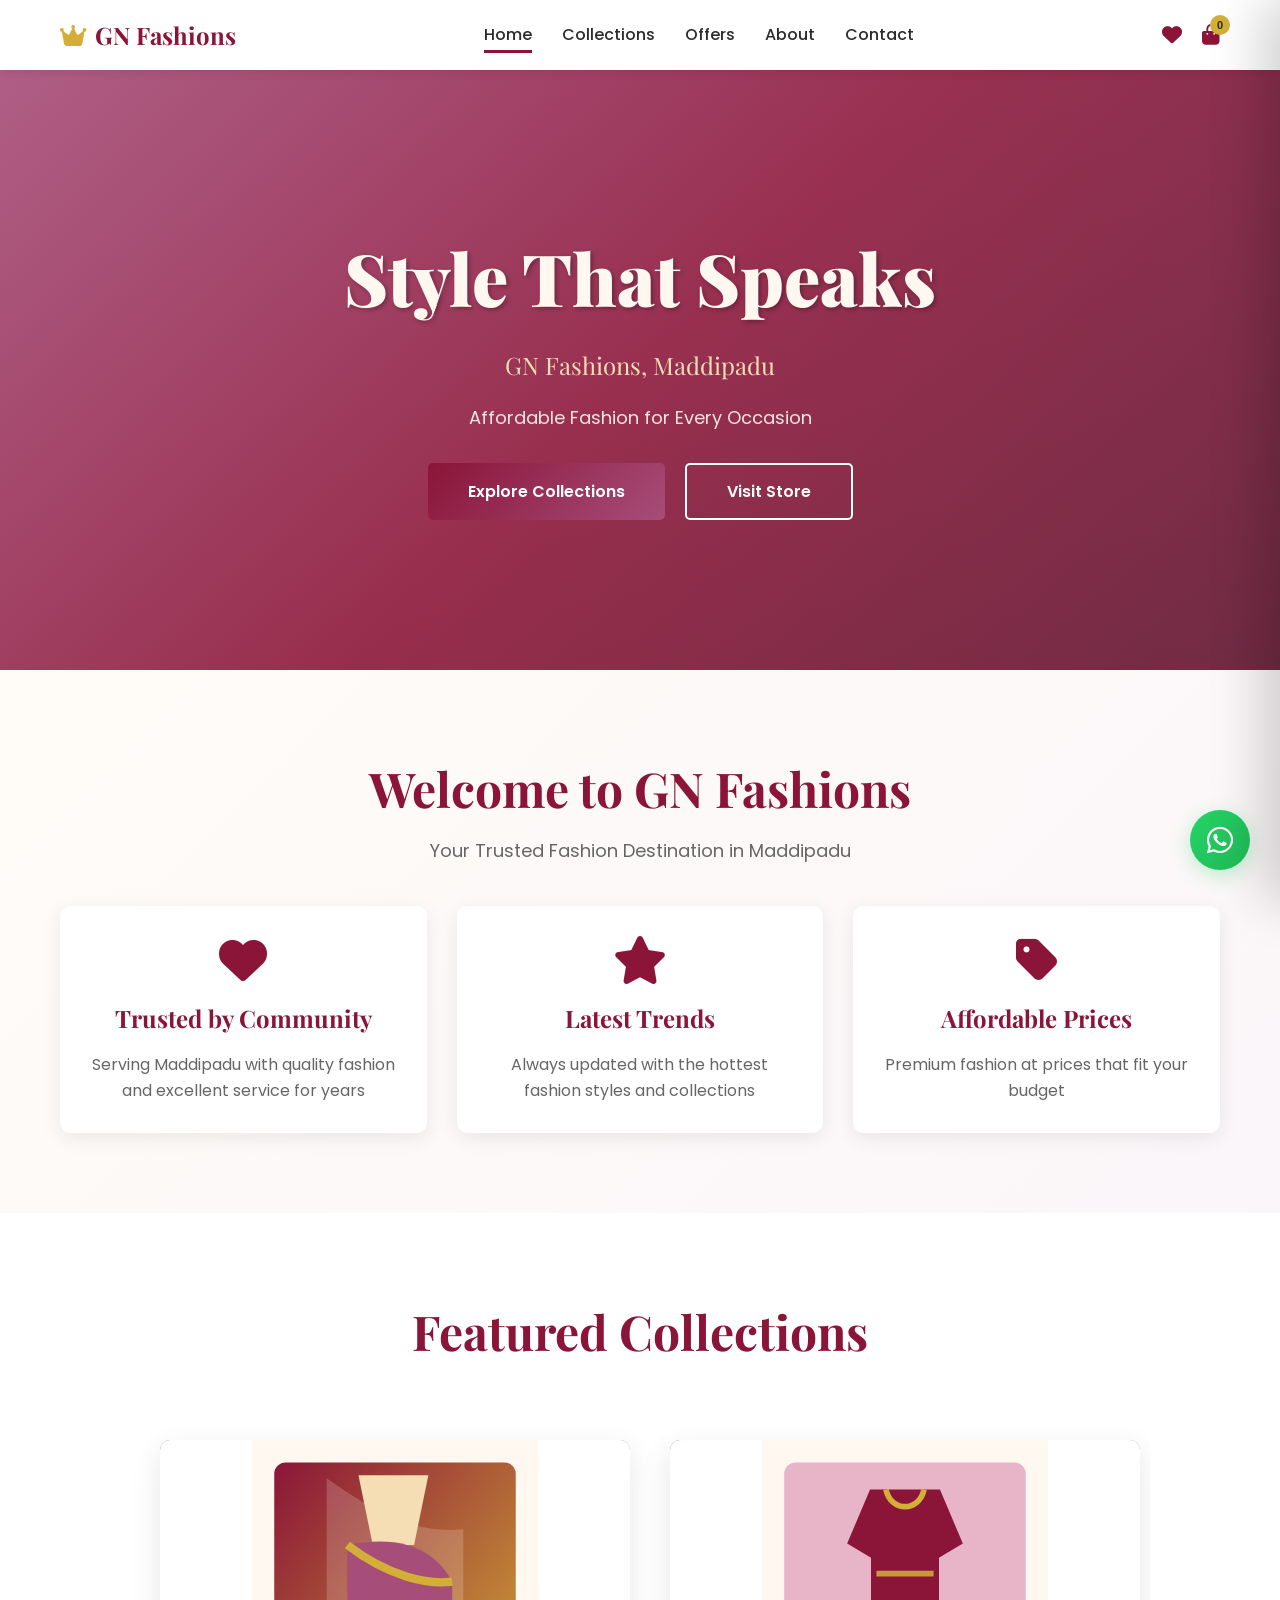
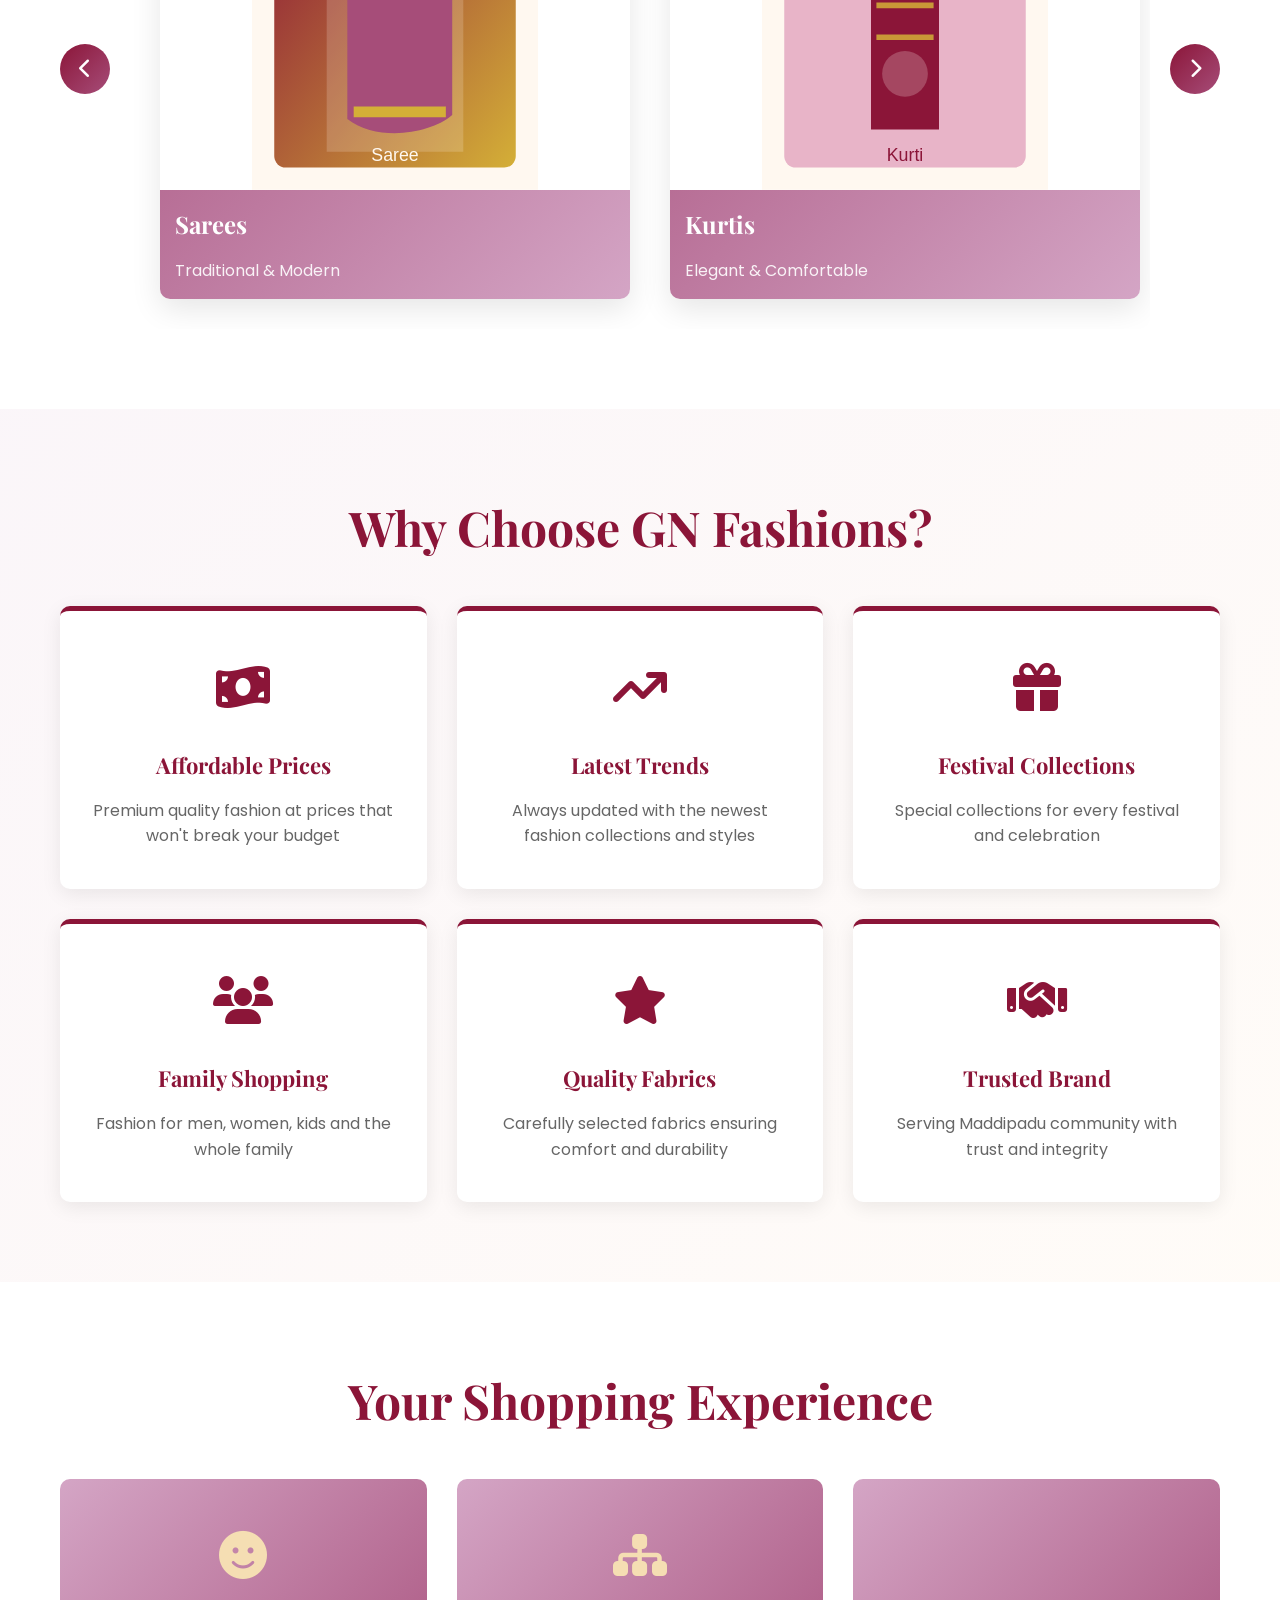
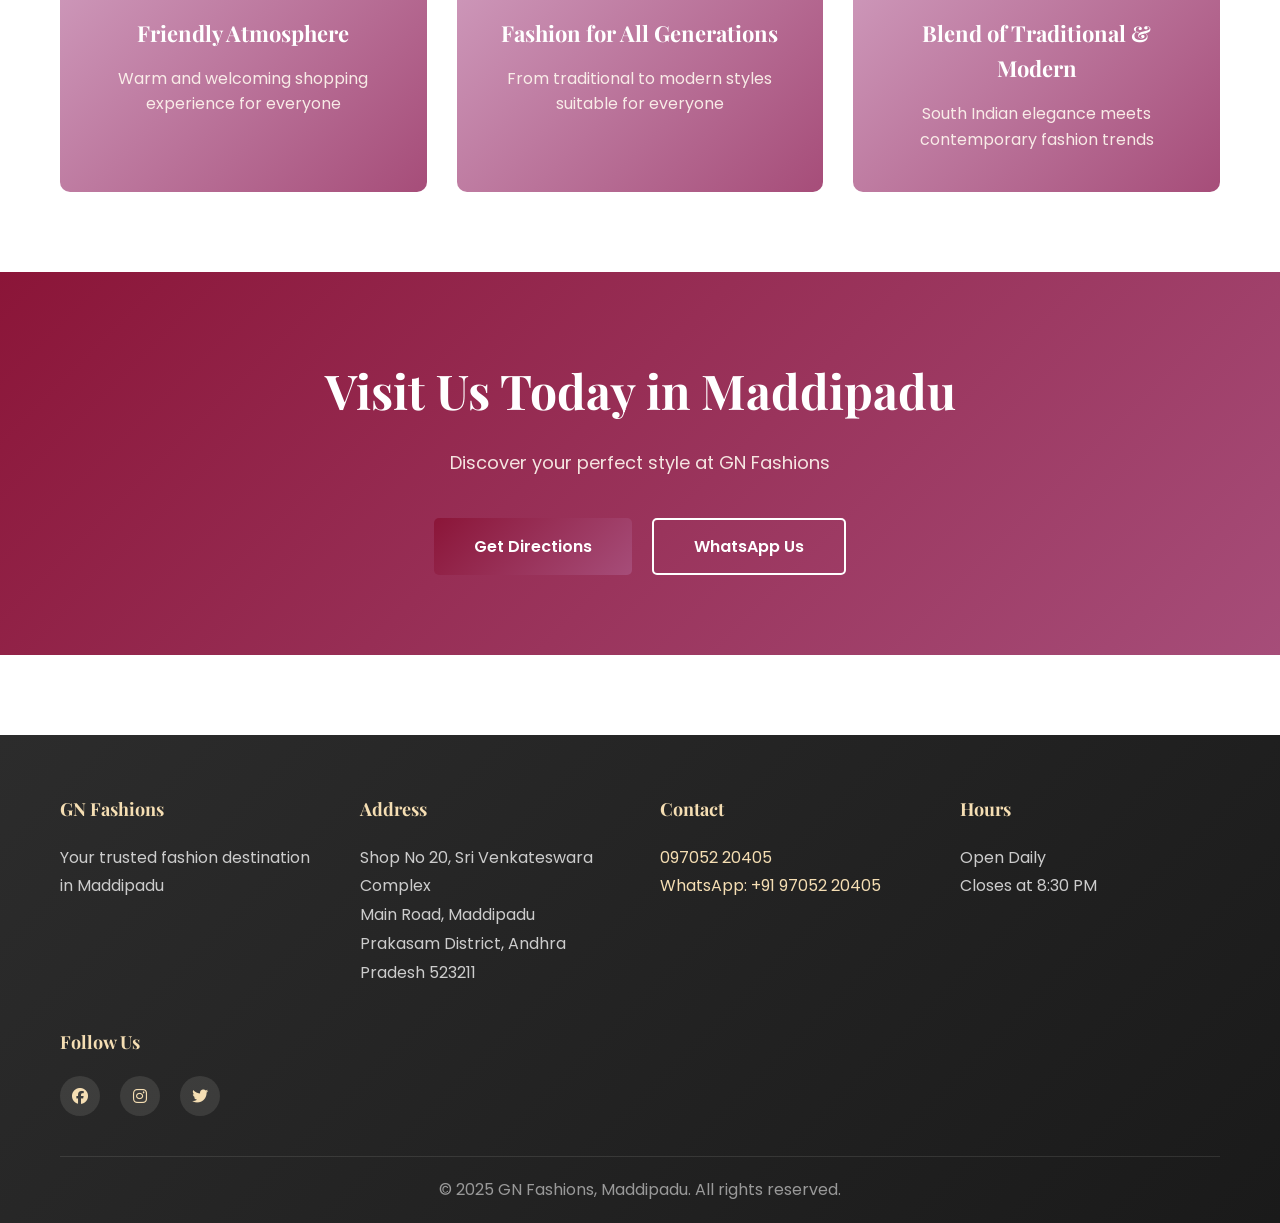
<file: index.html>
<!DOCTYPE html>
<html lang="en">
<head>
    <meta charset="UTF-8">
    <meta name="viewport" content="width=device-width, initial-scale=1.0">
    <meta name="description" content="GN Fashions - Trusted fashion destination in Maddipadu offering stylish and affordable clothing for men, women, and kids.">
    <meta name="keywords" content="clothing store Maddipadu, GN Fashions, fashion shop Andhra Pradesh, ethnic wear, saree shop">
    <meta name="author" content="GN Fashions">
    <title>GN Fashions - Stylish & Affordable Fashion in Maddipadu</title>
    <link rel="stylesheet" href="css/style.css">
    <link href="https://fonts.googleapis.com/css2?family=Playfair+Display:wght@400;700;900&family=Poppins:wght@300;400;500;600;700&display=swap" rel="stylesheet">
    <link rel="stylesheet" href="https://cdnjs.cloudflare.com/ajax/libs/font-awesome/6.4.0/css/all.min.css">
</head>
<body>
    <!-- Navigation -->
    <nav class="navbar" id="navbar">
        <div class="navbar-container">
            <div class="nav-logo">
                <i class="fas fa-crown"></i>
                <span>GN Fashions</span>
            </div>
            <div class="nav-menu" id="nav-menu">
                <a href="index.html" class="nav-link active">Home</a>
                <a href="collections.html" class="nav-link">Collections</a>
                <a href="offers.html" class="nav-link">Offers</a>
                <a href="about.html" class="nav-link">About</a>
                <a href="contact.html" class="nav-link">Contact</a>
            </div>
            <div class="nav-icons">
                <button class="nav-icon-btn">
                    <i class="fas fa-heart"></i>
                </button>
                <button class="nav-icon-btn">
                    <i class="fas fa-shopping-bag"></i>
                </button>
                <button class="hamburger" id="hamburger">
                    <span></span>
                    <span></span>
                    <span></span>
                </button>
            </div>
        </div>
    </nav>

    <!-- Hero Section -->
    <section class="hero">
        <div class="hero-content">
            <h1 class="hero-title">Style That Speaks</h1>
            <p class="hero-subtitle">GN Fashions, Maddipadu</p>
            <p class="hero-description">Affordable Fashion for Every Occasion</p>
            <div class="hero-buttons">
                <button class="btn btn-primary" onclick="scrollToSection('collections')">Explore Collections</button>
                <button class="btn btn-secondary"><a href="contact.html" style="text-decoration: none; color: inherit;">Visit Store</a></button>
            </div>
        </div>
        <div class="hero-overlay"></div>
    </section>

    <!-- Welcome Section -->
    <section class="welcome-section">
        <div class="container">
            <h2 class="section-title">Welcome to GN Fashions</h2>
            <p class="section-subtitle">Your Trusted Fashion Destination in Maddipadu</p>
            <div class="welcome-content">
                <div class="welcome-card">
                    <i class="fas fa-heart"></i>
                    <h3>Trusted by Community</h3>
                    <p>Serving Maddipadu with quality fashion and excellent service for years</p>
                </div>
                <div class="welcome-card">
                    <i class="fas fa-star"></i>
                    <h3>Latest Trends</h3>
                    <p>Always updated with the hottest fashion styles and collections</p>
                </div>
                <div class="welcome-card">
                    <i class="fas fa-tag"></i>
                    <h3>Affordable Prices</h3>
                    <p>Premium fashion at prices that fit your budget</p>
                </div>
            </div>
        </div>
    </section>

    <!-- Featured Collections Carousel -->
    <section class="featured-collections" id="collections">
        <div class="container">
            <h2 class="section-title">Featured Collections</h2>
            <div class="carousel-container">
                <button class="carousel-btn prev" onclick="prevSlide()">
                    <i class="fas fa-chevron-left"></i>
                </button>
                <div class="carousel">
                    <div class="carousel-inner" id="carousel-inner">
                        <div class="carousel-item">
                            <div class="collection-card">
                                <div class="collection-image sarees"></div>
                                <h3>Sarees</h3>
                                <p>Traditional & Modern</p>
                            </div>
                        </div>
                        <div class="carousel-item">
                            <div class="collection-card">
                                <div class="collection-image kurtis"></div>
                                <h3>Kurtis</h3>
                                <p>Elegant & Comfortable</p>
                            </div>
                        </div>
                        <div class="carousel-item">
                            <div class="collection-card">
                                <div class="collection-image lehengas"></div>
                                <h3>Lehengas</h3>
                                <p>Festive & Trendy</p>
                            </div>
                        </div>
                        <div class="carousel-item">
                            <div class="collection-card">
                                <div class="collection-image mens"></div>
                                <h3>Men's Fashion</h3>
                                <p>Shirts & Kurtas</p>
                            </div>
                        </div>
                        <div class="carousel-item">
                            <div class="collection-card">
                                <div class="collection-image kids"></div>
                                <h3>Kids Wear</h3>
                                <p>Colorful & Playful</p>
                            </div>
                        </div>
                        <div class="carousel-item">
                            <div class="collection-card">
                                <div class="collection-image festival"></div>
                                <h3>Festival Collection</h3>
                                <p>Festive Special</p>
                            </div>
                        </div>
                    </div>
                </div>
                <button class="carousel-btn next" onclick="nextSlide()">
                    <i class="fas fa-chevron-right"></i>
                </button>
            </div>
        </div>
    </section>

    <!-- Why Choose GN Fashions -->
    <section class="why-choose">
        <div class="container">
            <h2 class="section-title">Why Choose GN Fashions?</h2>
            <div class="features-grid">
                <div class="feature-card">
                    <div class="feature-icon">
                        <i class="fas fa-money-bill-wave"></i>
                    </div>
                    <h3>Affordable Prices</h3>
                    <p>Premium quality fashion at prices that won't break your budget</p>
                </div>
                <div class="feature-card">
                    <div class="feature-icon">
                        <i class="fas fa-arrow-trend-up"></i>
                    </div>
                    <h3>Latest Trends</h3>
                    <p>Always updated with the newest fashion collections and styles</p>
                </div>
                <div class="feature-card">
                    <div class="feature-icon">
                        <i class="fas fa-gift"></i>
                    </div>
                    <h3>Festival Collections</h3>
                    <p>Special collections for every festival and celebration</p>
                </div>
                <div class="feature-card">
                    <div class="feature-icon">
                        <i class="fas fa-users"></i>
                    </div>
                    <h3>Family Shopping</h3>
                    <p>Fashion for men, women, kids and the whole family</p>
                </div>
                <div class="feature-card">
                    <div class="feature-icon">
                        <i class="fas fa-star"></i>
                    </div>
                    <h3>Quality Fabrics</h3>
                    <p>Carefully selected fabrics ensuring comfort and durability</p>
                </div>
                <div class="feature-card">
                    <div class="feature-icon">
                        <i class="fas fa-handshake"></i>
                    </div>
                    <h3>Trusted Brand</h3>
                    <p>Serving Maddipadu community with trust and integrity</p>
                </div>
            </div>
        </div>
    </section>

    <!-- Customer Experience Section -->
    <section class="customer-experience">
        <div class="container">
            <h2 class="section-title">Your Shopping Experience</h2>
            <div class="experience-grid">
                <div class="experience-card">
                    <div class="exp-icon">
                        <i class="fas fa-smile"></i>
                    </div>
                    <h3>Friendly Atmosphere</h3>
                    <p>Warm and welcoming shopping experience for everyone</p>
                </div>
                <div class="experience-card">
                    <div class="exp-icon">
                        <i class="fas fa-sitemap"></i>
                    </div>
                    <h3>Fashion for All Generations</h3>
                    <p>From traditional to modern styles suitable for everyone</p>
                </div>
                <div class="experience-card">
                    <div class="exp-icon">
                        <i class="fas fa-blend"></i>
                    </div>
                    <h3>Blend of Traditional & Modern</h3>
                    <p>South Indian elegance meets contemporary fashion trends</p>
                </div>
            </div>
        </div>
    </section>

    <!-- CTA Section -->
    <section class="cta-section">
        <div class="container">
            <h2>Visit Us Today in Maddipadu</h2>
            <p>Discover your perfect style at GN Fashions</p>
            <div class="cta-buttons">
                <button class="btn btn-primary"><a href="contact.html" style="text-decoration: none; color: inherit;">Get Directions</a></button>
                <button class="btn btn-secondary"><a href="https://wa.me/9705220405" target="_blank" style="text-decoration: none; color: inherit;">WhatsApp Us</a></button>
            </div>
        </div>
    </section>

    <!-- Floating WhatsApp Button -->
    <a href="https://wa.me/9705220405" target="_blank" class="whatsapp-button" title="Chat with us on WhatsApp">
        <i class="fab fa-whatsapp"></i>
    </a>

    <!-- Footer -->
    <footer class="footer">
        <div class="container">
            <div class="footer-content">
                <div class="footer-section">
                    <h4>GN Fashions</h4>
                    <p>Your trusted fashion destination in Maddipadu</p>
                </div>
                <div class="footer-section">
                    <h4>Address</h4>
                    <p>Shop No 20, Sri Venkateswara Complex<br>Main Road, Maddipadu<br>Prakasam District, Andhra Pradesh 523211</p>
                </div>
                <div class="footer-section">
                    <h4>Contact</h4>
                    <p><a href="tel:097052204005">097052 20405</a></p>
                    <p><a href="https://wa.me/9705220405">WhatsApp: +91 97052 20405</a></p>
                </div>
                <div class="footer-section">
                    <h4>Hours</h4>
                    <p>Open Daily<br>Closes at 8:30 PM</p>
                </div>
                <div class="footer-section">
                    <h4>Follow Us</h4>
                    <div class="social-links">
                        <a href="#" title="Facebook"><i class="fab fa-facebook"></i></a>
                        <a href="#" title="Instagram"><i class="fab fa-instagram"></i></a>
                        <a href="#" title="Twitter"><i class="fab fa-twitter"></i></a>
                    </div>
                </div>
            </div>
            <div class="footer-bottom">
                <p>&copy; 2025 GN Fashions, Maddipadu. All rights reserved.</p>
            </div>
        </div>
    </footer>

    <script src="js/products-data.js"></script>
    <script src="js/main.js"></script>
</body>
</html>
</file>
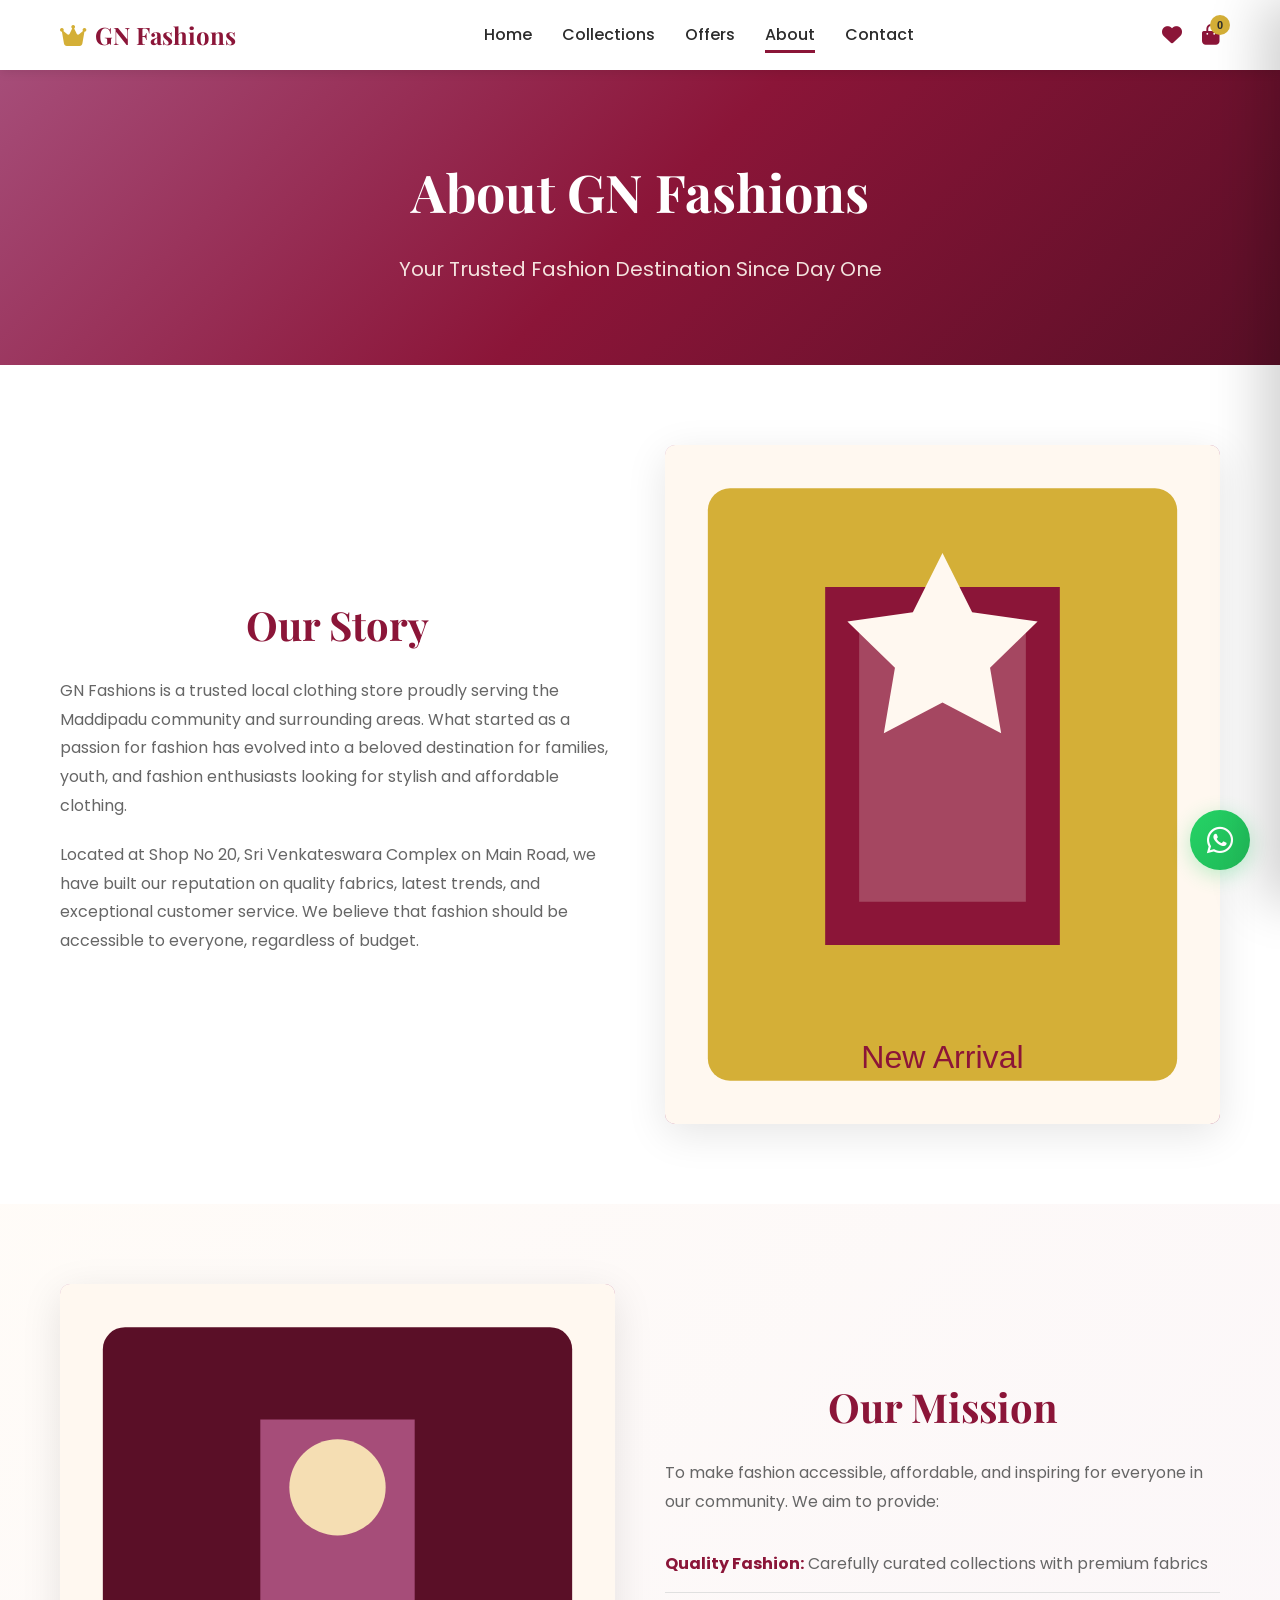
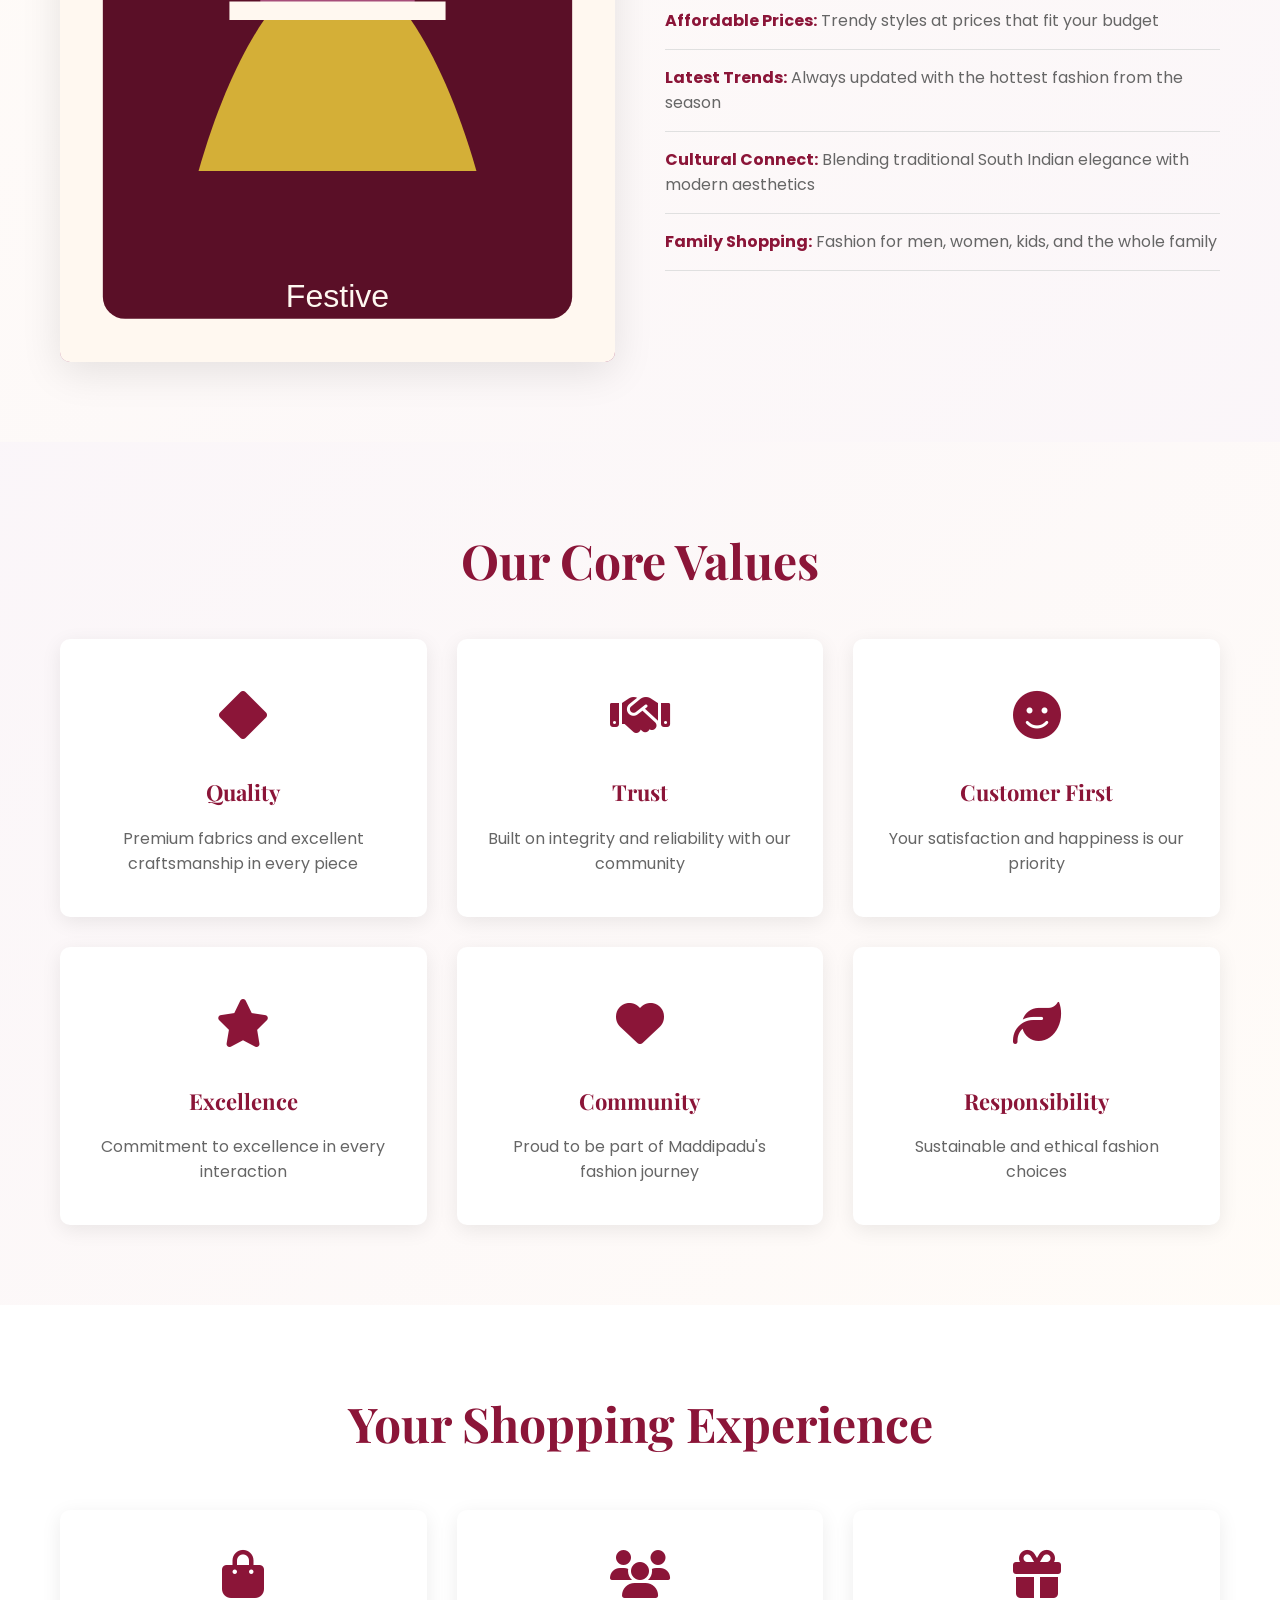
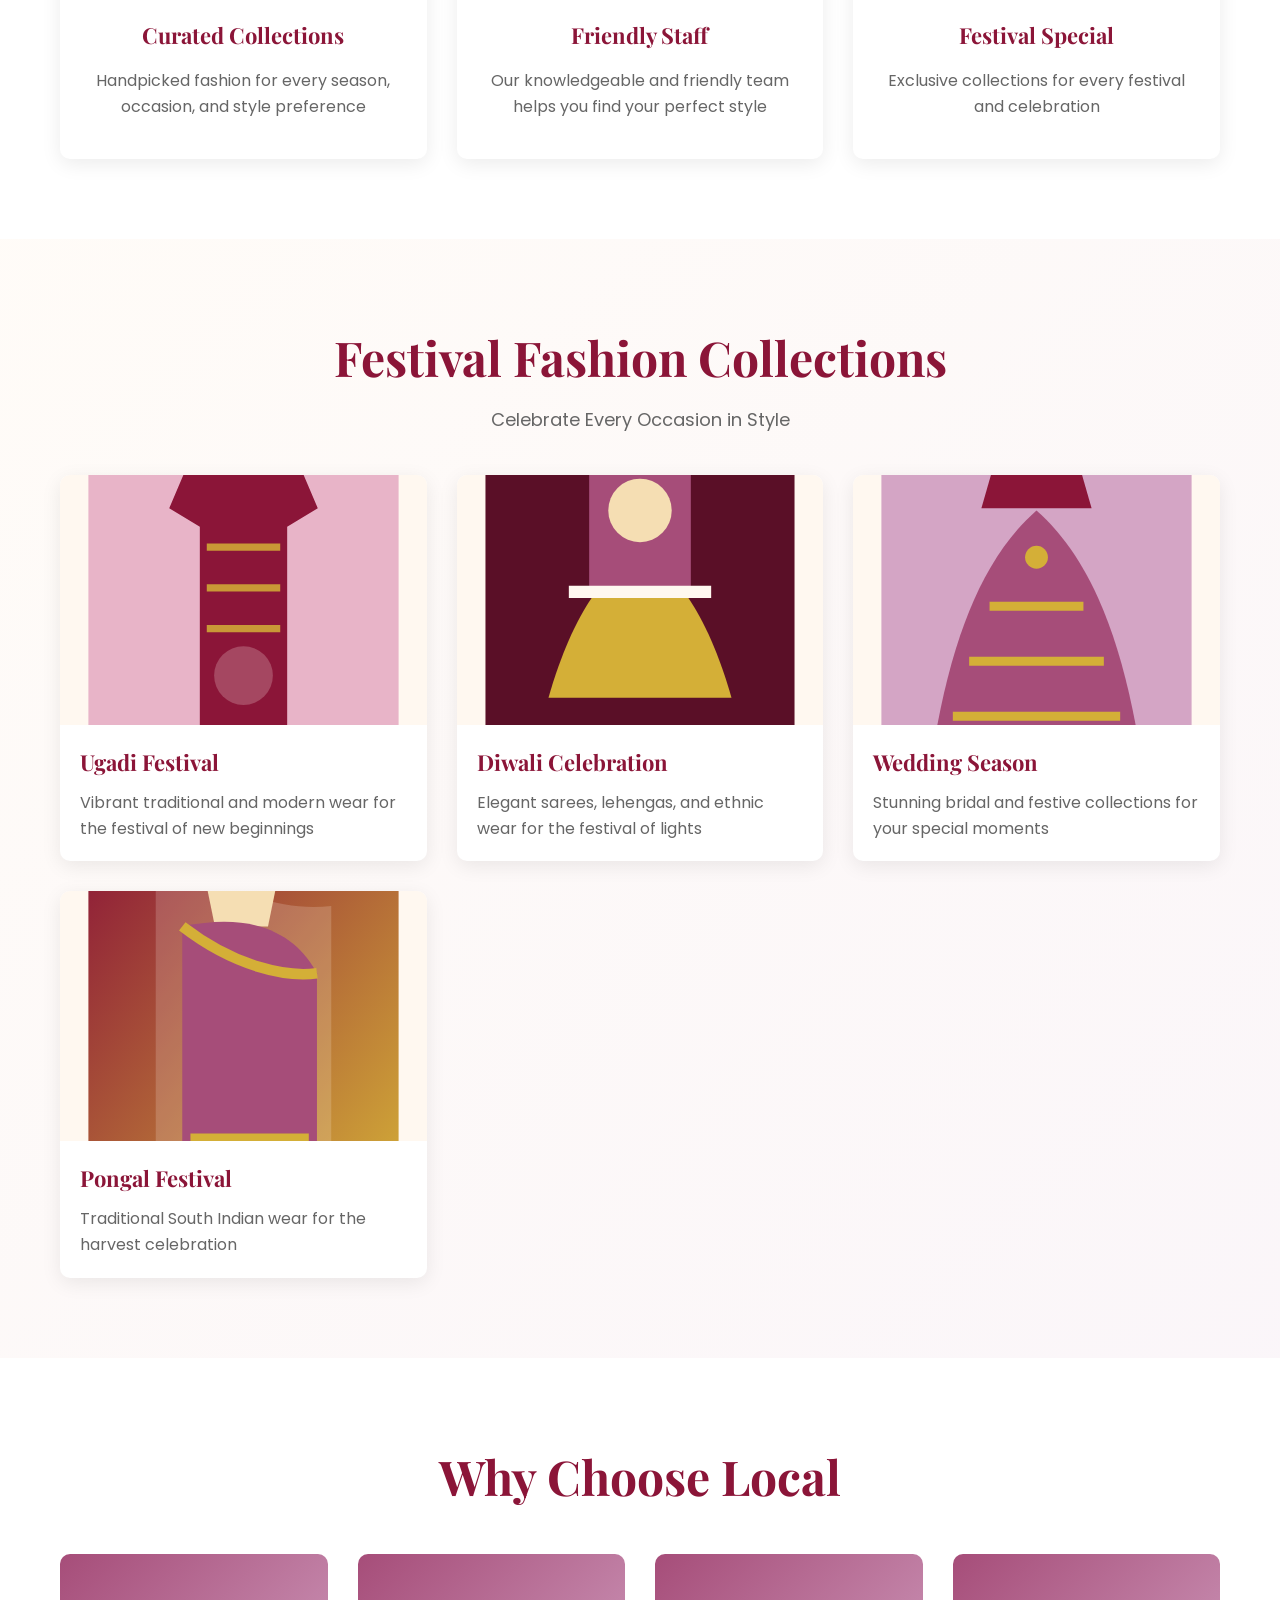
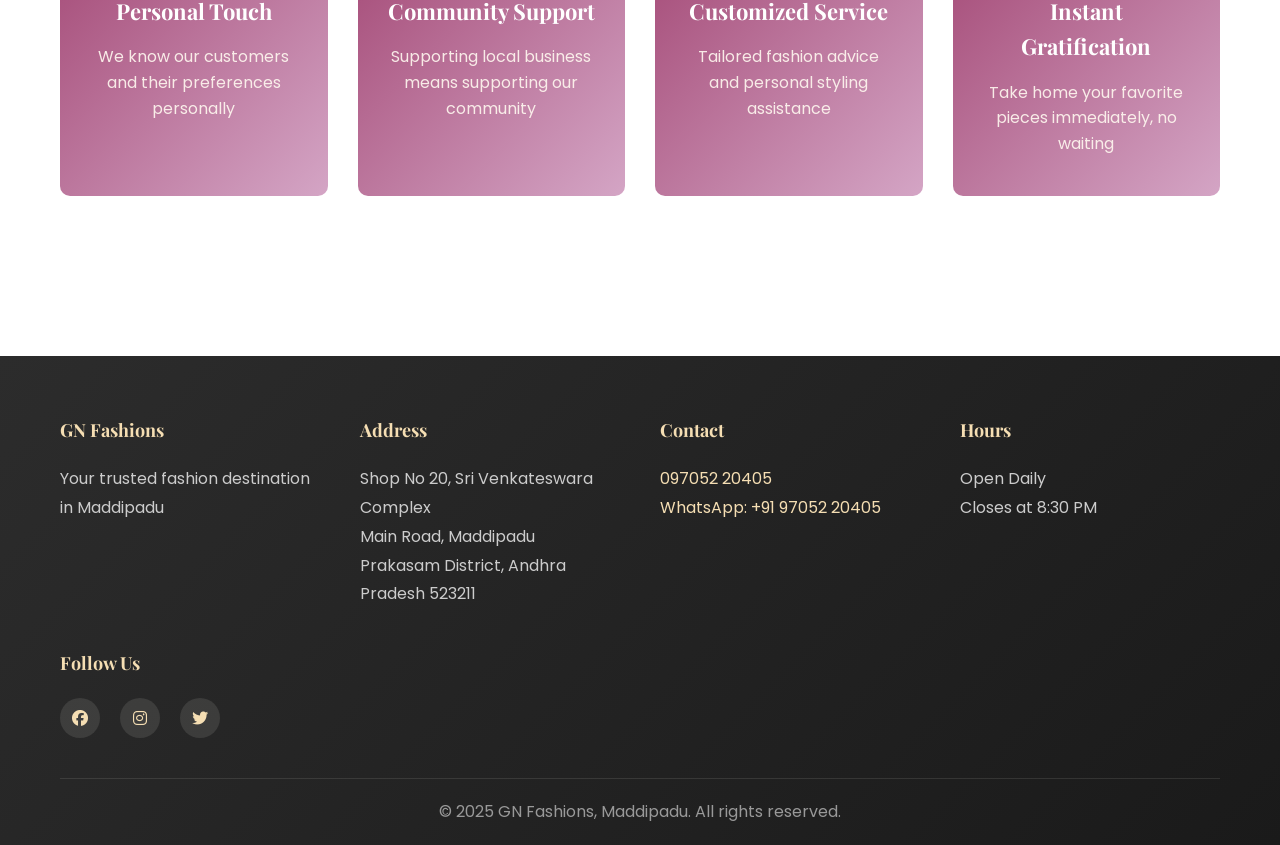
<file: about.html>
<!DOCTYPE html>
<html lang="en">
<head>
    <meta charset="UTF-8">
    <meta name="viewport" content="width=device-width, initial-scale=1.0">
    <meta name="description" content="About GN Fashions - A trusted local fashion destination in Maddipadu serving the community with quality and affordable clothing.">
    <meta name="keywords" content="GN Fashions about, fashion store Maddipadu, local fashion shop Andhra Pradesh">
    <title>About Us - GN Fashions</title>
    <link rel="stylesheet" href="css/style.css">
    <link href="https://fonts.googleapis.com/css2?family=Playfair+Display:wght@400;700;900&family=Poppins:wght@300;400;500;600;700&display=swap" rel="stylesheet">
    <link rel="stylesheet" href="https://cdnjs.cloudflare.com/ajax/libs/font-awesome/6.4.0/css/all.min.css">
</head>
<body>
    <!-- Navigation -->
    <nav class="navbar" id="navbar">
        <div class="navbar-container">
            <div class="nav-logo">
                <i class="fas fa-crown"></i>
                <span>GN Fashions</span>
            </div>
            <div class="nav-menu" id="nav-menu">
                <a href="index.html" class="nav-link">Home</a>
                <a href="collections.html" class="nav-link">Collections</a>
                <a href="offers.html" class="nav-link">Offers</a>
                <a href="about.html" class="nav-link active">About</a>
                <a href="contact.html" class="nav-link">Contact</a>
            </div>
            <div class="nav-icons">
                <button class="nav-icon-btn">
                    <i class="fas fa-heart"></i>
                </button>
                <button class="nav-icon-btn">
                    <i class="fas fa-shopping-bag"></i>
                </button>
                <button class="hamburger" id="hamburger">
                    <span></span>
                    <span></span>
                    <span></span>
                </button>
            </div>
        </div>
    </nav>

    <!-- Page Header -->
    <section class="page-header">
        <h1>About GN Fashions</h1>
        <p>Your Trusted Fashion Destination Since Day One</p>
    </section>

    <!-- Our Story Section -->
    <section class="about-section">
        <div class="container">
            <div class="about-content">
                <div class="about-text">
                    <h2 class="section-title">Our Story</h2>
                    <p>GN Fashions is a trusted local clothing store proudly serving the Maddipadu community and surrounding areas. What started as a passion for fashion has evolved into a beloved destination for families, youth, and fashion enthusiasts looking for stylish and affordable clothing.</p>
                    <p>Located at Shop No 20, Sri Venkateswara Complex on Main Road, we have built our reputation on quality fabrics, latest trends, and exceptional customer service. We believe that fashion should be accessible to everyone, regardless of budget.</p>
                </div>
                <div class="about-image placeholder-image">
                    <img src="images/products/new-arrival.svg" alt="GN Fashions boutique clothing display" loading="lazy">
                </div>
            </div>
        </div>
    </section>

    <!-- Our Mission Section -->
    <section class="about-section alternate">
        <div class="container">
            <div class="about-content">
                <div class="about-image placeholder-image">
                    <img src="images/products/festival.svg" alt="Festival fashion shopping collection" loading="lazy">
                </div>
                <div class="about-text">
                    <h2 class="section-title">Our Mission</h2>
                    <p>To make fashion accessible, affordable, and inspiring for everyone in our community. We aim to provide:</p>
                    <ul class="mission-list">
                        <li><strong>Quality Fashion:</strong> Carefully curated collections with premium fabrics</li>
                        <li><strong>Affordable Prices:</strong> Trendy styles at prices that fit your budget</li>
                        <li><strong>Latest Trends:</strong> Always updated with the hottest fashion from the season</li>
                        <li><strong>Cultural Connect:</strong> Blending traditional South Indian elegance with modern aesthetics</li>
                        <li><strong>Family Shopping:</strong> Fashion for men, women, kids, and the whole family</li>
                    </ul>
                </div>
            </div>
        </div>
    </section>

    <!-- Our Values Section -->
    <section class="values-section">
        <div class="container">
            <h2 class="section-title">Our Core Values</h2>
            <div class="values-grid">
                <div class="value-card">
                    <div class="value-icon">
                        <i class="fas fa-diamond"></i>
                    </div>
                    <h3>Quality</h3>
                    <p>Premium fabrics and excellent craftsmanship in every piece</p>
                </div>
                <div class="value-card">
                    <div class="value-icon">
                        <i class="fas fa-handshake"></i>
                    </div>
                    <h3>Trust</h3>
                    <p>Built on integrity and reliability with our community</p>
                </div>
                <div class="value-card">
                    <div class="value-icon">
                        <i class="fas fa-smile"></i>
                    </div>
                    <h3>Customer First</h3>
                    <p>Your satisfaction and happiness is our priority</p>
                </div>
                <div class="value-card">
                    <div class="value-icon">
                        <i class="fas fa-star"></i>
                    </div>
                    <h3>Excellence</h3>
                    <p>Commitment to excellence in every interaction</p>
                </div>
                <div class="value-card">
                    <div class="value-icon">
                        <i class="fas fa-heart"></i>
                    </div>
                    <h3>Community</h3>
                    <p>Proud to be part of Maddipadu's fashion journey</p>
                </div>
                <div class="value-card">
                    <div class="value-icon">
                        <i class="fas fa-leaf"></i>
                    </div>
                    <h3>Responsibility</h3>
                    <p>Sustainable and ethical fashion choices</p>
                </div>
            </div>
        </div>
    </section>

    <!-- Store Experience Section -->
    <section class="about-section">
        <div class="container">
            <h2 class="section-title" style="text-align: center; margin-bottom: 3rem;">Your Shopping Experience</h2>
            <div class="experience-highlight">
                <div class="highlight-item">
                    <i class="fas fa-shopping-bag"></i>
                    <h3>Curated Collections</h3>
                    <p>Handpicked fashion for every season, occasion, and style preference</p>
                </div>
                <div class="highlight-item">
                    <i class="fas fa-users"></i>
                    <h3>Friendly Staff</h3>
                    <p>Our knowledgeable and friendly team helps you find your perfect style</p>
                </div>
                <div class="highlight-item">
                    <i class="fas fa-gift"></i>
                    <h3>Festival Special</h3>
                    <p>Exclusive collections for every festival and celebration</p>
                </div>
            </div>
        </div>
    </section>

    <!-- Festival Collections Highlight -->
    <section class="festival-highlight">
        <div class="container">
            <h2 class="section-title">Festival Fashion Collections</h2>
            <p class="section-subtitle">Celebrate Every Occasion in Style</p>
            <div class="festival-grid">
                <div class="festival-card">
                    <div class="festival-image ugadi"></div>
                    <h3>Ugadi Festival</h3>
                    <p>Vibrant traditional and modern wear for the festival of new beginnings</p>
                </div>
                <div class="festival-card">
                    <div class="festival-image diwali"></div>
                    <h3>Diwali Celebration</h3>
                    <p>Elegant sarees, lehengas, and ethnic wear for the festival of lights</p>
                </div>
                <div class="festival-card">
                    <div class="festival-image wedding"></div>
                    <h3>Wedding Season</h3>
                    <p>Stunning bridal and festive collections for your special moments</p>
                </div>
                <div class="festival-card">
                    <div class="festival-image pongal"></div>
                    <h3>Pongal Festival</h3>
                    <p>Traditional South Indian wear for the harvest celebration</p>
                </div>
            </div>
        </div>
    </section>

    <!-- Why Local Section -->
    <section class="why-local-section">
        <div class="container">
            <h2 class="section-title">Why Choose Local</h2>
            <div class="local-benefits">
                <div class="benefit">
                    <h3>Personal Touch</h3>
                    <p>We know our customers and their preferences personally</p>
                </div>
                <div class="benefit">
                    <h3>Community Support</h3>
                    <p>Supporting local business means supporting our community</p>
                </div>
                <div class="benefit">
                    <h3>Customized Service</h3>
                    <p>Tailored fashion advice and personal styling assistance</p>
                </div>
                <div class="benefit">
                    <h3>Instant Gratification</h3>
                    <p>Take home your favorite pieces immediately, no waiting</p>
                </div>
            </div>
        </div>
    </section>

    <!-- Floating WhatsApp Button -->
    <a href="https://wa.me/9705220405" target="_blank" class="whatsapp-button" title="Chat with us on WhatsApp">
        <i class="fab fa-whatsapp"></i>
    </a>

    <!-- Footer -->
    <footer class="footer">
        <div class="container">
            <div class="footer-content">
                <div class="footer-section">
                    <h4>GN Fashions</h4>
                    <p>Your trusted fashion destination in Maddipadu</p>
                </div>
                <div class="footer-section">
                    <h4>Address</h4>
                    <p>Shop No 20, Sri Venkateswara Complex<br>Main Road, Maddipadu<br>Prakasam District, Andhra Pradesh 523211</p>
                </div>
                <div class="footer-section">
                    <h4>Contact</h4>
                    <p><a href="tel:097052204005">097052 20405</a></p>
                    <p><a href="https://wa.me/9705220405">WhatsApp: +91 97052 20405</a></p>
                </div>
                <div class="footer-section">
                    <h4>Hours</h4>
                    <p>Open Daily<br>Closes at 8:30 PM</p>
                </div>
                <div class="footer-section">
                    <h4>Follow Us</h4>
                    <div class="social-links">
                        <a href="#" title="Facebook"><i class="fab fa-facebook"></i></a>
                        <a href="#" title="Instagram"><i class="fab fa-instagram"></i></a>
                        <a href="#" title="Twitter"><i class="fab fa-twitter"></i></a>
                    </div>
                </div>
            </div>
            <div class="footer-bottom">
                <p>&copy; 2025 GN Fashions, Maddipadu. All rights reserved.</p>
            </div>
        </div>
    </footer>

    <script src="js/products-data.js"></script>
    <script src="js/main.js"></script>
</body>
</html>
</file>
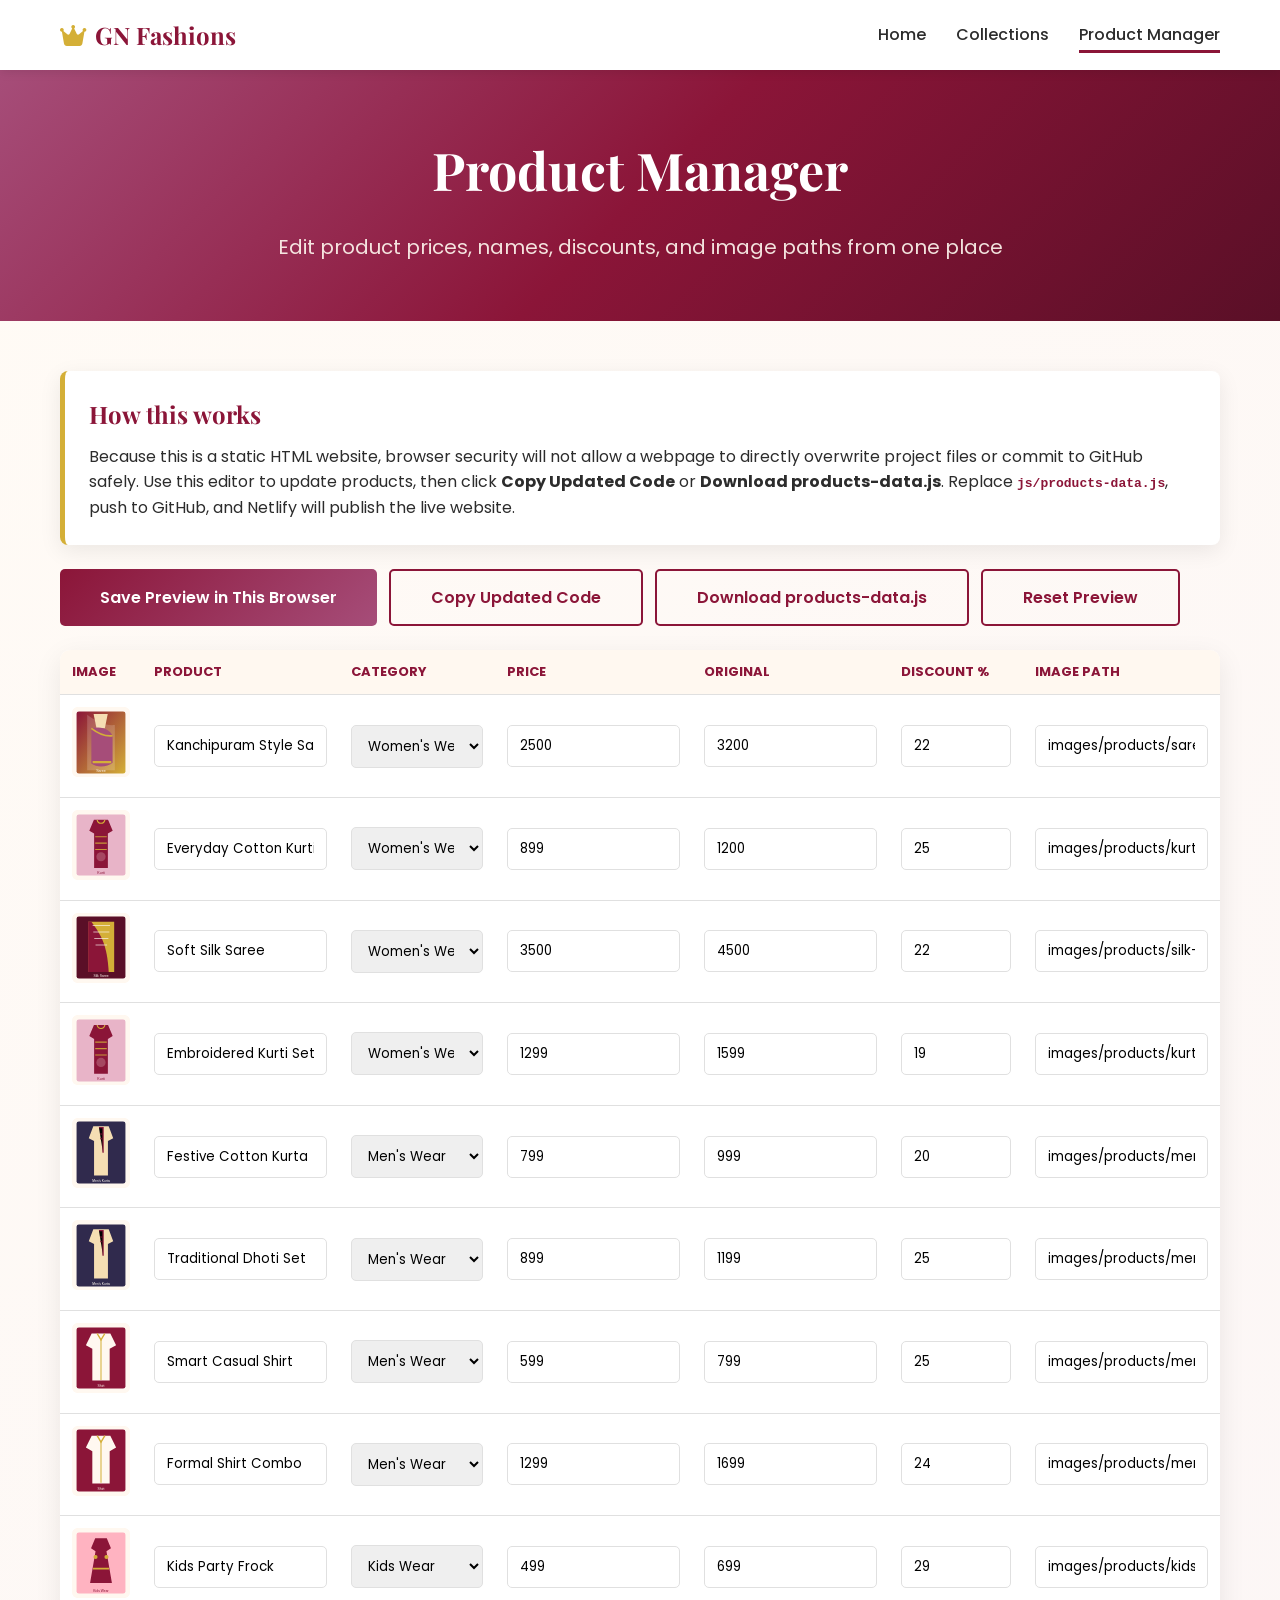
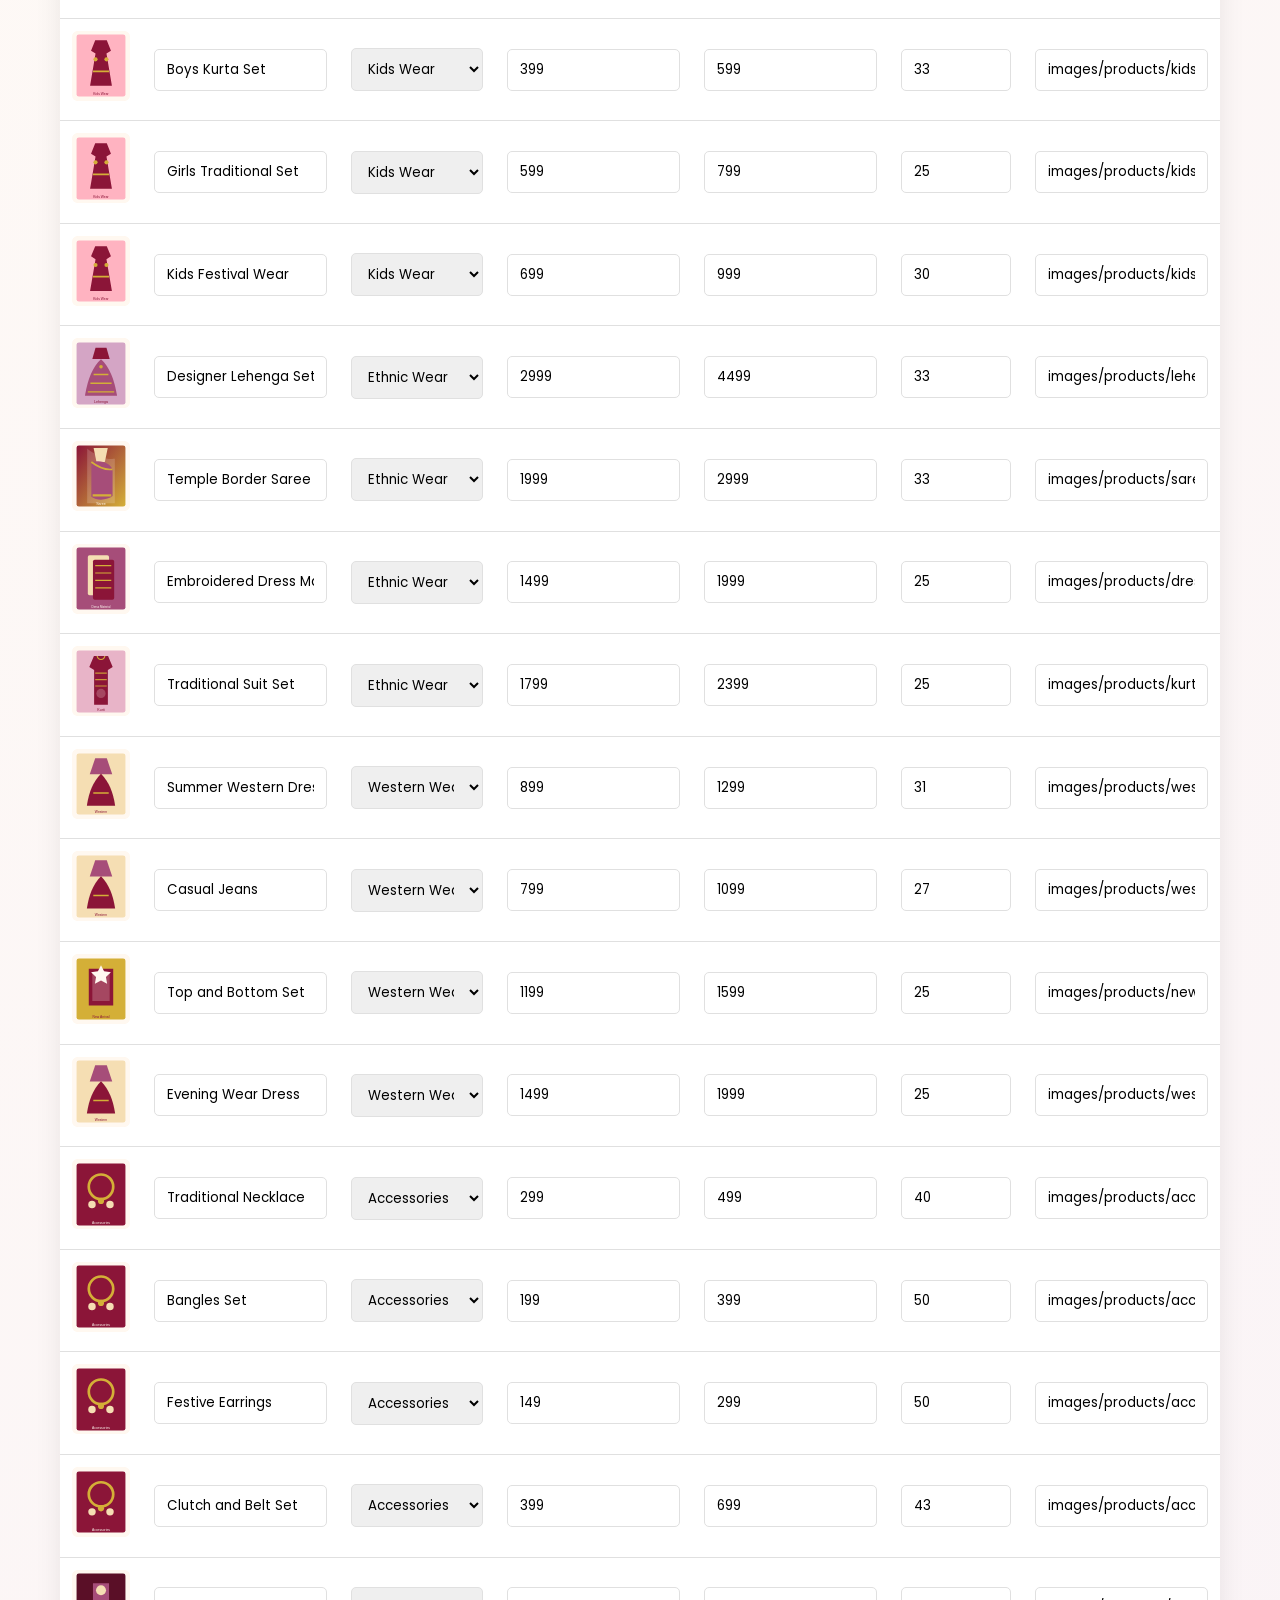
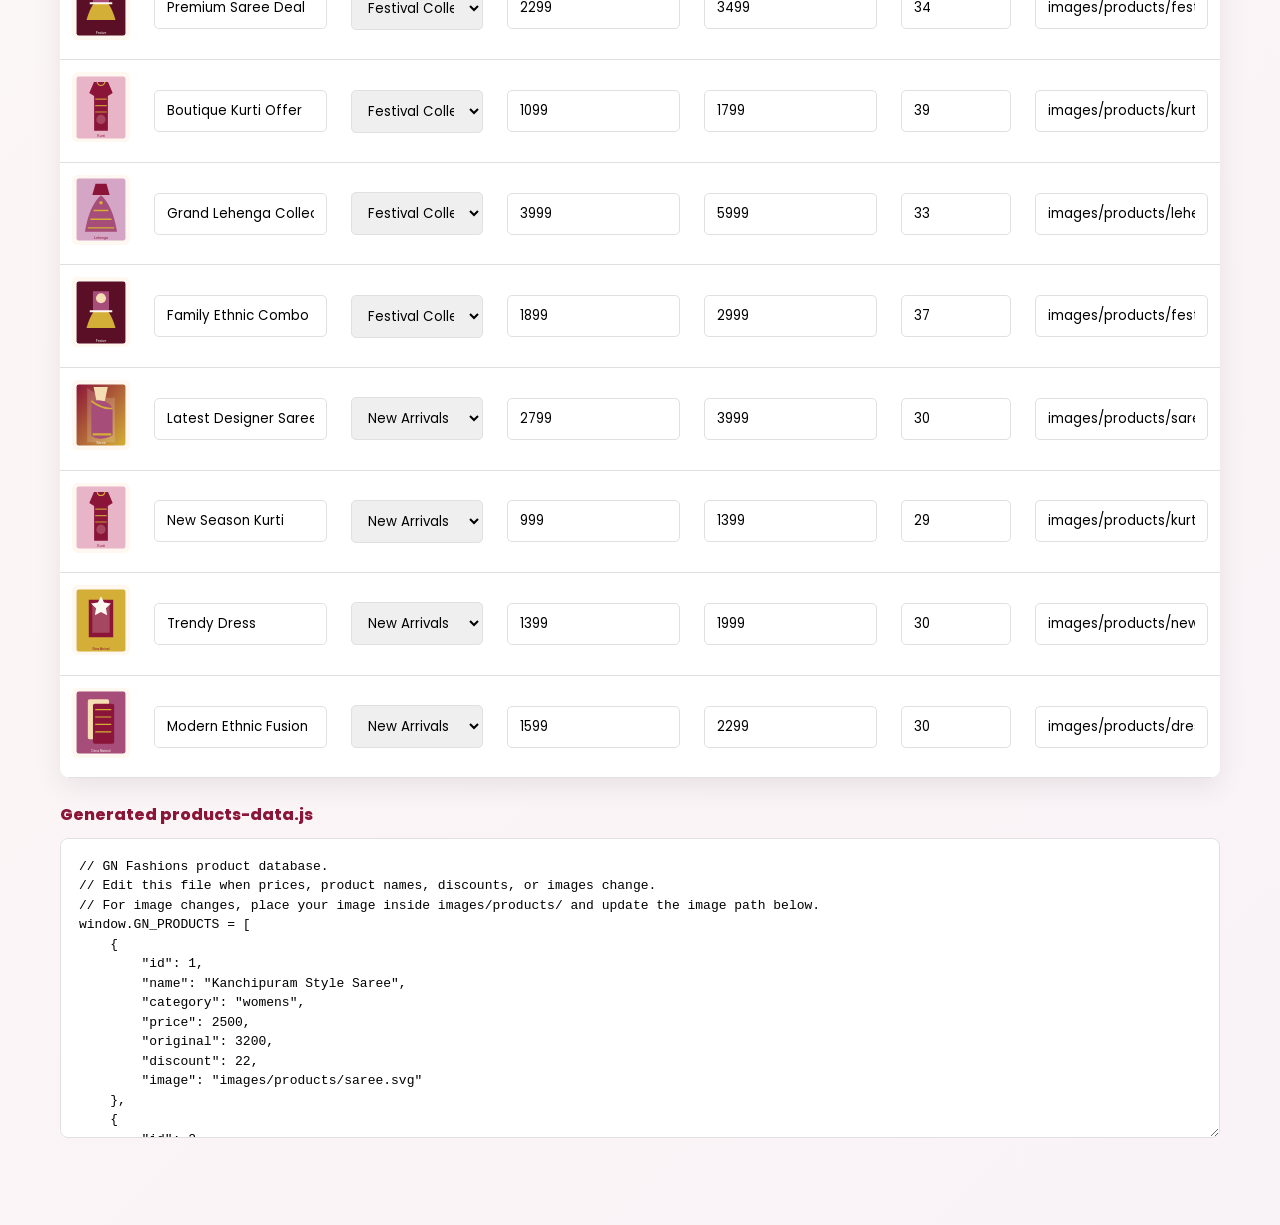
<file: admin-products.html>
<!DOCTYPE html>
<html lang="en">
<head>
    <meta charset="UTF-8">
    <meta name="viewport" content="width=device-width, initial-scale=1.0">
    <title>Product Manager - GN Fashions</title>
    <link rel="stylesheet" href="css/style.css">
    <link href="https://fonts.googleapis.com/css2?family=Playfair+Display:wght@400;700;900&family=Poppins:wght@300;400;500;600;700&display=swap" rel="stylesheet">
    <link rel="stylesheet" href="https://cdnjs.cloudflare.com/ajax/libs/font-awesome/6.4.0/css/all.min.css">
</head>
<body>
    <nav class="navbar" id="navbar">
        <div class="navbar-container">
            <a class="nav-logo" href="index.html">
                <i class="fas fa-crown"></i>
                <span>GN Fashions</span>
            </a>
            <div class="nav-menu active-admin">
                <a href="index.html" class="nav-link">Home</a>
                <a href="collections.html" class="nav-link">Collections</a>
                <a href="admin-products.html" class="nav-link active">Product Manager</a>
            </div>
        </div>
    </nav>

    <section class="page-header admin-header">
        <h1>Product Manager</h1>
        <p>Edit product prices, names, discounts, and image paths from one place</p>
    </section>

    <main class="admin-products-section">
        <div class="container">
            <div class="admin-note">
                <h2>How this works</h2>
                <p>Because this is a static HTML website, browser security will not allow a webpage to directly overwrite project files or commit to GitHub safely. Use this editor to update products, then click <strong>Copy Updated Code</strong> or <strong>Download products-data.js</strong>. Replace <code>js/products-data.js</code>, push to GitHub, and Netlify will publish the live website.</p>
            </div>

            <div class="admin-actions">
                <button class="btn btn-primary" type="button" onclick="saveAdminPreview()">Save Preview in This Browser</button>
                <button class="btn btn-secondary admin-secondary" type="button" onclick="copyProductsCode()">Copy Updated Code</button>
                <button class="btn btn-secondary admin-secondary" type="button" onclick="downloadProductsFile()">Download products-data.js</button>
                <button class="btn btn-secondary admin-secondary" type="button" onclick="resetAdminPreview()">Reset Preview</button>
            </div>

            <div class="admin-table-wrap">
                <table class="products-admin-table">
                    <thead>
                        <tr>
                            <th>Image</th>
                            <th>Product</th>
                            <th>Category</th>
                            <th>Price</th>
                            <th>Original</th>
                            <th>Discount %</th>
                            <th>Image Path</th>
                        </tr>
                    </thead>
                    <tbody id="admin-products-body"></tbody>
                </table>
            </div>

            <label class="generated-code-label" for="generated-products-code">Generated products-data.js</label>
            <textarea id="generated-products-code" class="generated-products-code" readonly></textarea>
        </div>
    </main>

    <script src="js/products-data.js"></script>
    <script>
        const categoryOptions = {
            womens: "Women's Wear",
            mens: "Men's Wear",
            kids: 'Kids Wear',
            ethnic: 'Ethnic Wear',
            western: 'Western Wear',
            accessories: 'Accessories',
            festival: 'Festival Collection',
            new: 'New Arrivals'
        };

        let adminProducts = JSON.parse(localStorage.getItem('gnAdminProductsPreview') || 'null') || JSON.parse(JSON.stringify(window.GN_PRODUCTS));

        function renderAdminProducts() {
            const body = document.getElementById('admin-products-body');
            body.innerHTML = adminProducts.map(product => `
                <tr>
                    <td><img src="${product.image}" alt="${product.name}" class="admin-product-thumb"></td>
                    <td><input value="${escapeHtml(product.name)}" data-id="${product.id}" data-field="name"></td>
                    <td>
                        <select data-id="${product.id}" data-field="category">
                            ${Object.entries(categoryOptions).map(([value, label]) => `<option value="${value}" ${product.category === value ? 'selected' : ''}>${label}</option>`).join('')}
                        </select>
                    </td>
                    <td><input type="number" min="0" value="${product.price}" data-id="${product.id}" data-field="price"></td>
                    <td><input type="number" min="0" value="${product.original}" data-id="${product.id}" data-field="original"></td>
                    <td><input type="number" min="0" max="90" value="${product.discount}" data-id="${product.id}" data-field="discount"></td>
                    <td><input value="${escapeHtml(product.image)}" data-id="${product.id}" data-field="image"></td>
                </tr>
            `).join('');

            body.querySelectorAll('input, select').forEach(input => {
                input.addEventListener('input', updateProductFromInput);
                input.addEventListener('change', updateProductFromInput);
            });

            updateGeneratedCode();
        }

        function updateProductFromInput(event) {
            const id = Number(event.target.dataset.id);
            const field = event.target.dataset.field;
            const product = adminProducts.find(item => item.id === id);
            if (!product) return;
            product[field] = ['price', 'original', 'discount'].includes(field)
                ? Number(event.target.value || 0)
                : event.target.value;
            updateGeneratedCode();
        }

        function productsCode() {
            return `// GN Fashions product database.
// Edit this file when prices, product names, discounts, or images change.
// For image changes, place your image inside images/products/ and update the image path below.
window.GN_PRODUCTS = ${JSON.stringify(adminProducts, null, 4)};`;
        }

        function updateGeneratedCode() {
            document.getElementById('generated-products-code').value = productsCode();
        }

        function saveAdminPreview() {
            localStorage.setItem('gnAdminProductsPreview', JSON.stringify(adminProducts));
            alert('Preview saved in this browser. To update the live website, copy or download products-data.js and upload it to GitHub.');
        }

        function resetAdminPreview() {
            localStorage.removeItem('gnAdminProductsPreview');
            adminProducts = JSON.parse(JSON.stringify(window.GN_PRODUCTS));
            renderAdminProducts();
        }

        async function copyProductsCode() {
            const code = productsCode();
            try {
                await navigator.clipboard.writeText(code);
                alert('Updated products-data.js code copied.');
            } catch (error) {
                document.getElementById('generated-products-code').select();
                alert('Copy blocked by browser. The code is selected now; press Ctrl+C.');
            }
        }

        function downloadProductsFile() {
            const blob = new Blob([productsCode()], { type: 'application/javascript' });
            const url = URL.createObjectURL(blob);
            const link = document.createElement('a');
            link.href = url;
            link.download = 'products-data.js';
            link.click();
            URL.revokeObjectURL(url);
        }

        function escapeHtml(value) {
            return String(value).replace(/[&<>"']/g, char => ({
                '&': '&amp;',
                '<': '&lt;',
                '>': '&gt;',
                '"': '&quot;',
                "'": '&#039;'
            }[char]));
        }

        renderAdminProducts();
    </script>
</body>
</html>
</file>
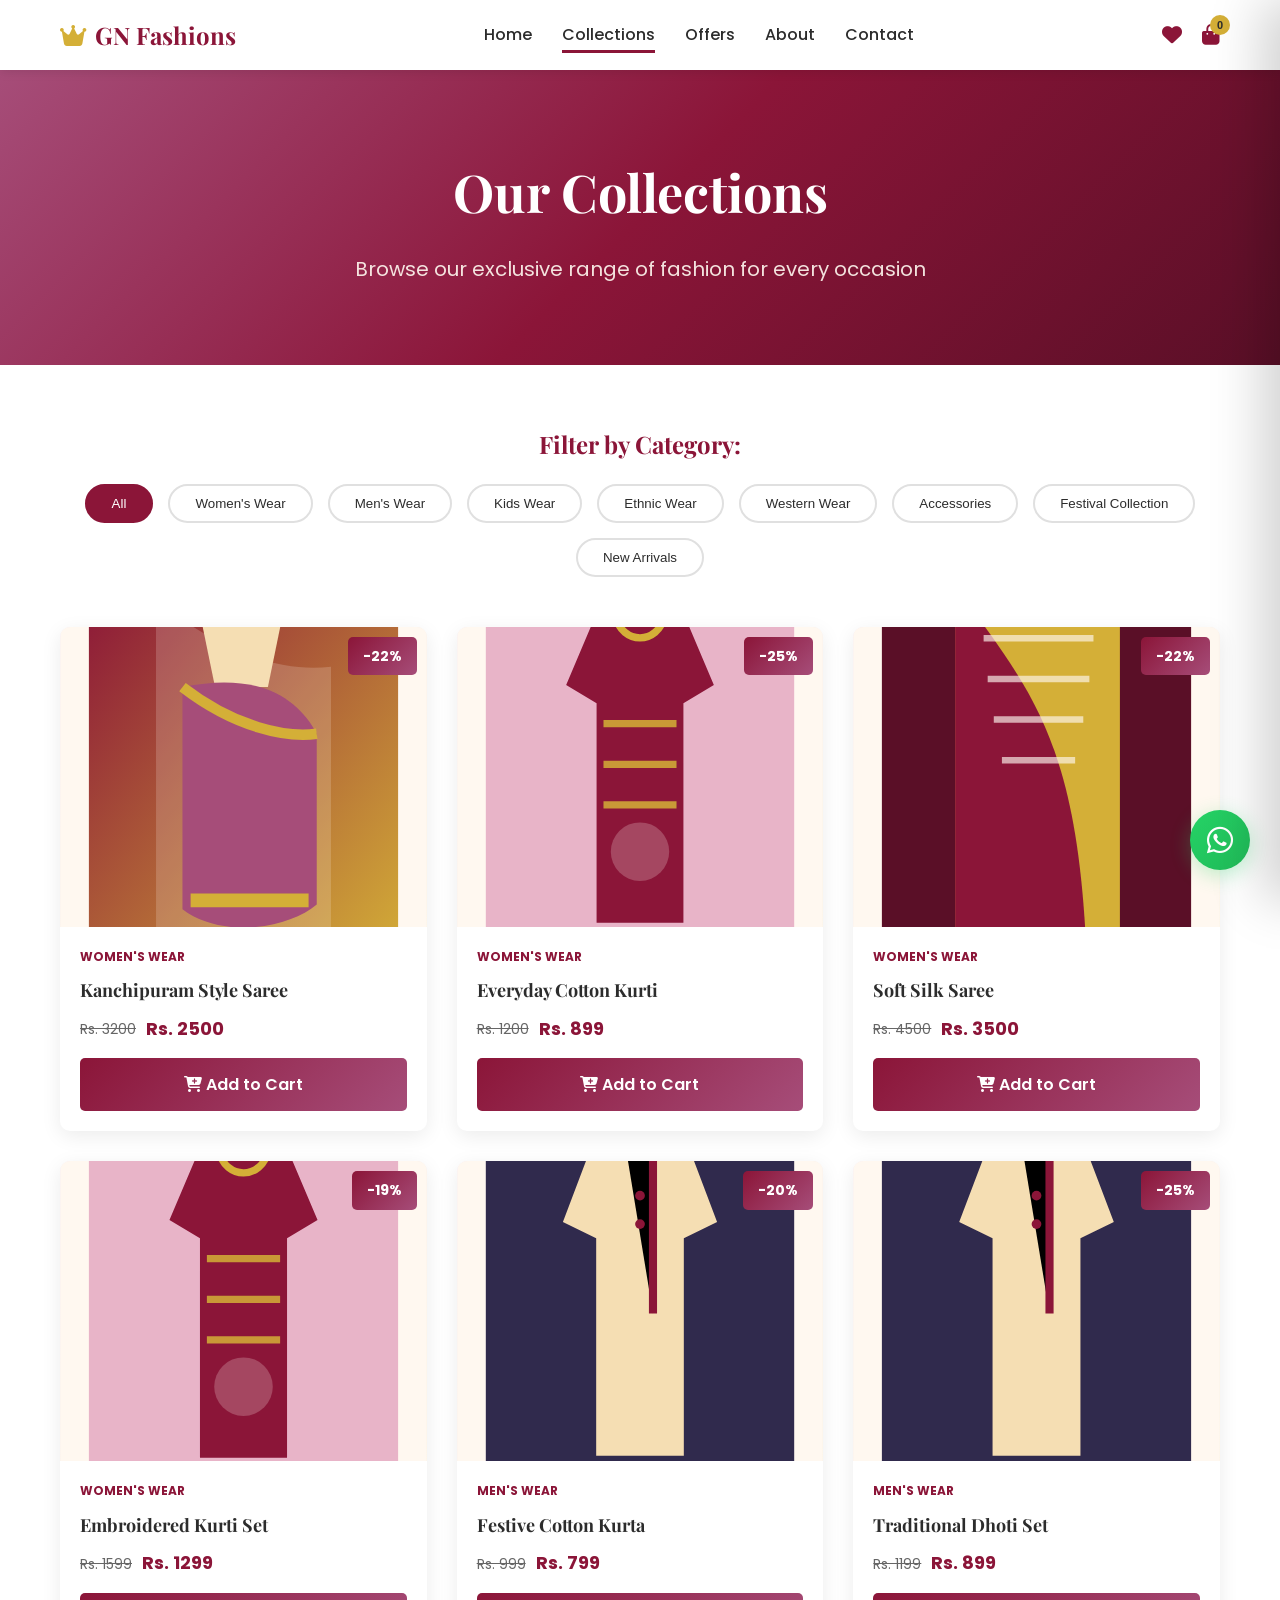
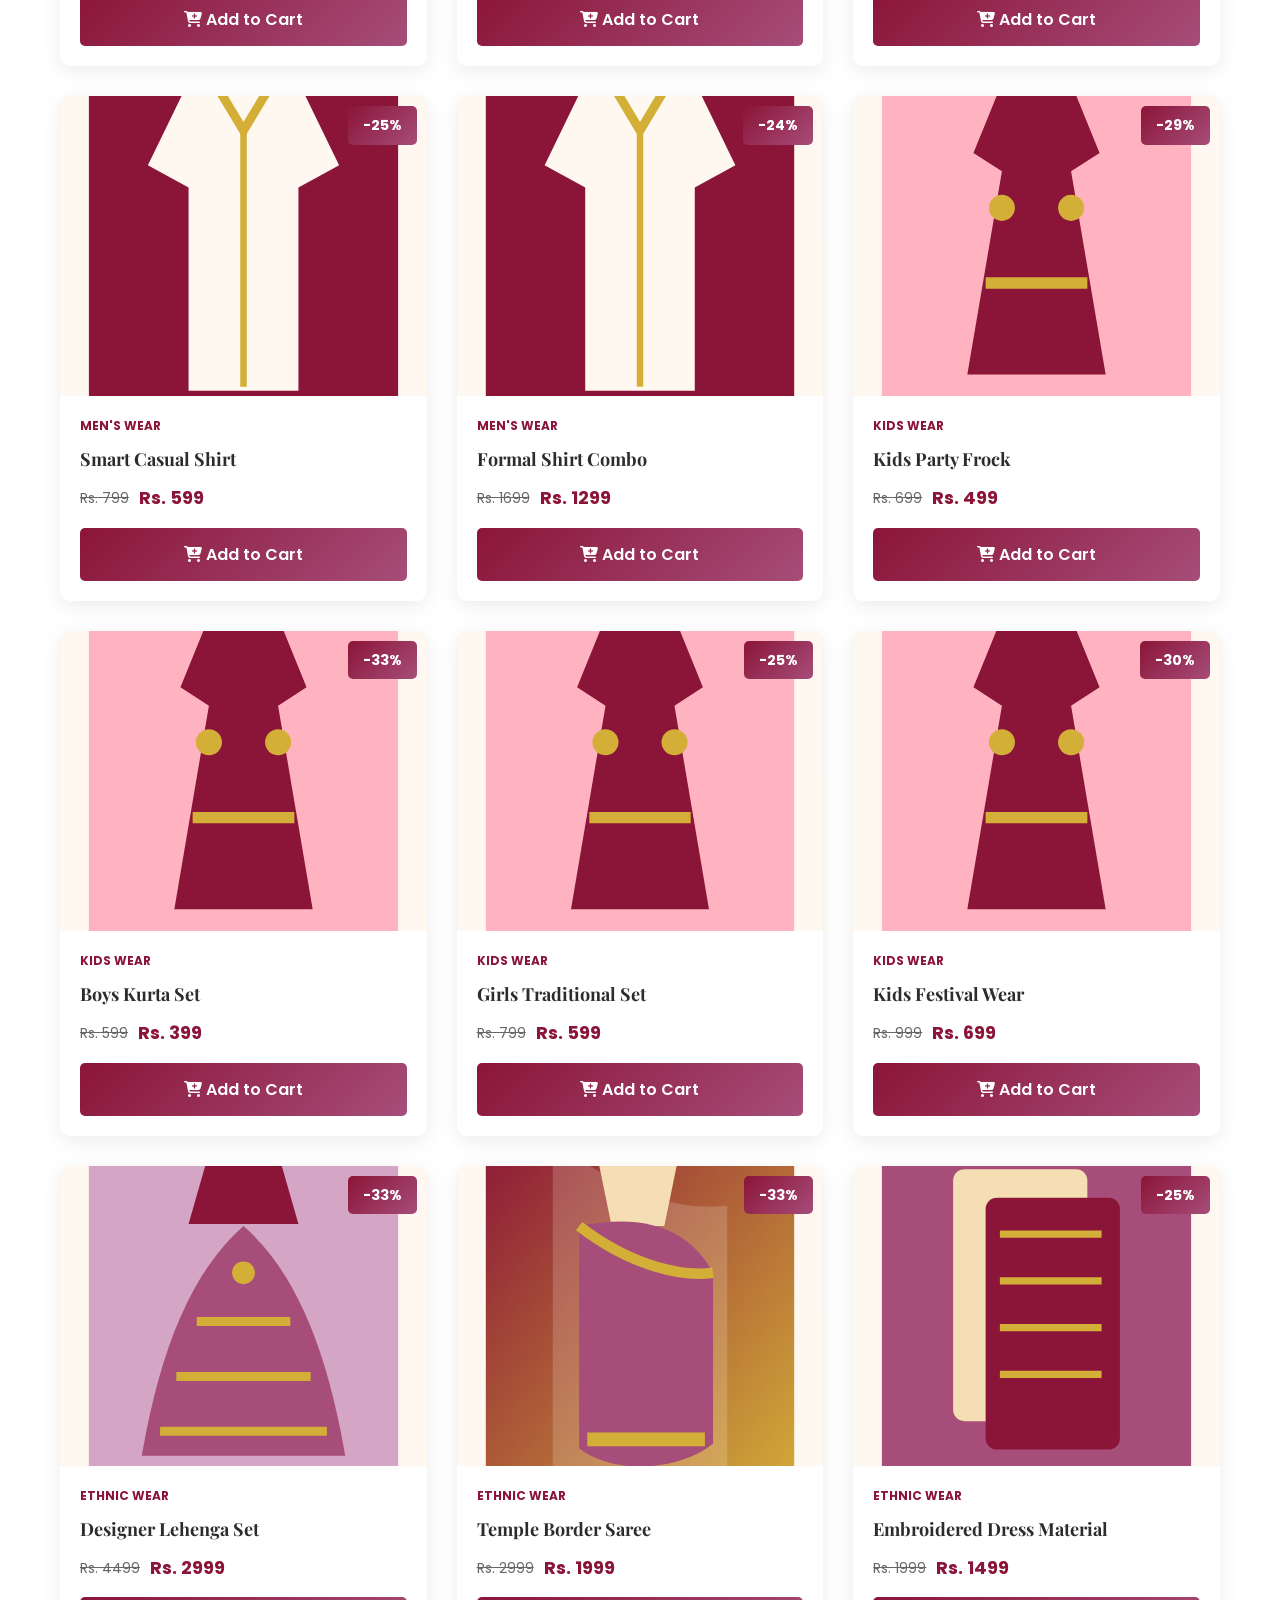
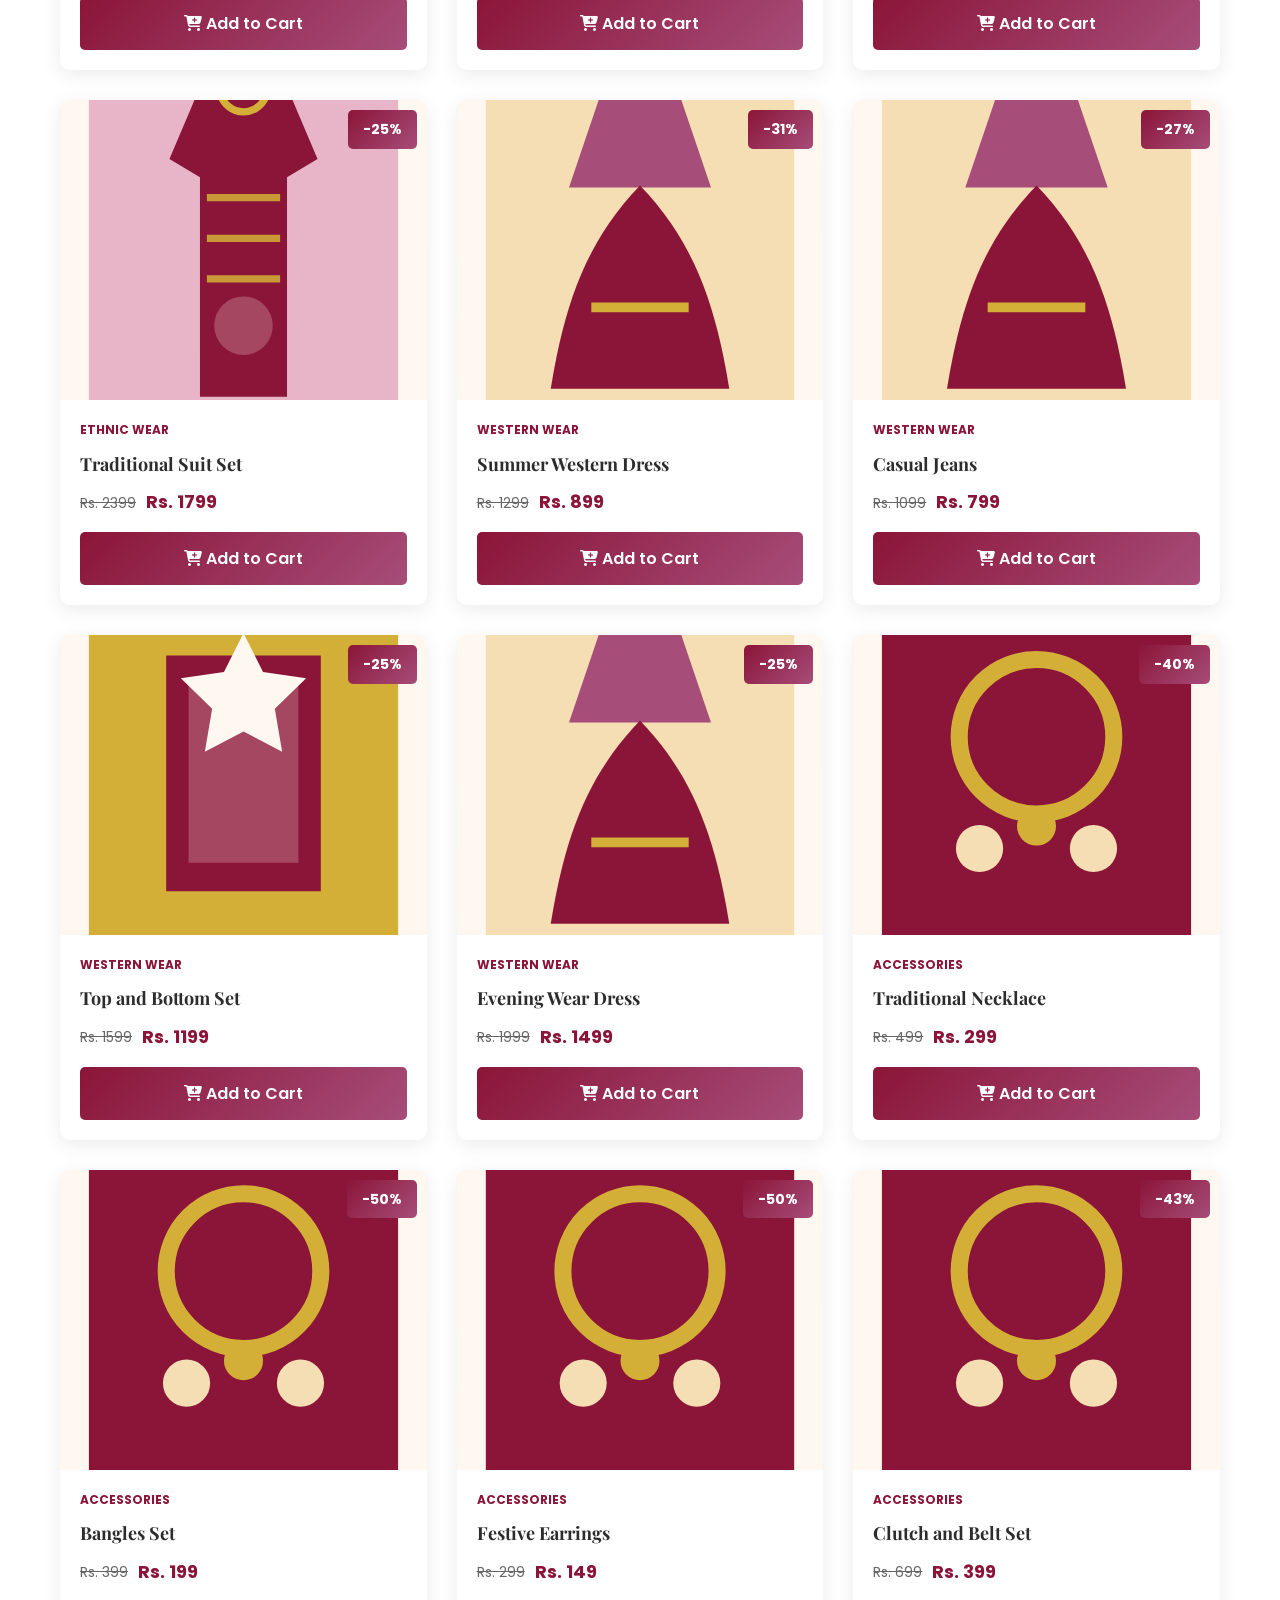
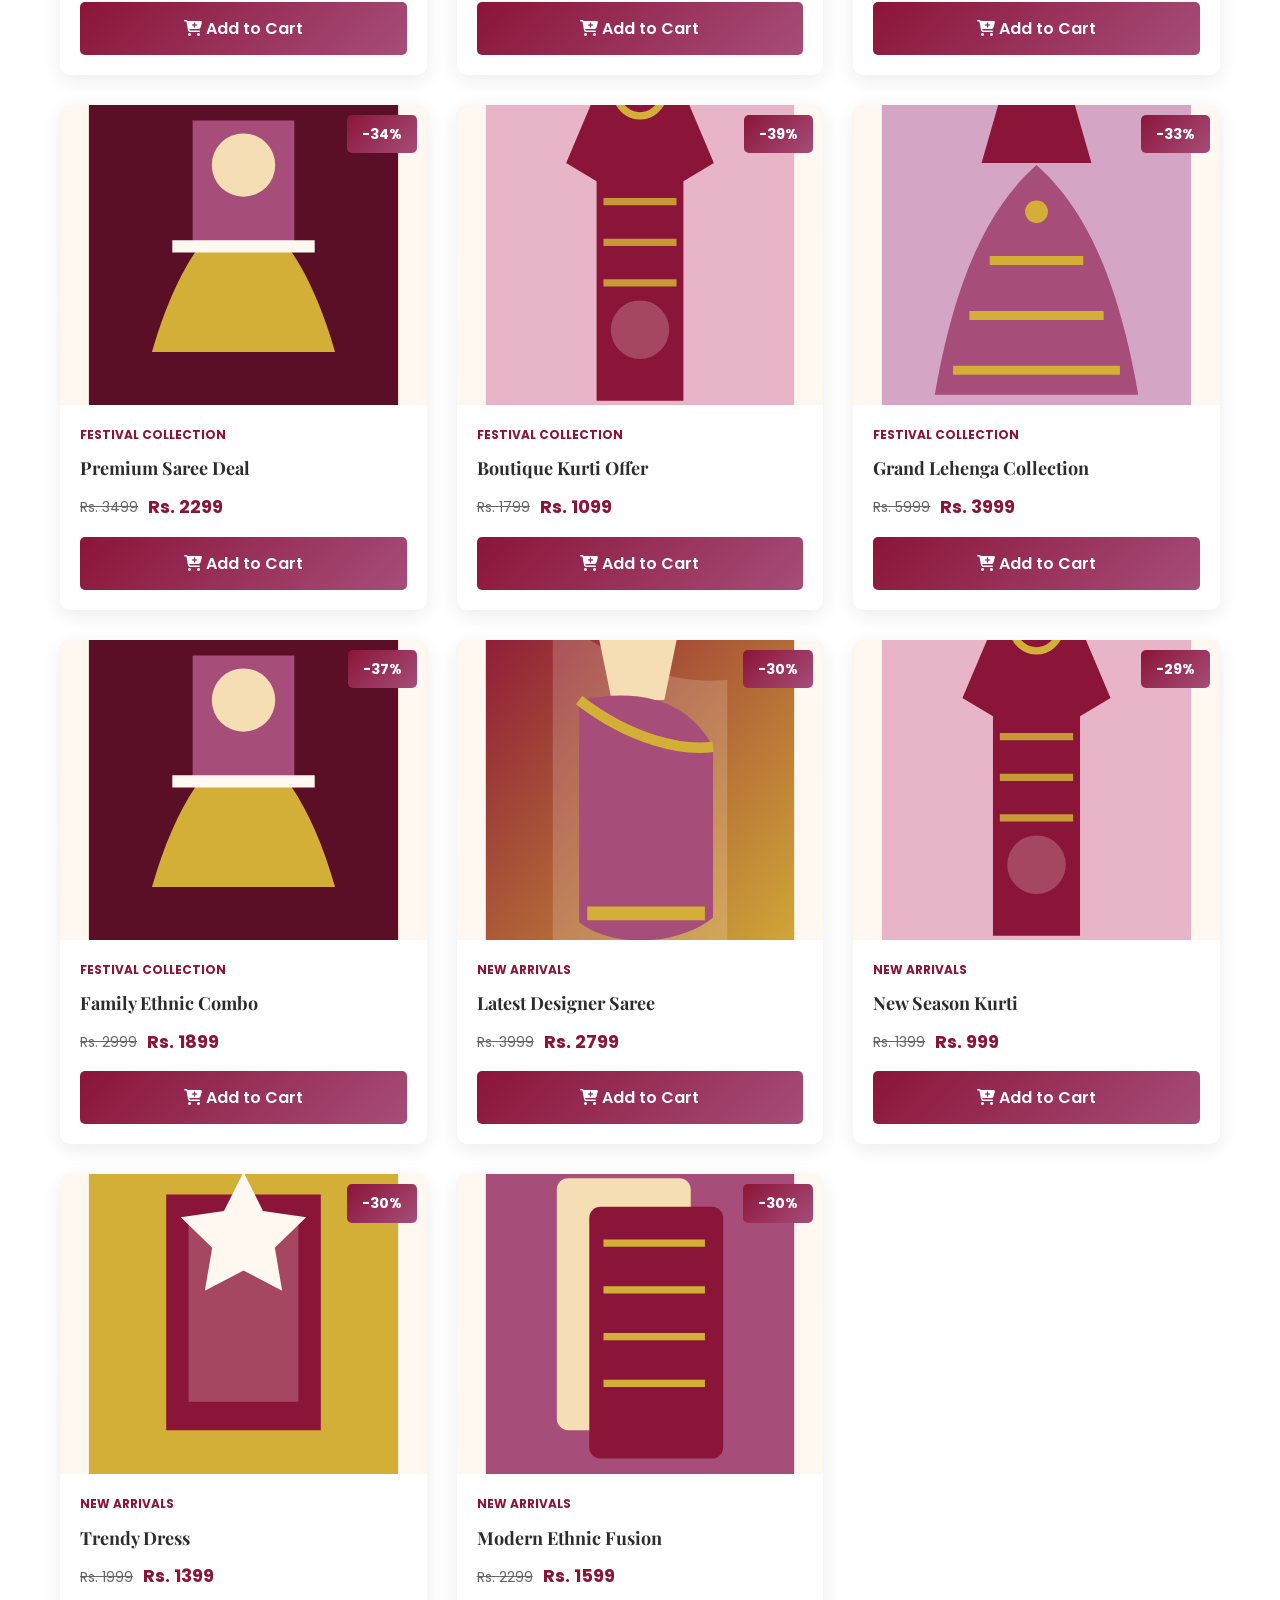
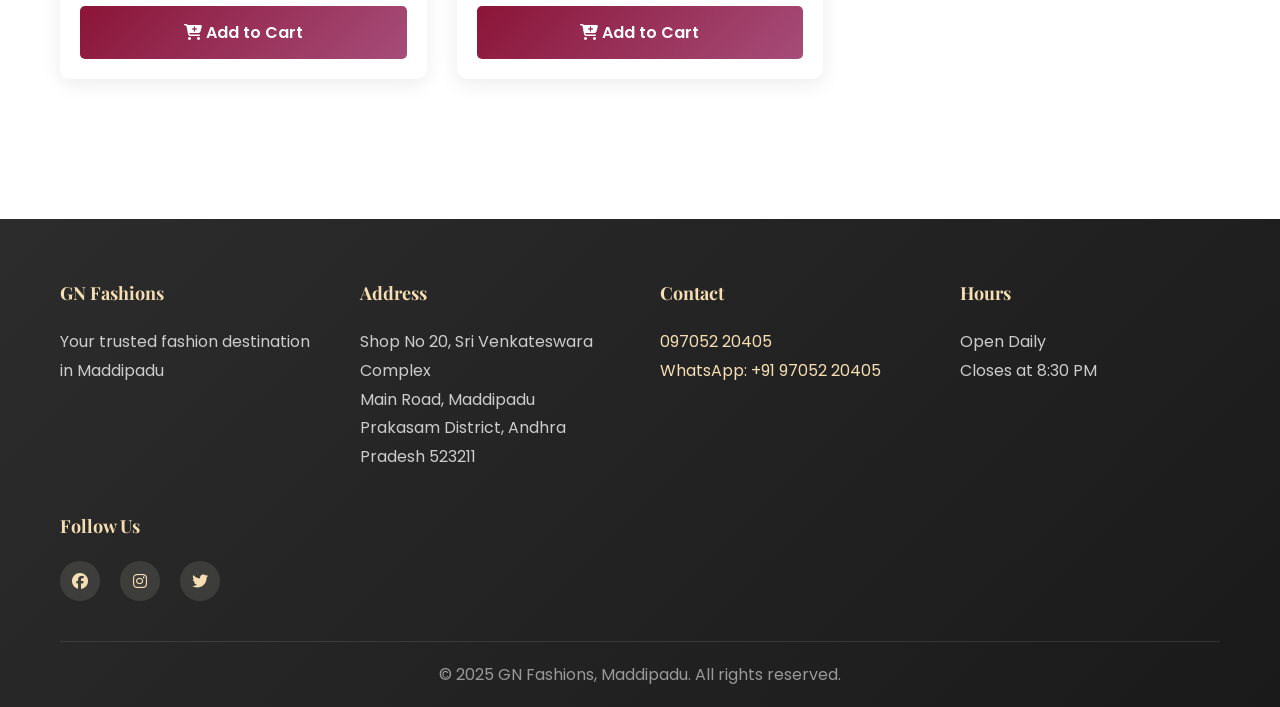
<file: collections.html>
<!DOCTYPE html>
<html lang="en">
<head>
    <meta charset="UTF-8">
    <meta name="viewport" content="width=device-width, initial-scale=1.0">
    <meta name="description" content="Browse GN Fashions collections - Women's wear, men's wear, kids wear, ethnic wear, western wear, and more.">
    <meta name="keywords" content="clothing collections, saree shop, kurtis, lehengas, ethnic wear Maddipadu">
    <title>Collections - GN Fashions</title>
    <link rel="stylesheet" href="css/style.css">
    <link href="https://fonts.googleapis.com/css2?family=Playfair+Display:wght@400;700;900&family=Poppins:wght@300;400;500;600;700&display=swap" rel="stylesheet">
    <link rel="stylesheet" href="https://cdnjs.cloudflare.com/ajax/libs/font-awesome/6.4.0/css/all.min.css">
</head>
<body>
    <!-- Navigation -->
    <nav class="navbar" id="navbar">
        <div class="navbar-container">
            <div class="nav-logo">
                <i class="fas fa-crown"></i>
                <span>GN Fashions</span>
            </div>
            <div class="nav-menu" id="nav-menu">
                <a href="index.html" class="nav-link">Home</a>
                <a href="collections.html" class="nav-link active">Collections</a>
                <a href="offers.html" class="nav-link">Offers</a>
                <a href="about.html" class="nav-link">About</a>
                <a href="contact.html" class="nav-link">Contact</a>
            </div>
            <div class="nav-icons">
                <button class="nav-icon-btn">
                    <i class="fas fa-heart"></i>
                </button>
                <button class="nav-icon-btn">
                    <i class="fas fa-shopping-bag"></i>
                </button>
                <button class="hamburger" id="hamburger">
                    <span></span>
                    <span></span>
                    <span></span>
                </button>
            </div>
        </div>
    </nav>

    <!-- Page Header -->
    <section class="page-header">
        <h1>Our Collections</h1>
        <p>Browse our exclusive range of fashion for every occasion</p>
    </section>

    <!-- Filter Section -->
    <section class="collections-section">
        <div class="container">
            <div class="filter-bar">
                <h3>Filter by Category:</h3>
                <div class="filter-buttons">
                    <button class="filter-btn active" onclick="filterProducts('all', this)">All</button>
                    <button class="filter-btn" onclick="filterProducts('womens', this)">Women's Wear</button>
                    <button class="filter-btn" onclick="filterProducts('mens', this)">Men's Wear</button>
                    <button class="filter-btn" onclick="filterProducts('kids', this)">Kids Wear</button>
                    <button class="filter-btn" onclick="filterProducts('ethnic', this)">Ethnic Wear</button>
                    <button class="filter-btn" onclick="filterProducts('western', this)">Western Wear</button>
                    <button class="filter-btn" onclick="filterProducts('accessories', this)">Accessories</button>
                    <button class="filter-btn" onclick="filterProducts('festival', this)">Festival Collection</button>
                    <button class="filter-btn" onclick="filterProducts('new', this)">New Arrivals</button>
                </div>
            </div>

            <!-- Products Grid -->
            <div class="products-grid" id="products-grid">
                <!-- Product Cards will be generated by JavaScript -->
            </div>
        </div>
    </section>

    <!-- Floating WhatsApp Button -->
    <a href="https://wa.me/9705220405" target="_blank" class="whatsapp-button" title="Chat with us on WhatsApp">
        <i class="fab fa-whatsapp"></i>
    </a>

    <!-- Footer -->
    <footer class="footer">
        <div class="container">
            <div class="footer-content">
                <div class="footer-section">
                    <h4>GN Fashions</h4>
                    <p>Your trusted fashion destination in Maddipadu</p>
                </div>
                <div class="footer-section">
                    <h4>Address</h4>
                    <p>Shop No 20, Sri Venkateswara Complex<br>Main Road, Maddipadu<br>Prakasam District, Andhra Pradesh 523211</p>
                </div>
                <div class="footer-section">
                    <h4>Contact</h4>
                    <p><a href="tel:097052204005">097052 20405</a></p>
                    <p><a href="https://wa.me/9705220405">WhatsApp: +91 97052 20405</a></p>
                </div>
                <div class="footer-section">
                    <h4>Hours</h4>
                    <p>Open Daily<br>Closes at 8:30 PM</p>
                </div>
                <div class="footer-section">
                    <h4>Follow Us</h4>
                    <div class="social-links">
                        <a href="#" title="Facebook"><i class="fab fa-facebook"></i></a>
                        <a href="#" title="Instagram"><i class="fab fa-instagram"></i></a>
                        <a href="#" title="Twitter"><i class="fab fa-twitter"></i></a>
                    </div>
                </div>
            </div>
            <div class="footer-bottom">
                <p>&copy; 2025 GN Fashions, Maddipadu. All rights reserved.</p>
            </div>
        </div>
    </footer>

    <script src="js/products-data.js"></script>
    <script src="js/main.js"></script>
</body>
</html>
</file>
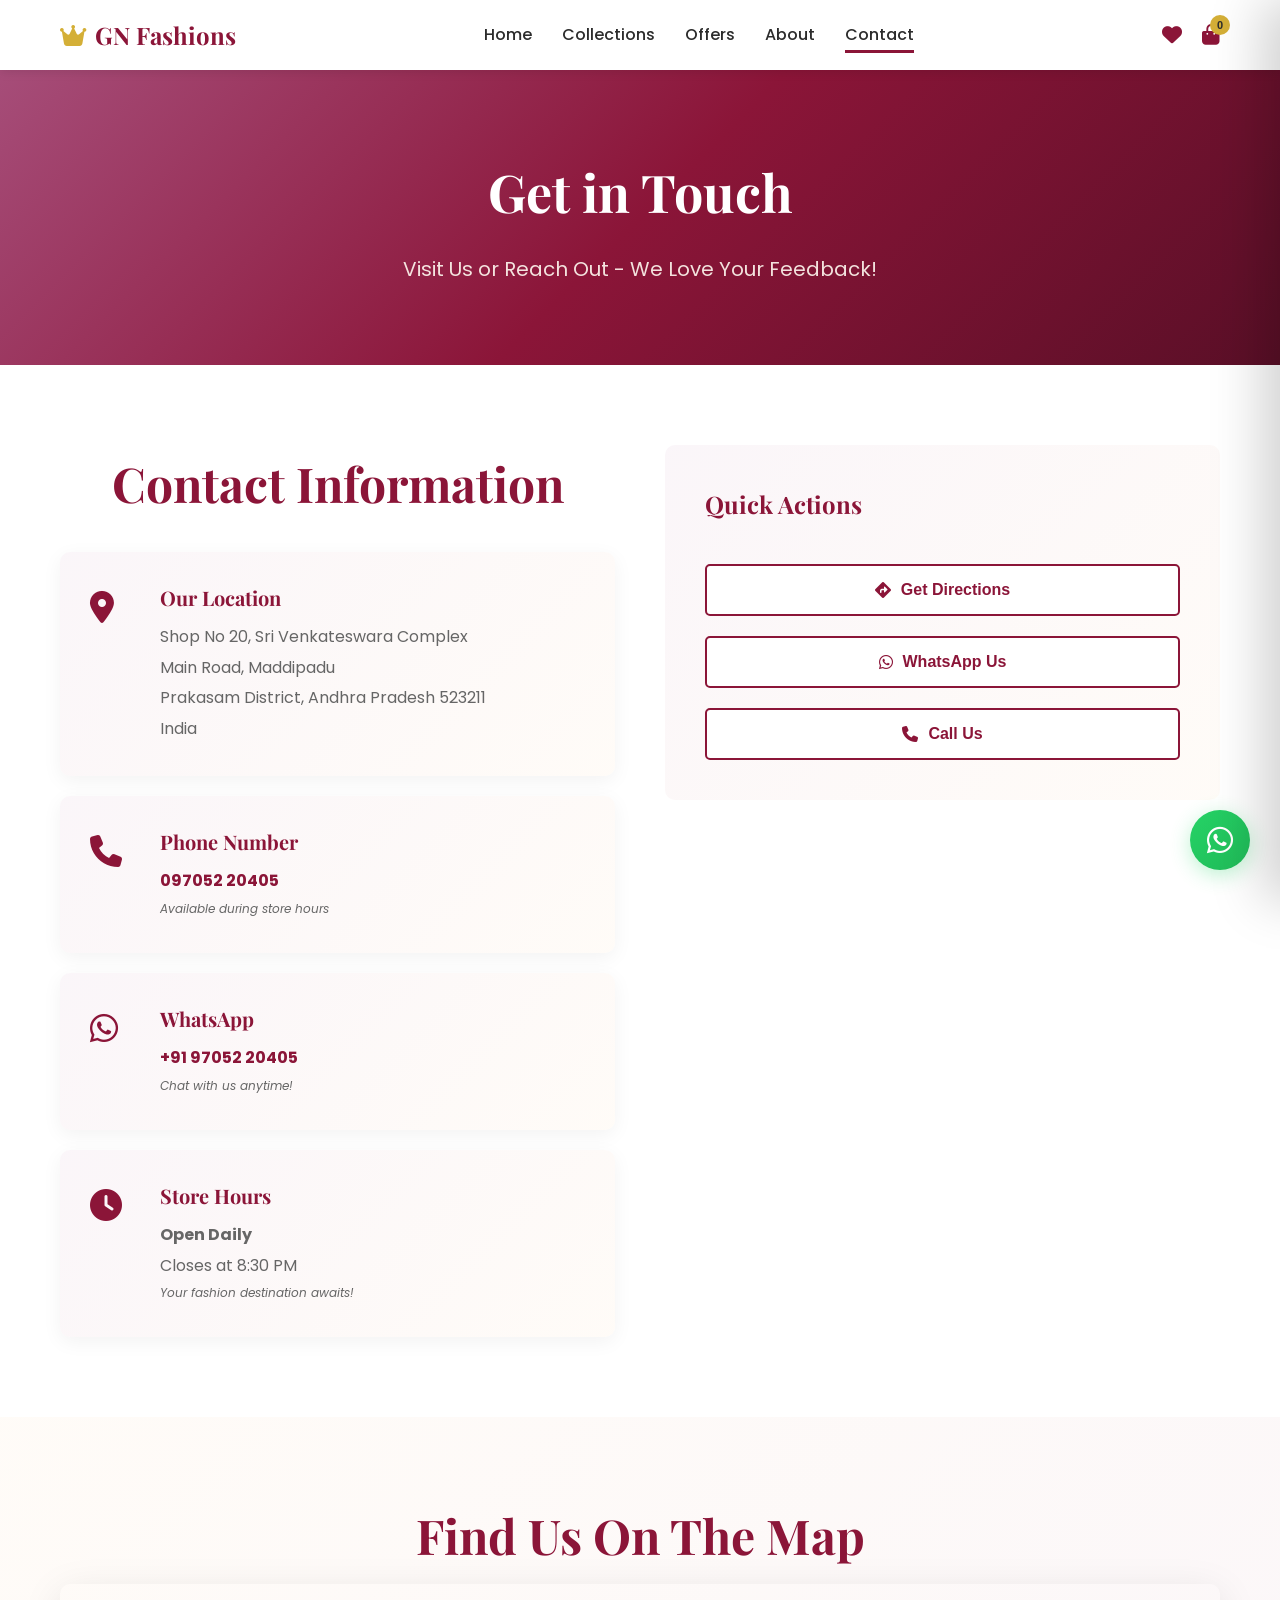
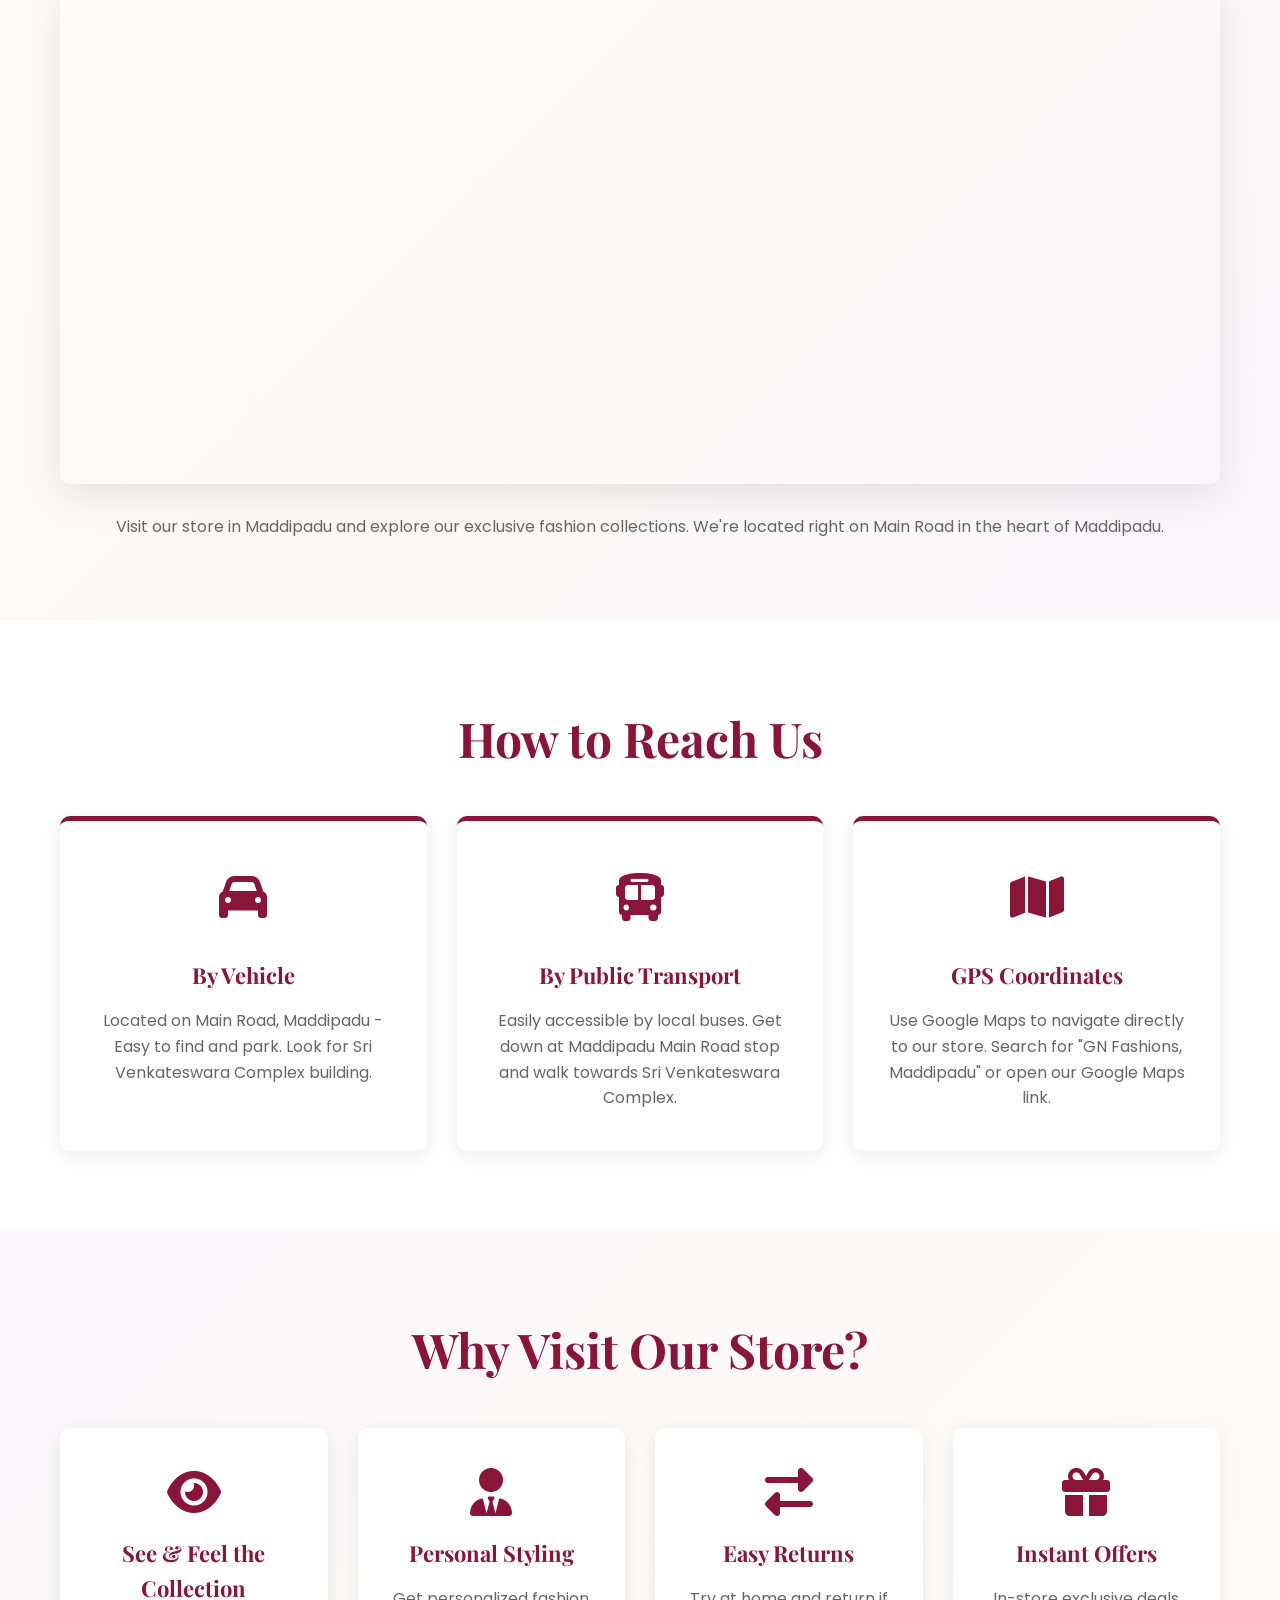
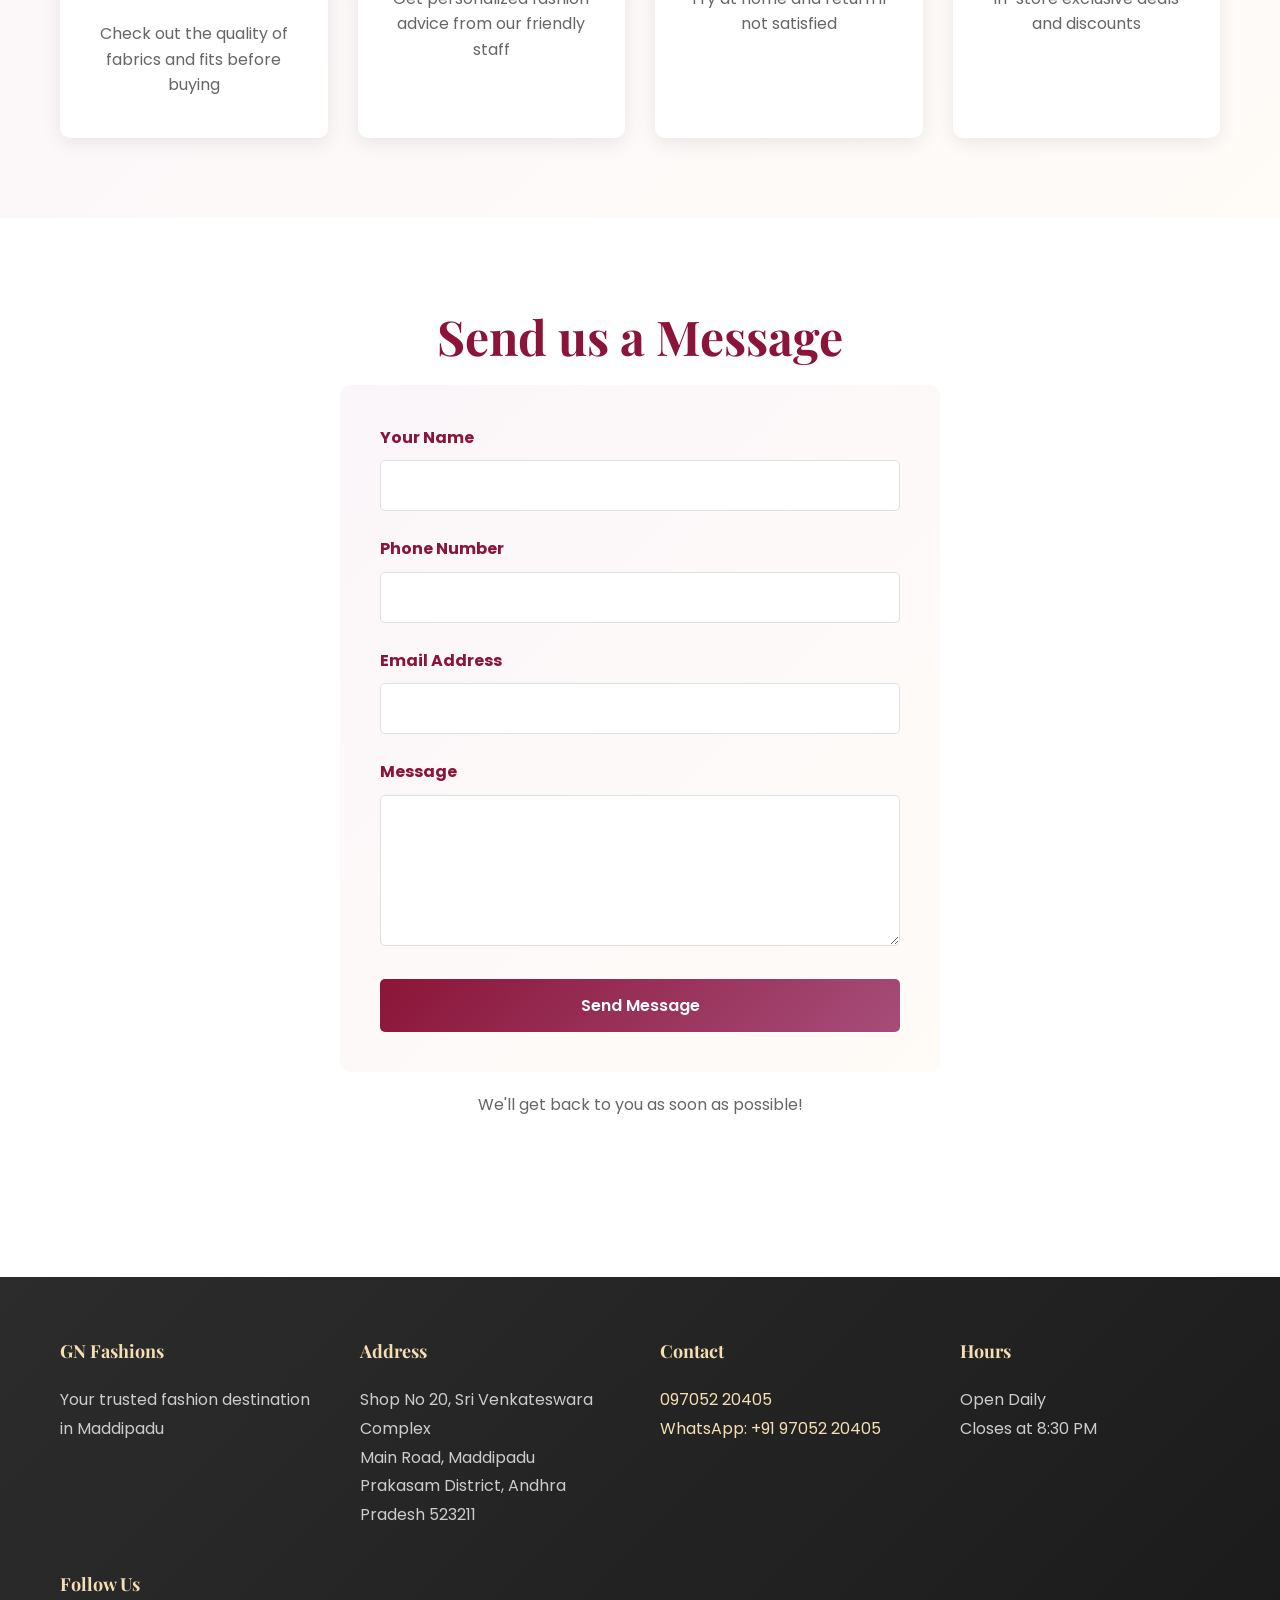
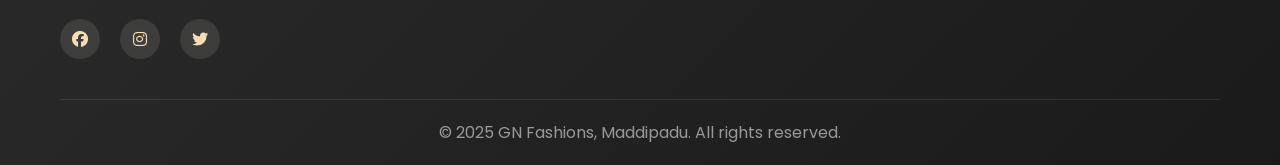
<file: contact.html>
<!DOCTYPE html>
<html lang="en">
<head>
    <meta charset="UTF-8">
    <meta name="viewport" content="width=device-width, initial-scale=1.0">
    <meta name="description" content="Contact GN Fashions - Visit us in Maddipadu. Phone, address, Google Maps, and WhatsApp contact available.">
    <meta name="keywords" content="contact GN Fashions, location Maddipadu, fashion store address, phone number">
    <title>Contact Us - GN Fashions</title>
    <link rel="stylesheet" href="css/style.css">
    <link href="https://fonts.googleapis.com/css2?family=Playfair+Display:wght@400;700;900&family=Poppins:wght@300;400;500;600;700&display=swap" rel="stylesheet">
    <link rel="stylesheet" href="https://cdnjs.cloudflare.com/ajax/libs/font-awesome/6.4.0/css/all.min.css">
</head>
<body>
    <!-- Navigation -->
    <nav class="navbar" id="navbar">
        <div class="navbar-container">
            <div class="nav-logo">
                <i class="fas fa-crown"></i>
                <span>GN Fashions</span>
            </div>
            <div class="nav-menu" id="nav-menu">
                <a href="index.html" class="nav-link">Home</a>
                <a href="collections.html" class="nav-link">Collections</a>
                <a href="offers.html" class="nav-link">Offers</a>
                <a href="about.html" class="nav-link">About</a>
                <a href="contact.html" class="nav-link active">Contact</a>
            </div>
            <div class="nav-icons">
                <button class="nav-icon-btn">
                    <i class="fas fa-heart"></i>
                </button>
                <button class="nav-icon-btn">
                    <i class="fas fa-shopping-bag"></i>
                </button>
                <button class="hamburger" id="hamburger">
                    <span></span>
                    <span></span>
                    <span></span>
                </button>
            </div>
        </div>
    </nav>

    <!-- Page Header -->
    <section class="page-header">
        <h1>Get in Touch</h1>
        <p>Visit Us or Reach Out - We Love Your Feedback!</p>
    </section>

    <!-- Contact Section -->
    <section class="contact-section">
        <div class="container">
            <div class="contact-content">
                <!-- Contact Info -->
                <div class="contact-info">
                    <h2 class="section-title">Contact Information</h2>
                    
                    <div class="info-card">
                        <div class="info-icon">
                            <i class="fas fa-map-marker-alt"></i>
                        </div>
                        <div class="info-content">
                            <h3>Our Location</h3>
                            <p>Shop No 20, Sri Venkateswara Complex</p>
                            <p>Main Road, Maddipadu</p>
                            <p>Prakasam District, Andhra Pradesh 523211</p>
                            <p>India</p>
                        </div>
                    </div>

                    <div class="info-card">
                        <div class="info-icon">
                            <i class="fas fa-phone"></i>
                        </div>
                        <div class="info-content">
                            <h3>Phone Number</h3>
                            <p><a href="tel:097052204005">097052 20405</a></p>
                            <p class="subtext">Available during store hours</p>
                        </div>
                    </div>

                    <div class="info-card">
                        <div class="info-icon">
                            <i class="fab fa-whatsapp"></i>
                        </div>
                        <div class="info-content">
                            <h3>WhatsApp</h3>
                            <p><a href="https://wa.me/9705220405" target="_blank">+91 97052 20405</a></p>
                            <p class="subtext">Chat with us anytime!</p>
                        </div>
                    </div>

                    <div class="info-card">
                        <div class="info-icon">
                            <i class="fas fa-clock"></i>
                        </div>
                        <div class="info-content">
                            <h3>Store Hours</h3>
                            <p><strong>Open Daily</strong></p>
                            <p>Closes at 8:30 PM</p>
                            <p class="subtext">Your fashion destination awaits!</p>
                        </div>
                    </div>
                </div>

                <!-- Map and Quick Actions -->
                <div class="contact-actions">
                    <div class="quick-actions">
                        <h3>Quick Actions</h3>
                        <button class="action-btn" onclick="window.open('https://maps.app.goo.gl/YmY9kFZ1gDRmnr8U8', '_blank')">
                            <i class="fas fa-directions"></i>
                            Get Directions
                        </button>
                        <button class="action-btn" onclick="window.open('https://wa.me/9705220405', '_blank')">
                            <i class="fab fa-whatsapp"></i>
                            WhatsApp Us
                        </button>
                        <button class="action-btn" onclick="window.location.href='tel:097052204005'">
                            <i class="fas fa-phone"></i>
                            Call Us
                        </button>
                    </div>
                </div>
            </div>
        </div>
    </section>

    <!-- Google Maps Embed -->
    <section class="map-section">
        <div class="container">
            <h2 class="section-title">Find Us On The Map</h2>
            <div class="map-container">
                <iframe src="https://www.google.com/maps?q=GN%20Fashions%2C%20Shop%20No%2020%2C%20Sri%20Venkateswara%20Complex%2C%20Main%20Road%2C%20Maddipadu%2C%20Andhra%20Pradesh%20523211&output=embed" allowfullscreen="" loading="lazy" referrerpolicy="no-referrer-when-downgrade"></iframe>
            </div>
            <p class="map-description">Visit our store in Maddipadu and explore our exclusive fashion collections. We're located right on Main Road in the heart of Maddipadu.</p>
        </div>
    </section>

    <!-- Directions and Travel Tips -->
    <section class="directions-section">
        <div class="container">
            <h2 class="section-title">How to Reach Us</h2>
            <div class="directions-grid">
                <div class="direction-card">
                    <div class="direction-icon">
                        <i class="fas fa-car"></i>
                    </div>
                    <h3>By Vehicle</h3>
                    <p>Located on Main Road, Maddipadu - Easy to find and park. Look for Sri Venkateswara Complex building.</p>
                </div>
                <div class="direction-card">
                    <div class="direction-icon">
                        <i class="fas fa-bus"></i>
                    </div>
                    <h3>By Public Transport</h3>
                    <p>Easily accessible by local buses. Get down at Maddipadu Main Road stop and walk towards Sri Venkateswara Complex.</p>
                </div>
                <div class="direction-card">
                    <div class="direction-icon">
                        <i class="fas fa-map"></i>
                    </div>
                    <h3>GPS Coordinates</h3>
                    <p>Use Google Maps to navigate directly to our store. Search for "GN Fashions, Maddipadu" or open our Google Maps link.</p>
                </div>
            </div>
        </div>
    </section>

    <!-- Why Visit Section -->
    <section class="visit-section">
        <div class="container">
            <h2 class="section-title">Why Visit Our Store?</h2>
            <div class="visit-benefits">
                <div class="benefit-item">
                    <i class="fas fa-eye"></i>
                    <h3>See & Feel the Collection</h3>
                    <p>Check out the quality of fabrics and fits before buying</p>
                </div>
                <div class="benefit-item">
                    <i class="fas fa-user-tie"></i>
                    <h3>Personal Styling</h3>
                    <p>Get personalized fashion advice from our friendly staff</p>
                </div>
                <div class="benefit-item">
                    <i class="fas fa-exchange-alt"></i>
                    <h3>Easy Returns</h3>
                    <p>Try at home and return if not satisfied</p>
                </div>
                <div class="benefit-item">
                    <i class="fas fa-gift"></i>
                    <h3>Instant Offers</h3>
                    <p>In-store exclusive deals and discounts</p>
                </div>
            </div>
        </div>
    </section>

    <!-- Contact Form Section -->
    <section class="contact-form-section">
        <div class="container">
            <h2 class="section-title">Send us a Message</h2>
            <div class="form-container">
                <form class="contact-form" onsubmit="submitForm(event)">
                    <div class="form-group">
                        <label for="name">Your Name</label>
                        <input type="text" id="name" name="name" required>
                    </div>
                    <div class="form-group">
                        <label for="phone">Phone Number</label>
                        <input type="tel" id="phone" name="phone" required>
                    </div>
                    <div class="form-group">
                        <label for="email">Email Address</label>
                        <input type="email" id="email" name="email" required>
                    </div>
                    <div class="form-group">
                        <label for="message">Message</label>
                        <textarea id="message" name="message" rows="5" required></textarea>
                    </div>
                    <button type="submit" class="btn btn-primary">Send Message</button>
                </form>
                <p class="form-note">We'll get back to you as soon as possible!</p>
            </div>
        </div>
    </section>

    <!-- Floating WhatsApp Button -->
    <a href="https://wa.me/9705220405" target="_blank" class="whatsapp-button" title="Chat with us on WhatsApp">
        <i class="fab fa-whatsapp"></i>
    </a>

    <!-- Footer -->
    <footer class="footer">
        <div class="container">
            <div class="footer-content">
                <div class="footer-section">
                    <h4>GN Fashions</h4>
                    <p>Your trusted fashion destination in Maddipadu</p>
                </div>
                <div class="footer-section">
                    <h4>Address</h4>
                    <p>Shop No 20, Sri Venkateswara Complex<br>Main Road, Maddipadu<br>Prakasam District, Andhra Pradesh 523211</p>
                </div>
                <div class="footer-section">
                    <h4>Contact</h4>
                    <p><a href="tel:097052204005">097052 20405</a></p>
                    <p><a href="https://wa.me/9705220405">WhatsApp: +91 97052 20405</a></p>
                </div>
                <div class="footer-section">
                    <h4>Hours</h4>
                    <p>Open Daily<br>Closes at 8:30 PM</p>
                </div>
                <div class="footer-section">
                    <h4>Follow Us</h4>
                    <div class="social-links">
                        <a href="#" title="Facebook"><i class="fab fa-facebook"></i></a>
                        <a href="#" title="Instagram"><i class="fab fa-instagram"></i></a>
                        <a href="#" title="Twitter"><i class="fab fa-twitter"></i></a>
                    </div>
                </div>
            </div>
            <div class="footer-bottom">
                <p>&copy; 2025 GN Fashions, Maddipadu. All rights reserved.</p>
            </div>
        </div>
    </footer>

    <script src="js/products-data.js"></script>
    <script src="js/main.js"></script>
</body>
</html>
</file>
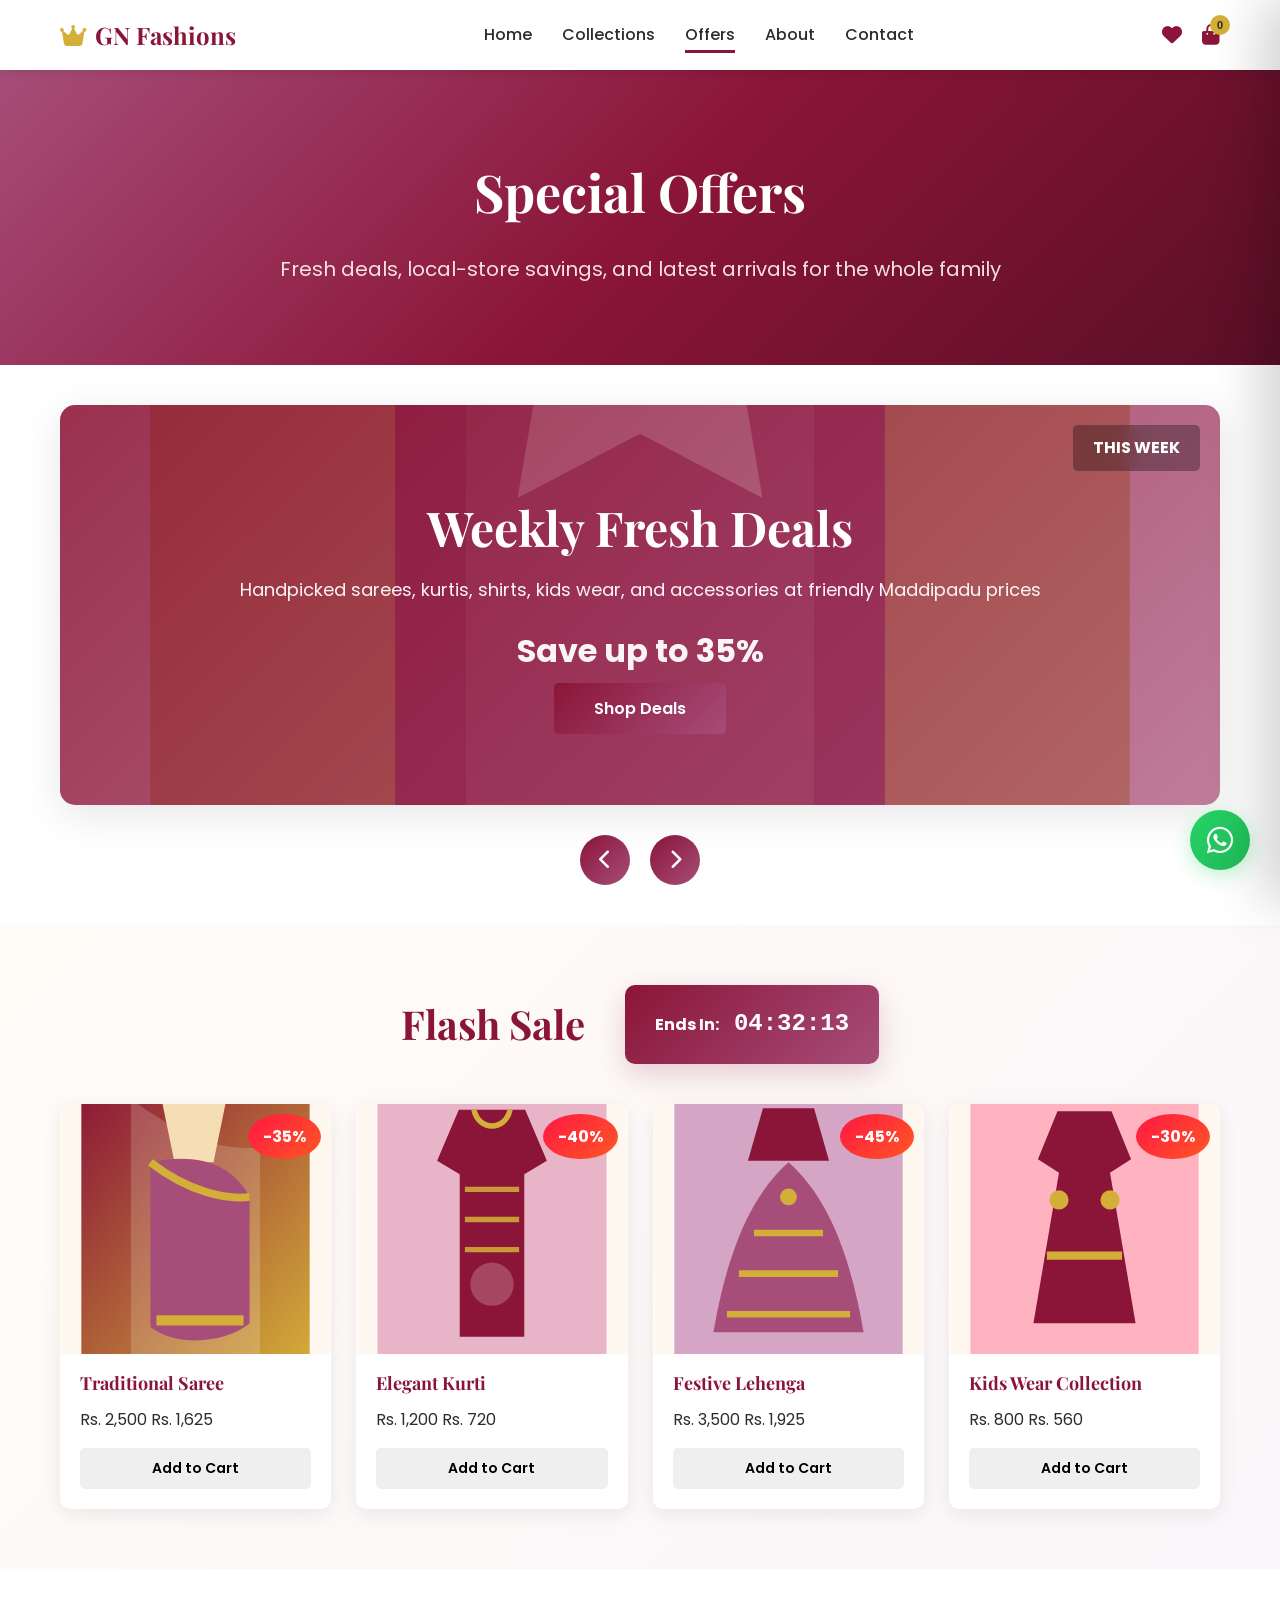
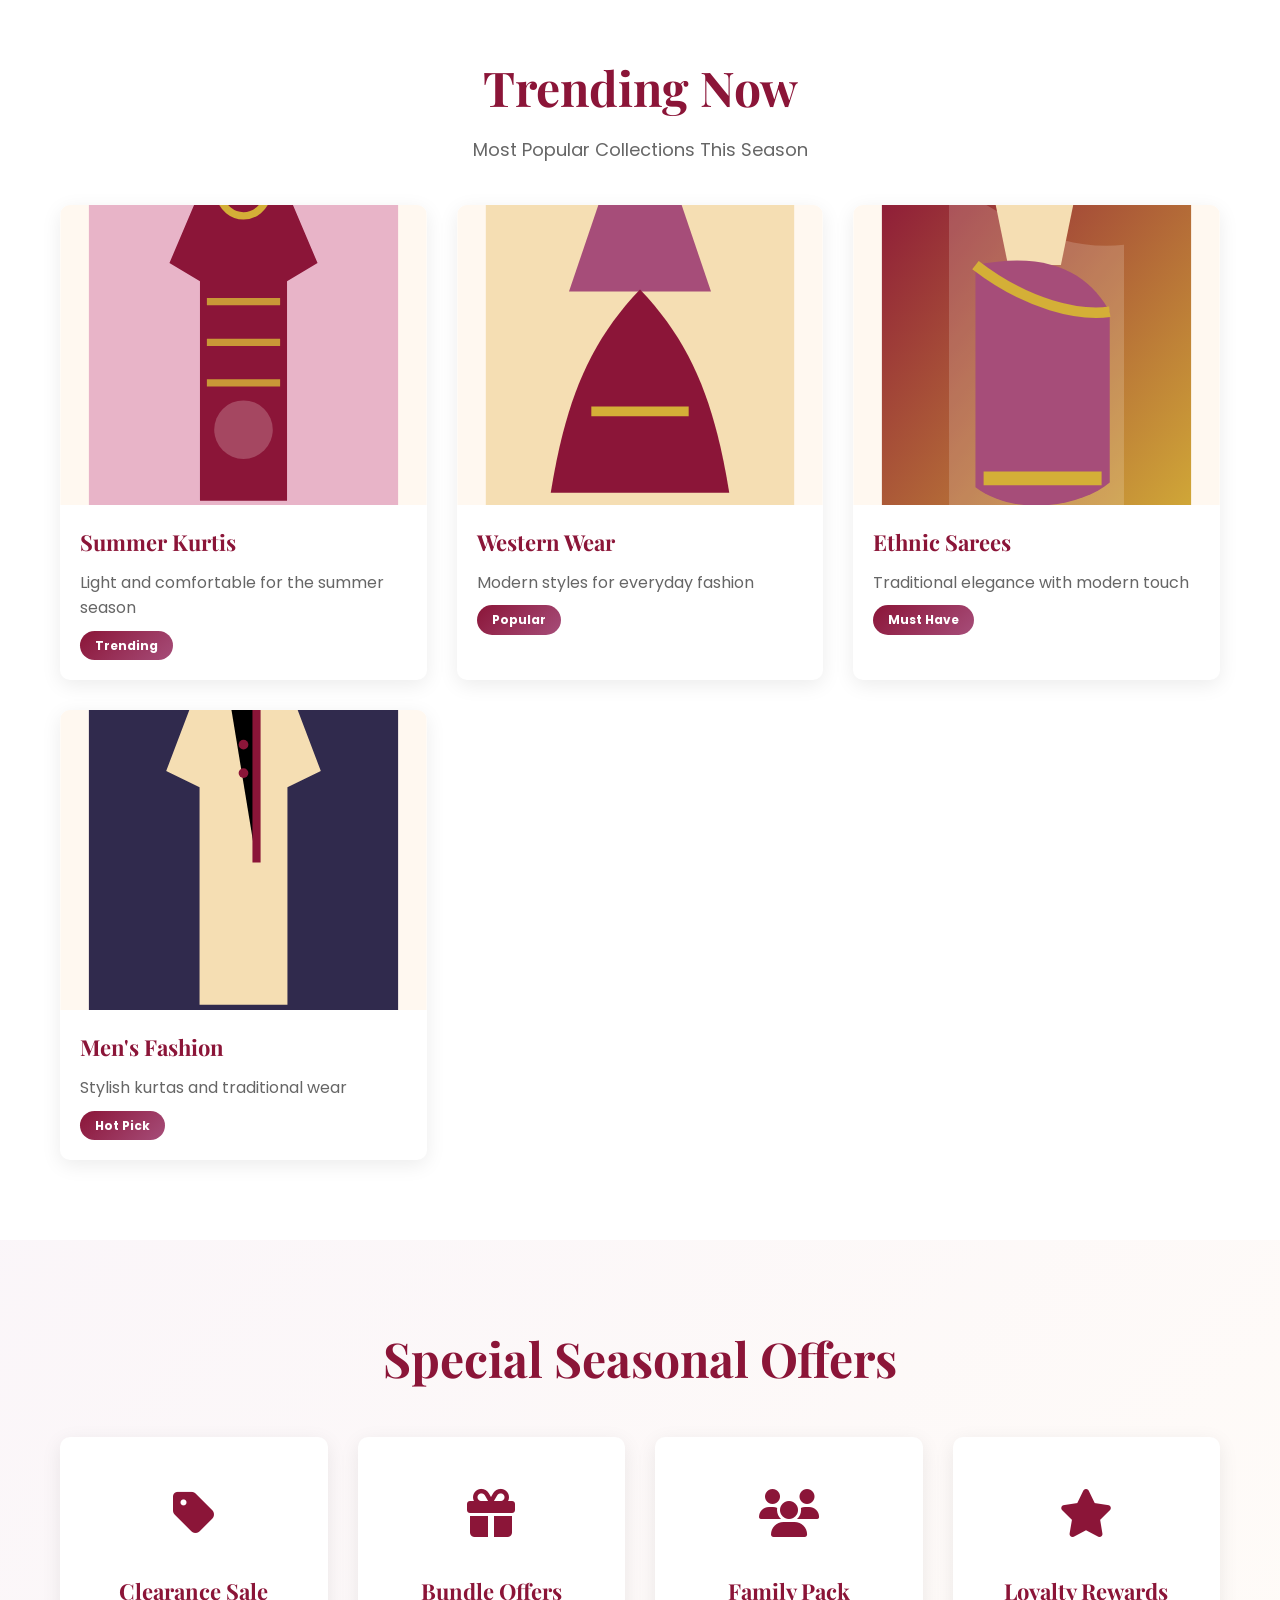
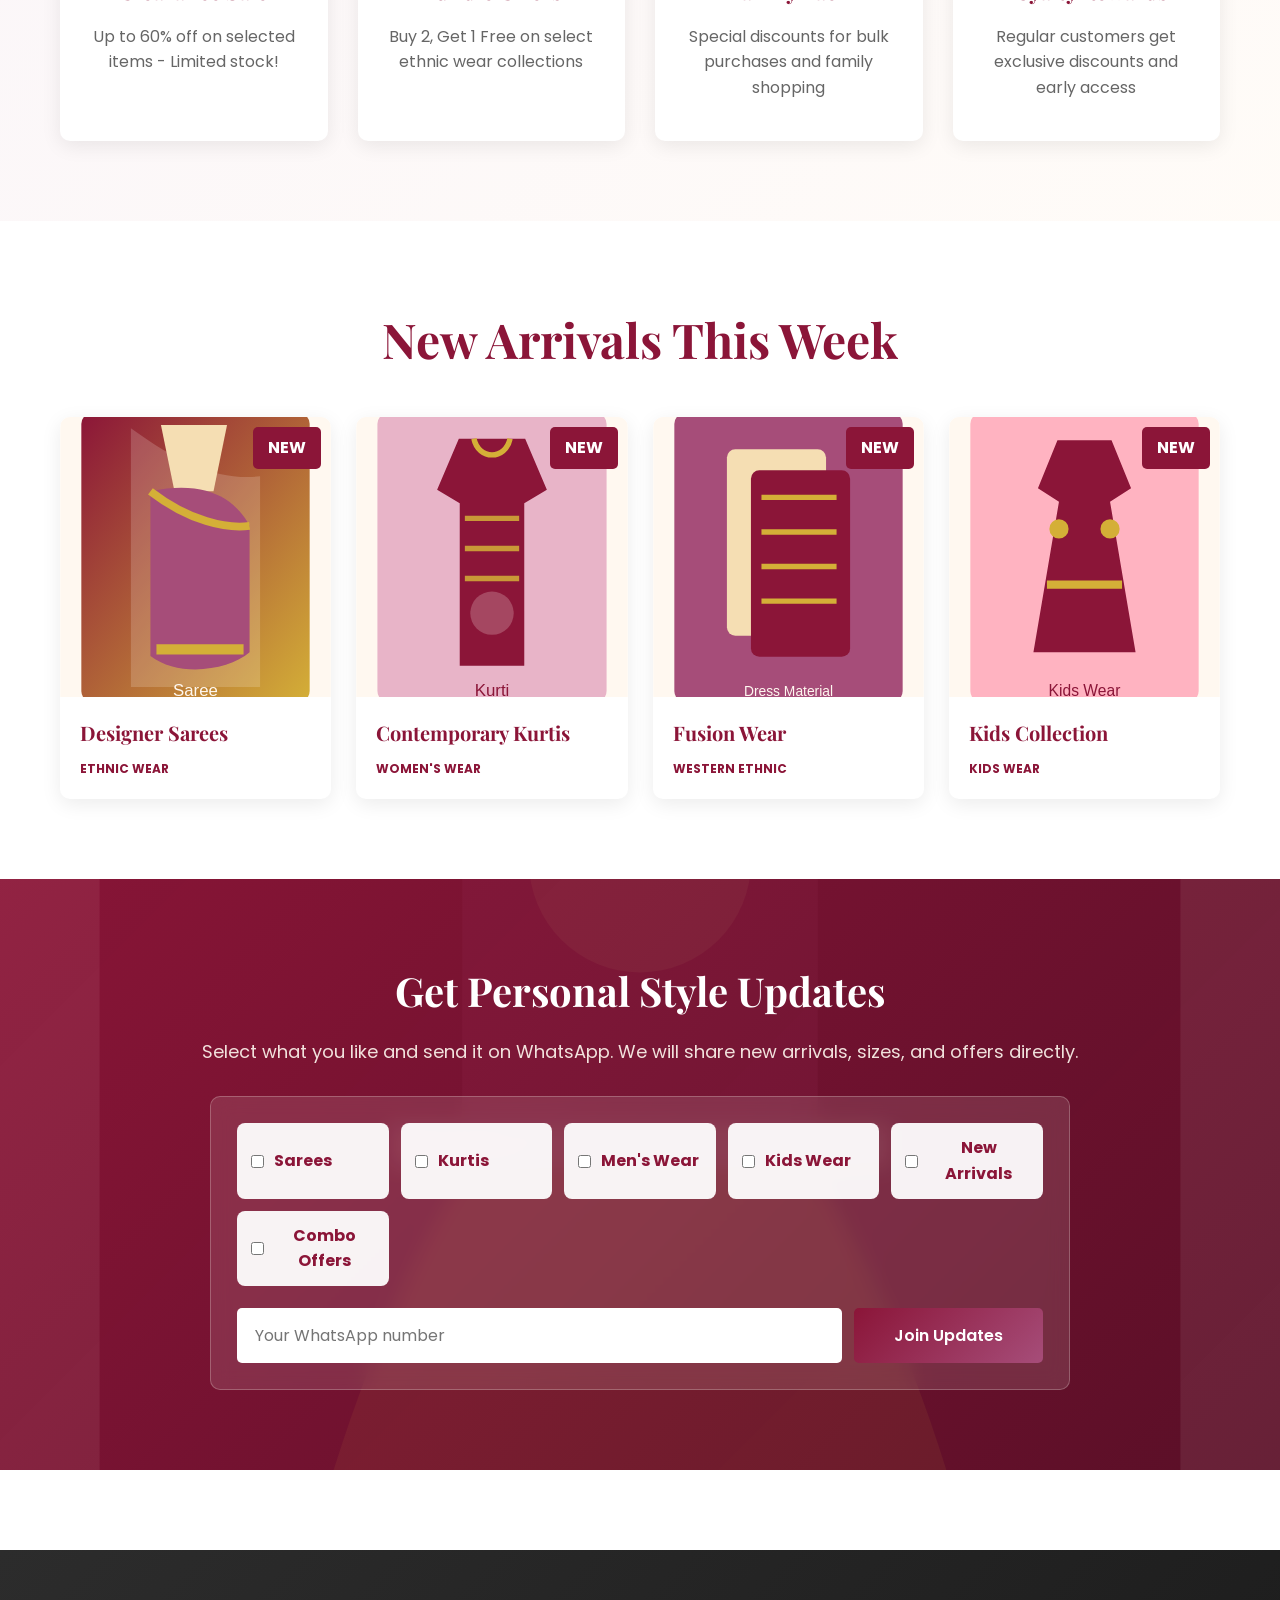
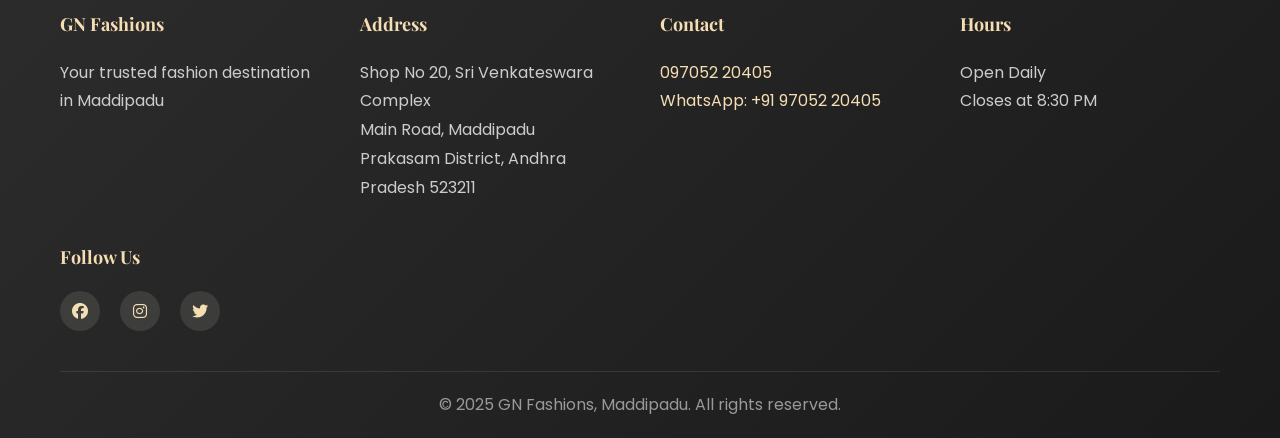
<file: offers.html>
<!DOCTYPE html>
<html lang="en">
<head>
    <meta charset="UTF-8">
    <meta name="viewport" content="width=device-width, initial-scale=1.0">
    <meta name="description" content="Exclusive offers and new arrivals at GN Fashions - weekly deals, family shopping offers, combo savings, and local-store discounts.">
    <meta name="keywords" content="fashion offers Maddipadu, clothing deals, new arrivals, GN Fashions offers">
    <title>Offers & New Arrivals - GN Fashions</title>
    <link rel="stylesheet" href="css/style.css">
    <link href="https://fonts.googleapis.com/css2?family=Playfair+Display:wght@400;700;900&family=Poppins:wght@300;400;500;600;700&display=swap" rel="stylesheet">
    <link rel="stylesheet" href="https://cdnjs.cloudflare.com/ajax/libs/font-awesome/6.4.0/css/all.min.css">
</head>
<body>
    <!-- Navigation -->
    <nav class="navbar" id="navbar">
        <div class="navbar-container">
            <div class="nav-logo">
                <i class="fas fa-crown"></i>
                <span>GN Fashions</span>
            </div>
            <div class="nav-menu" id="nav-menu">
                <a href="index.html" class="nav-link">Home</a>
                <a href="collections.html" class="nav-link">Collections</a>
                <a href="offers.html" class="nav-link active">Offers</a>
                <a href="about.html" class="nav-link">About</a>
                <a href="contact.html" class="nav-link">Contact</a>
            </div>
            <div class="nav-icons">
                <button class="nav-icon-btn">
                    <i class="fas fa-heart"></i>
                </button>
                <button class="nav-icon-btn">
                    <i class="fas fa-shopping-bag"></i>
                </button>
                <button class="hamburger" id="hamburger">
                    <span></span>
                    <span></span>
                    <span></span>
                </button>
            </div>
        </div>
    </nav>

    <!-- Page Header -->
    <section class="page-header">
        <h1>Special Offers</h1>
        <p>Fresh deals, local-store savings, and latest arrivals for the whole family</p>
    </section>

    <!-- Main Banner Offers -->
    <section class="offers-banner">
        <div class="container">
            <div class="banner-slider" id="banner-slider">
                <div class="banner-slide active">
                    <div class="banner-content weekly-banner">
                        <div class="banner-text">
                            <h2>Weekly Fresh Deals</h2>
                            <p>Handpicked sarees, kurtis, shirts, kids wear, and accessories at friendly Maddipadu prices</p>
                            <p class="discount-text">Save up to 35%</p>
                            <a class="btn btn-primary" href="collections.html">Shop Deals</a>
                        </div>
                        <div class="banner-badge">THIS WEEK</div>
                    </div>
                </div>
                <div class="banner-slide">
                    <div class="banner-content family-banner">
                        <div class="banner-text">
                            <h2>Family Shopping Combo</h2>
                            <p>Shop for women, men, and kids together and ask for the best in-store combo price</p>
                            <p class="discount-text">Bundle Savings</p>
                            <a class="btn btn-primary" href="collections.html">View Family Picks</a>
                        </div>
                        <div class="banner-badge">FAMILY VALUE</div>
                    </div>
                </div>
                <div class="banner-slide">
                    <div class="banner-content arrivals-banner">
                        <div class="banner-text">
                            <h2>Latest Store Arrivals</h2>
                            <p>New boutique-style ethnic and western fashion pieces added for daily and occasion wear</p>
                            <p class="discount-text">Fresh Stock</p>
                            <a class="btn btn-primary" href="collections.html">Explore New Arrivals</a>
                        </div>
                        <div class="banner-badge">NEW IN STORE</div>
                    </div>
                </div>
            </div>
            <div class="banner-controls">
                <button class="control-btn" onclick="changeSlide(-1)"><i class="fas fa-chevron-left"></i></button>
                <button class="control-btn" onclick="changeSlide(1)"><i class="fas fa-chevron-right"></i></button>
            </div>
        </div>
    </section>

    <!-- Flash Sale Section -->
    <section class="flash-sale">
        <div class="container">
            <div class="flash-header">
                <h2>Flash Sale</h2>
                <div class="flash-timer">
                    <span class="timer-label">Ends In:</span>
                    <span class="timer-display" id="timer">04:32:15</span>
                </div>
            </div>
            <div class="flash-products">
                <div class="flash-product-card">
                    <div class="flash-badge">-35%</div>
                    <div class="flash-image"><img src="images/products/saree.svg" alt="Traditional Saree" loading="lazy"></div>
                    <h3>Traditional Saree</h3>
                    <p class="price"><span class="original">Rs. 2,500</span> <span class="discount">Rs. 1,625</span></p>
                    <button class="btn btn-small" type="button" onclick="addToCart(1)">Add to Cart</button>
                </div>
                <div class="flash-product-card">
                    <div class="flash-badge">-40%</div>
                    <div class="flash-image"><img src="images/products/kurti.svg" alt="Elegant Kurti" loading="lazy"></div>
                    <h3>Elegant Kurti</h3>
                    <p class="price"><span class="original">Rs. 1,200</span> <span class="discount">Rs. 720</span></p>
                    <button class="btn btn-small" type="button" onclick="addToCart(2)">Add to Cart</button>
                </div>
                <div class="flash-product-card">
                    <div class="flash-badge">-45%</div>
                    <div class="flash-image"><img src="images/products/lehenga.svg" alt="Festive Lehenga" loading="lazy"></div>
                    <h3>Festive Lehenga</h3>
                    <p class="price"><span class="original">Rs. 3,500</span> <span class="discount">Rs. 1,925</span></p>
                    <button class="btn btn-small" type="button" onclick="addToCart(13)">Add to Cart</button>
                </div>
                <div class="flash-product-card">
                    <div class="flash-badge">-30%</div>
                    <div class="flash-image"><img src="images/products/kids-wear.svg" alt="Kids Wear Collection" loading="lazy"></div>
                    <h3>Kids Wear Collection</h3>
                    <p class="price"><span class="original">Rs. 800</span> <span class="discount">Rs. 560</span></p>
                    <button class="btn btn-small" type="button" onclick="addToCart(12)">Add to Cart</button>
                </div>
            </div>
        </div>
    </section>

    <!-- Trending Collections -->
    <section class="trending-section">
        <div class="container">
            <h2 class="section-title">Trending Now</h2>
            <p class="section-subtitle">Most Popular Collections This Season</p>
            <div class="trending-grid">
                <div class="trending-card">
                    <div class="trending-image"><img src="images/products/kurti.svg" alt="Summer Kurtis" loading="lazy"></div>
                    <div class="trending-info">
                        <h3>Summer Kurtis</h3>
                        <p>Light and comfortable for the summer season</p>
                        <span class="trending-badge">Trending</span>
                    </div>
                </div>
                <div class="trending-card">
                    <div class="trending-image"><img src="images/products/western-dress.svg" alt="Western Wear" loading="lazy"></div>
                    <div class="trending-info">
                        <h3>Western Wear</h3>
                        <p>Modern styles for everyday fashion</p>
                        <span class="trending-badge">Popular</span>
                    </div>
                </div>
                <div class="trending-card">
                    <div class="trending-image"><img src="images/products/saree.svg" alt="Ethnic Sarees" loading="lazy"></div>
                    <div class="trending-info">
                        <h3>Ethnic Sarees</h3>
                        <p>Traditional elegance with modern touch</p>
                        <span class="trending-badge">Must Have</span>
                    </div>
                </div>
                <div class="trending-card">
                    <div class="trending-image"><img src="images/products/mens-kurta.svg" alt="Men's Fashion" loading="lazy"></div>
                    <div class="trending-info">
                        <h3>Men's Fashion</h3>
                        <p>Stylish kurtas and traditional wear</p>
                        <span class="trending-badge">Hot Pick</span>
                    </div>
                </div>
            </div>
        </div>
    </section>

    <!-- Special Offers -->
    <section class="special-offers">
        <div class="container">
            <h2 class="section-title">Special Seasonal Offers</h2>
            <div class="offers-list">
                <div class="offer-item">
                    <div class="offer-icon">
                        <i class="fas fa-tag"></i>
                    </div>
                    <h3>Clearance Sale</h3>
                    <p>Up to 60% off on selected items - Limited stock!</p>
                </div>
                <div class="offer-item">
                    <div class="offer-icon">
                        <i class="fas fa-gift"></i>
                    </div>
                    <h3>Bundle Offers</h3>
                    <p>Buy 2, Get 1 Free on select ethnic wear collections</p>
                </div>
                <div class="offer-item">
                    <div class="offer-icon">
                        <i class="fas fa-users"></i>
                    </div>
                    <h3>Family Pack</h3>
                    <p>Special discounts for bulk purchases and family shopping</p>
                </div>
                <div class="offer-item">
                    <div class="offer-icon">
                        <i class="fas fa-star"></i>
                    </div>
                    <h3>Loyalty Rewards</h3>
                    <p>Regular customers get exclusive discounts and early access</p>
                </div>
            </div>
        </div>
    </section>

    <!-- New Arrivals -->
    <section class="new-arrivals">
        <div class="container">
            <h2 class="section-title">New Arrivals This Week</h2>
            <div class="new-arrivals-grid">
                <div class="arrival-card">
                    <div class="arrival-badge">NEW</div>
                    <div class="arrival-image"><img src="images/products/saree.svg" alt="Designer Sarees" loading="lazy"></div>
                    <h3>Designer Sarees</h3>
                    <p class="arrival-category">Ethnic Wear</p>
                </div>
                <div class="arrival-card">
                    <div class="arrival-badge">NEW</div>
                    <div class="arrival-image"><img src="images/products/kurti.svg" alt="Contemporary Kurtis" loading="lazy"></div>
                    <h3>Contemporary Kurtis</h3>
                    <p class="arrival-category">Women's Wear</p>
                </div>
                <div class="arrival-card">
                    <div class="arrival-badge">NEW</div>
                    <div class="arrival-image"><img src="images/products/dress-material.svg" alt="Fusion Wear" loading="lazy"></div>
                    <h3>Fusion Wear</h3>
                    <p class="arrival-category">Western Ethnic</p>
                </div>
                <div class="arrival-card">
                    <div class="arrival-badge">NEW</div>
                    <div class="arrival-image"><img src="images/products/kids-wear.svg" alt="Kids Collection" loading="lazy"></div>
                    <h3>Kids Collection</h3>
                    <p class="arrival-category">Kids Wear</p>
                </div>
            </div>
        </div>
    </section>

    <!-- WhatsApp Style Updates -->
    <section class="newsletter-section style-alert-section">
        <div class="container">
            <h2>Get Personal Style Updates</h2>
            <p>Select what you like and send it on WhatsApp. We will share new arrivals, sizes, and offers directly.</p>
            <div class="style-alert-box">
                <div class="style-preferences" aria-label="Style preferences">
                    <label><input type="checkbox" value="Sarees"> Sarees</label>
                    <label><input type="checkbox" value="Kurtis"> Kurtis</label>
                    <label><input type="checkbox" value="Men's Wear"> Men's Wear</label>
                    <label><input type="checkbox" value="Kids Wear"> Kids Wear</label>
                    <label><input type="checkbox" value="New Arrivals"> New Arrivals</label>
                    <label><input type="checkbox" value="Combo Offers"> Combo Offers</label>
                </div>
                <div class="style-alert-actions">
                    <input type="tel" placeholder="Your WhatsApp number" id="updates-phone" inputmode="tel">
                    <button class="btn btn-primary" onclick="joinStyleUpdates()">Join Updates</button>
                </div>
            </div>
        </div>
    </section>

    <!-- Floating WhatsApp Button -->
    <a href="https://wa.me/9705220405" target="_blank" class="whatsapp-button" title="Chat with us on WhatsApp">
        <i class="fab fa-whatsapp"></i>
    </a>

    <!-- Footer -->
    <footer class="footer">
        <div class="container">
            <div class="footer-content">
                <div class="footer-section">
                    <h4>GN Fashions</h4>
                    <p>Your trusted fashion destination in Maddipadu</p>
                </div>
                <div class="footer-section">
                    <h4>Address</h4>
                    <p>Shop No 20, Sri Venkateswara Complex<br>Main Road, Maddipadu<br>Prakasam District, Andhra Pradesh 523211</p>
                </div>
                <div class="footer-section">
                    <h4>Contact</h4>
                    <p><a href="tel:097052204005">097052 20405</a></p>
                    <p><a href="https://wa.me/9705220405">WhatsApp: +91 97052 20405</a></p>
                </div>
                <div class="footer-section">
                    <h4>Hours</h4>
                    <p>Open Daily<br>Closes at 8:30 PM</p>
                </div>
                <div class="footer-section">
                    <h4>Follow Us</h4>
                    <div class="social-links">
                        <a href="#" title="Facebook"><i class="fab fa-facebook"></i></a>
                        <a href="#" title="Instagram"><i class="fab fa-instagram"></i></a>
                        <a href="#" title="Twitter"><i class="fab fa-twitter"></i></a>
                    </div>
                </div>
            </div>
            <div class="footer-bottom">
                <p>&copy; 2025 GN Fashions, Maddipadu. All rights reserved.</p>
            </div>
        </div>
    </footer>

    <script src="js/products-data.js"></script>
    <script src="js/main.js"></script>
</body>
</html>
</file>
<file: css/style.css>
:root {
    --primary-color: #8B1538;
    --secondary-color: #a64d79;
    --accent-color: #d4a5c5;
    --gold-color: #D4AF37;
    --cream-color: #FFF8F0;
    --beige-color: #F5DEB3;
    --text-dark: #2c2c2c;
    --text-light: #666666;
    --border-light: #e0e0e0;
    --transition: all 0.3s ease;
}

* {
    margin: 0;
    padding: 0;
    box-sizing: border-box;
}

html {
    scroll-behavior: smooth;
}

body {
    font-family: 'Poppins', sans-serif;
    color: var(--text-dark);
    line-height: 1.6;
    background-color: #fff;
}

.container {
    max-width: 1200px;
    margin: 0 auto;
    padding: 0 20px;
}

/* Typography */
h1, h2, h3, h4, h5, h6 {
    font-family: 'Playfair Display', serif;
    color: var(--primary-color);
}

a {
    color: var(--primary-color);
    text-decoration: none;
    transition: var(--transition);
}

a:hover {
    color: var(--secondary-color);
}

/* Navbar */
.navbar {
    position: sticky;
    top: 0;
    background: #fff;
    box-shadow: 0 2px 10px rgba(0, 0, 0, 0.1);
    z-index: 1000;
    transition: var(--transition);
}

.navbar-container {
    max-width: 1200px;
    margin: 0 auto;
    padding: 0 20px;
    display: flex;
    justify-content: space-between;
    align-items: center;
    height: 70px;
}

.nav-logo {
    font-size: 24px;
    font-weight: bold;
    color: var(--primary-color);
    display: flex;
    align-items: center;
    gap: 8px;
    font-family: 'Playfair Display', serif;
}

.nav-logo i {
    color: var(--gold-color);
}

.nav-menu {
    display: flex;
    list-style: none;
    gap: 30px;
}

.nav-link {
    font-weight: 500;
    position: relative;
    color: var(--text-dark);
}

.nav-link::after {
    content: '';
    position: absolute;
    bottom: -5px;
    left: 0;
    width: 0;
    height: 3px;
    background: var(--primary-color);
    transition: width 0.3s ease;
}

.nav-link:hover::after,
.nav-link.active::after {
    width: 100%;
}

.nav-icons {
    display: flex;
    gap: 20px;
    align-items: center;
}

.nav-icon-btn {
    background: none;
    border: none;
    font-size: 20px;
    color: var(--primary-color);
    cursor: pointer;
    transition: var(--transition);
    position: relative;
}

.nav-icon-btn:hover {
    color: var(--secondary-color);
    transform: scale(1.1);
}

.hamburger {
    display: none;
    flex-direction: column;
    background: none;
    border: none;
    cursor: pointer;
}

.hamburger span {
    width: 25px;
    height: 3px;
    background: var(--primary-color);
    margin: 5px 0;
    transition: var(--transition);
}

/* Hero Section */
.hero {
    position: relative;
    height: 600px;
    display: flex;
    align-items: center;
    justify-content: center;
    text-align: center;
    color: white;
    overflow: hidden;
}

.hero::before {
    content: '';
    position: absolute;
    top: 0;
    left: 0;
    right: 0;
    bottom: 0;
    background: linear-gradient(135deg, #a64d79 0%, #8B1538 50%, #5a0f27 100%);
    z-index: -1;
}

.hero-overlay {
    position: absolute;
    top: 0;
    left: 0;
    right: 0;
    bottom: 0;
    background: linear-gradient(45deg, rgba(255, 248, 240, 0.1), rgba(212, 165, 197, 0.2));
    z-index: 0;
}

.hero-content {
    position: relative;
    z-index: 1;
    animation: slideUp 0.8s ease;
}

.hero-title {
    font-size: 72px;
    font-weight: 900;
    margin-bottom: 10px;
    color: var(--cream-color);
    text-shadow: 2px 2px 4px rgba(0, 0, 0, 0.3);
}

.hero-subtitle {
    font-size: 24px;
    color: var(--beige-color);
    margin-bottom: 20px;
    font-family: 'Playfair Display', serif;
}

.hero-description {
    font-size: 18px;
    color: rgba(255, 248, 240, 0.9);
    margin-bottom: 30px;
}

.hero-buttons {
    display: flex;
    gap: 20px;
    justify-content: center;
    flex-wrap: wrap;
}

/* Buttons */
.btn {
    padding: 14px 40px;
    border: none;
    border-radius: 5px;
    font-size: 16px;
    font-weight: 600;
    cursor: pointer;
    transition: var(--transition);
    font-family: 'Poppins', sans-serif;
}

.btn-primary {
    background: linear-gradient(135deg, var(--primary-color), var(--secondary-color));
    color: white;
}

.btn-primary:hover {
    transform: translateY(-3px);
    box-shadow: 0 10px 20px rgba(139, 21, 56, 0.3);
}

.btn-secondary {
    background: transparent;
    color: white;
    border: 2px solid white;
}

.btn-secondary:hover {
    background: white;
    color: var(--primary-color);
    transform: translateY(-3px);
}

.btn-small {
    padding: 10px 20px;
    font-size: 14px;
}

/* Section Styling */
.section-title {
    font-size: 48px;
    text-align: center;
    margin-bottom: 10px;
    color: var(--primary-color);
}

.section-subtitle {
    text-align: center;
    color: var(--text-light);
    font-size: 18px;
    margin-bottom: 40px;
}

/* Welcome Section */
.welcome-section {
    padding: 80px 0;
    background: linear-gradient(135deg, rgba(255, 248, 240, 0.5), rgba(212, 165, 197, 0.1));
}

.welcome-content {
    display: grid;
    grid-template-columns: repeat(auto-fit, minmax(300px, 1fr));
    gap: 30px;
    margin-top: 40px;
}

.welcome-card {
    background: white;
    padding: 30px;
    border-radius: 10px;
    text-align: center;
    box-shadow: 0 5px 20px rgba(0, 0, 0, 0.08);
    transition: var(--transition);
}

.welcome-card:hover {
    transform: translateY(-10px);
    box-shadow: 0 15px 40px rgba(139, 21, 56, 0.15);
}

.welcome-card i {
    font-size: 48px;
    color: var(--primary-color);
    margin-bottom: 15px;
}

.welcome-card h3 {
    font-size: 24px;
    margin-bottom: 15px;
}

.welcome-card p {
    color: var(--text-light);
}

/* Featured Collections Carousel */
.featured-collections {
    padding: 80px 0;
    background: white;
}

.carousel-container {
    position: relative;
    display: flex;
    align-items: center;
    gap: 20px;
    margin-top: 40px;
}

.carousel {
    flex: 1;
    overflow: hidden;
    border-radius: 10px;
}

.carousel-inner {
    display: grid;
    gap: 20px;
    transition: transform 0.5s ease;
    padding: 20px;
}

.carousel-item {
    min-width: 300px;
}

.collection-card {
    background: linear-gradient(135deg, #a64d79 0%, #d4a5c5 100%);
    border-radius: 10px;
    overflow: hidden;
    box-shadow: 0 10px 30px rgba(0, 0, 0, 0.1);
    transition: var(--transition);
    cursor: pointer;
}

.collection-card:hover {
    transform: scale(1.05);
}

.collection-image {
    width: 100%;
    height: 350px;
    background-size: contain;
    background-position: center;
    background-repeat: no-repeat;
    background-color: #fff;
}

.collection-image.sarees {
    background-image: url("../images/products/saree.svg");
}

.collection-image.kurtis {
    background-image: url("../images/products/kurti.svg");
}

.collection-image.lehengas {
    background-image: url("../images/products/lehenga.svg");
}

.collection-image.mens {
    background-image: url("../images/products/mens-kurta.svg");
}

.collection-image.kids {
    background-image: url("../images/products/kids-wear.svg");
}

.collection-image.festival {
    background-image: url("../images/products/festival.svg");
}

.collection-card h3 {
    padding: 15px;
    margin: 0;
    font-size: 24px;
    color: white;
}

.collection-card p {
    padding: 0 15px 15px;
    color: rgba(255, 255, 255, 0.9);
    margin: 0;
}

.carousel-btn {
    background: linear-gradient(135deg, var(--primary-color), var(--secondary-color));
    color: white;
    border: none;
    width: 50px;
    height: 50px;
    border-radius: 50%;
    cursor: pointer;
    font-size: 20px;
    display: flex;
    align-items: center;
    justify-content: center;
    transition: var(--transition);
    z-index: 10;
}

.carousel-btn:hover {
    transform: scale(1.1);
}

/* Why Choose Section */
.why-choose {
    padding: 80px 0;
    background: linear-gradient(135deg, rgba(212, 165, 197, 0.1), rgba(255, 248, 240, 0.5));
}

.features-grid {
    display: grid;
    grid-template-columns: repeat(auto-fit, minmax(300px, 1fr));
    gap: 30px;
    margin-top: 40px;
}

.feature-card {
    background: white;
    padding: 40px 30px;
    border-radius: 10px;
    text-align: center;
    box-shadow: 0 5px 20px rgba(0, 0, 0, 0.08);
    transition: var(--transition);
    border-top: 5px solid var(--primary-color);
}

.feature-card:hover {
    transform: translateY(-15px);
    box-shadow: 0 20px 40px rgba(139, 21, 56, 0.2);
}

.feature-icon {
    font-size: 48px;
    color: var(--primary-color);
    margin-bottom: 20px;
}

.feature-card h3 {
    font-size: 22px;
    margin-bottom: 15px;
}

.feature-card p {
    color: var(--text-light);
}

/* Customer Experience Section */
.customer-experience {
    padding: 80px 0;
    background: white;
}

.experience-grid {
    display: grid;
    grid-template-columns: repeat(auto-fit, minmax(300px, 1fr));
    gap: 30px;
    margin-top: 40px;
}

.experience-card {
    background: linear-gradient(135deg, #d4a5c5 0%, #a64d79 100%);
    padding: 40px 30px;
    border-radius: 10px;
    text-align: center;
    color: white;
    transition: var(--transition);
}

.experience-card:hover {
    transform: translateY(-10px);
    box-shadow: 0 15px 40px rgba(139, 21, 56, 0.3);
}

.exp-icon {
    font-size: 48px;
    margin-bottom: 20px;
    color: var(--beige-color);
}

.experience-card h3 {
    font-size: 22px;
    color: white;
    margin-bottom: 15px;
}

.experience-card p {
    color: rgba(255, 248, 240, 0.9);
}

/* CTA Section */
.cta-section {
    padding: 80px 0;
    background: linear-gradient(135deg, var(--primary-color), var(--secondary-color));
    text-align: center;
    color: white;
}

.cta-section h2 {
    font-size: 48px;
    color: white;
    margin-bottom: 20px;
}

.cta-section p {
    font-size: 18px;
    margin-bottom: 40px;
    color: rgba(255, 248, 240, 0.9);
}

.cta-buttons {
    display: flex;
    gap: 20px;
    justify-content: center;
    flex-wrap: wrap;
}

/* Page Header */
.page-header {
    background: linear-gradient(135deg, #a64d79 0%, #8B1538 50%, #5a0f27 100%);
    color: white;
    padding: 80px 0;
    text-align: center;
}

.page-header h1 {
    font-size: 52px;
    color: white;
    margin-bottom: 20px;
}

.page-header p {
    font-size: 20px;
    color: rgba(255, 248, 240, 0.9);
}

/* Collections Section */
.collections-section {
    padding: 60px 0;
    background: white;
}

.filter-bar {
    margin-bottom: 50px;
    text-align: center;
}

.filter-bar h3 {
    margin-bottom: 20px;
    font-size: 24px;
}

.filter-buttons {
    display: flex;
    gap: 15px;
    flex-wrap: wrap;
    justify-content: center;
}

.filter-btn {
    padding: 10px 25px;
    border: 2px solid var(--border-light);
    background: white;
    color: var(--text-dark);
    border-radius: 25px;
    cursor: pointer;
    transition: var(--transition);
    font-weight: 500;
}

.filter-btn:hover,
.filter-btn.active {
    background: var(--primary-color);
    color: white;
    border-color: var(--primary-color);
}

.products-grid {
    display: grid;
    grid-template-columns: repeat(auto-fill, minmax(280px, 1fr));
    gap: 30px;
}

.product-card {
    background: white;
    border-radius: 10px;
    overflow: hidden;
    box-shadow: 0 5px 20px rgba(0, 0, 0, 0.08);
    transition: var(--transition);
}

.product-card:hover {
    transform: translateY(-10px);
    box-shadow: 0 15px 40px rgba(139, 21, 56, 0.15);
}

.product-image {
    width: 100%;
    height: 300px;
    position: relative;
    overflow: hidden;
    background: linear-gradient(135deg, rgba(212, 165, 197, 0.2), rgba(245, 222, 179, 0.35));
}

.product-image img,
.flash-image img,
.trending-image img,
.arrival-image img,
.about-image img,
.festival-image img {
    width: 100%;
    height: 100%;
    object-fit: cover;
    display: block;
    transition: transform 0.45s ease;
}

.product-card:hover .product-image img,
.flash-product-card:hover .flash-image img,
.trending-card:hover .trending-image img,
.arrival-card:hover .arrival-image img {
    transform: scale(1.06);
}

.product-badge {
    position: absolute;
    top: 10px;
    right: 10px;
    background: linear-gradient(135deg, var(--primary-color), var(--secondary-color));
    color: white;
    padding: 8px 15px;
    border-radius: 5px;
    font-size: 14px;
    font-weight: bold;
}

.product-info {
    padding: 20px;
}

.product-category {
    color: var(--primary-color);
    font-size: 12px;
    text-transform: uppercase;
    font-weight: bold;
    margin-bottom: 10px;
}

.product-name {
    font-size: 18px;
    font-weight: bold;
    margin-bottom: 10px;
    color: var(--text-dark);
}

.product-price {
    display: flex;
    gap: 10px;
    align-items: center;
    margin-bottom: 15px;
}

.product-price .original {
    text-decoration: line-through;
    color: var(--text-light);
    font-size: 14px;
}

.product-price .discount {
    color: var(--primary-color);
    font-weight: bold;
    font-size: 18px;
}

.product-card .btn {
    width: 100%;
}

.quick-view-btn {
    position: absolute;
    left: 16px;
    right: 16px;
    bottom: 16px;
    padding: 11px 16px;
    border: none;
    border-radius: 5px;
    background: rgba(255, 248, 240, 0.94);
    color: var(--primary-color);
    font-weight: 700;
    cursor: pointer;
    opacity: 0;
    transform: translateY(12px);
    transition: var(--transition);
    box-shadow: 0 8px 22px rgba(0, 0, 0, 0.14);
}

.product-card:hover .quick-view-btn,
.product-card:focus-within .quick-view-btn {
    opacity: 1;
    transform: translateY(0);
}

.cart-count {
    position: absolute;
    top: -9px;
    right: -10px;
    min-width: 20px;
    height: 20px;
    padding: 0 6px;
    border-radius: 999px;
    background: var(--gold-color);
    color: #2c2c2c;
    display: inline-flex;
    align-items: center;
    justify-content: center;
    font-size: 11px;
    font-weight: 800;
}

.cart-overlay {
    position: fixed;
    inset: 0;
    background: rgba(20, 10, 14, 0.48);
    opacity: 0;
    pointer-events: none;
    transition: var(--transition);
    z-index: 1200;
}

.cart-drawer {
    position: fixed;
    top: 0;
    right: 0;
    width: min(430px, 100%);
    height: 100vh;
    background: #fff;
    z-index: 1201;
    transform: translateX(100%);
    transition: transform 0.35s ease;
    display: flex;
    flex-direction: column;
    box-shadow: -18px 0 50px rgba(0, 0, 0, 0.18);
}

.cart-open .cart-overlay {
    opacity: 1;
    pointer-events: auto;
}

.cart-open .cart-drawer {
    transform: translateX(0);
}

.cart-header,
.cart-footer {
    padding: 24px;
    background: linear-gradient(135deg, rgba(255, 248, 240, 0.92), rgba(212, 165, 197, 0.18));
}

.cart-header {
    display: flex;
    justify-content: space-between;
    gap: 20px;
    align-items: flex-start;
    border-bottom: 1px solid var(--border-light);
}

.cart-header h2 {
    margin: 0;
    font-size: 30px;
}

.eyebrow {
    display: block;
    color: var(--primary-color);
    font-size: 12px;
    font-weight: 800;
    letter-spacing: 0.08em;
    text-transform: uppercase;
}

.cart-close,
.remove-item {
    border: none;
    background: white;
    color: var(--primary-color);
    cursor: pointer;
    width: 38px;
    height: 38px;
    border-radius: 50%;
    box-shadow: 0 5px 18px rgba(139, 21, 56, 0.12);
}

.cart-body {
    flex: 1;
    overflow-y: auto;
    padding: 18px;
}

.cart-item {
    display: grid;
    grid-template-columns: 82px 1fr 38px;
    gap: 14px;
    align-items: center;
    padding: 14px 0;
    border-bottom: 1px solid var(--border-light);
}

.cart-item img {
    width: 82px;
    height: 100px;
    object-fit: cover;
    border-radius: 8px;
}

.cart-item h4 {
    margin: 0 0 4px;
    font-size: 17px;
    color: var(--text-dark);
}

.cart-item p,
.cart-note {
    color: var(--text-light);
    font-size: 13px;
}

.quantity-control {
    display: inline-flex;
    align-items: center;
    gap: 10px;
    margin-top: 10px;
    border: 1px solid var(--border-light);
    border-radius: 999px;
    padding: 4px;
}

.quantity-control button {
    width: 28px;
    height: 28px;
    border: none;
    border-radius: 50%;
    background: var(--cream-color);
    color: var(--primary-color);
    font-weight: 800;
    cursor: pointer;
}

.cart-total {
    display: flex;
    justify-content: space-between;
    align-items: center;
    margin-bottom: 10px;
    color: var(--text-dark);
}

.cart-total strong {
    color: var(--primary-color);
    font-size: 22px;
}

.cart-buy-btn {
    width: 100%;
    margin-top: 12px;
}

.cart-buy-btn:disabled {
    opacity: 0.55;
    cursor: not-allowed;
}

.empty-cart {
    text-align: center;
    padding: 60px 20px;
}

.empty-cart i {
    font-size: 48px;
    color: var(--accent-color);
    margin-bottom: 18px;
}

.cart-toast {
    position: fixed;
    left: 50%;
    bottom: 28px;
    transform: translate(-50%, 20px);
    background: var(--primary-color);
    color: white;
    padding: 12px 20px;
    border-radius: 999px;
    opacity: 0;
    pointer-events: none;
    transition: var(--transition);
    z-index: 1300;
    box-shadow: 0 10px 30px rgba(139, 21, 56, 0.3);
}

.cart-toast.show {
    opacity: 1;
    transform: translate(-50%, 0);
}

.quick-view-modal {
    position: fixed;
    inset: 0;
    z-index: 1250;
    display: flex;
    align-items: center;
    justify-content: center;
    padding: 20px;
}

.quick-view-backdrop {
    position: absolute;
    inset: 0;
    background: rgba(20, 10, 14, 0.58);
}

.quick-view-panel {
    position: relative;
    width: min(860px, 100%);
    max-height: 90vh;
    overflow: hidden;
    background: white;
    border-radius: 10px;
    display: grid;
    grid-template-columns: 1fr 1fr;
    box-shadow: 0 24px 70px rgba(0, 0, 0, 0.26);
}

.quick-view-panel img {
    width: 100%;
    height: 100%;
    min-height: 430px;
    object-fit: cover;
}

.quick-view-content {
    padding: 42px;
    display: flex;
    flex-direction: column;
    justify-content: center;
    gap: 16px;
}

.quick-view-content h2 {
    font-size: 34px;
}

.quick-view-content strong {
    color: var(--primary-color);
    font-size: 24px;
}

.quick-close {
    position: absolute;
    top: 14px;
    right: 14px;
    z-index: 2;
}

/* About Section */
.about-section {
    padding: 80px 0;
    background: white;
}

.about-section.alternate {
    background: linear-gradient(135deg, rgba(255, 248, 240, 0.5), rgba(212, 165, 197, 0.1));
}

.about-content {
    display: grid;
    grid-template-columns: 1fr 1fr;
    gap: 50px;
    align-items: center;
}

.about-text h2 {
    font-size: 40px;
    margin-bottom: 20px;
}

.about-text p {
    color: var(--text-light);
    margin-bottom: 20px;
    line-height: 1.8;
}

.about-image {
    min-height: 400px;
    border-radius: 10px;
    box-shadow: 0 10px 40px rgba(0, 0, 0, 0.1);
    overflow: hidden;
}

.placeholder-image {
    background: linear-gradient(135deg, #d4a5c5 0%, #a64d79 100%);
}

.mission-list {
    list-style: none;
    padding: 0;
}

.mission-list li {
    padding: 15px 0;
    border-bottom: 1px solid var(--border-light);
    color: var(--text-light);
}

.mission-list strong {
    color: var(--primary-color);
}

/* Values Section */
.values-section {
    padding: 80px 0;
    background: linear-gradient(135deg, rgba(212, 165, 197, 0.1), rgba(255, 248, 240, 0.5));
}

.values-grid {
    display: grid;
    grid-template-columns: repeat(auto-fit, minmax(300px, 1fr));
    gap: 30px;
    margin-top: 40px;
}

.value-card {
    background: white;
    padding: 40px 30px;
    border-radius: 10px;
    text-align: center;
    box-shadow: 0 5px 20px rgba(0, 0, 0, 0.08);
    transition: var(--transition);
}

.value-card:hover {
    transform: translateY(-10px);
    box-shadow: 0 15px 40px rgba(139, 21, 56, 0.15);
}

.value-icon {
    font-size: 48px;
    color: var(--primary-color);
    margin-bottom: 20px;
}

.value-card h3 {
    font-size: 22px;
    margin-bottom: 15px;
}

.value-card p {
    color: var(--text-light);
}

/* Experience Highlight */
.experience-highlight {
    display: grid;
    grid-template-columns: repeat(auto-fit, minmax(300px, 1fr));
    gap: 30px;
    margin-top: 40px;
}

.highlight-item {
    background: white;
    padding: 40px 30px;
    border-radius: 10px;
    text-align: center;
    box-shadow: 0 5px 20px rgba(0, 0, 0, 0.08);
}

.highlight-item i {
    font-size: 48px;
    color: var(--primary-color);
    margin-bottom: 20px;
}

.highlight-item h3 {
    font-size: 22px;
    margin-bottom: 15px;
}

.highlight-item p {
    color: var(--text-light);
}

/* Festival Collections */
.festival-highlight {
    padding: 80px 0;
    background: linear-gradient(135deg, rgba(255, 248, 240, 0.5), rgba(212, 165, 197, 0.1));
}

.festival-grid {
    display: grid;
    grid-template-columns: repeat(auto-fit, minmax(280px, 1fr));
    gap: 30px;
    margin-top: 40px;
}

.festival-card {
    background: white;
    border-radius: 10px;
    overflow: hidden;
    box-shadow: 0 5px 20px rgba(0, 0, 0, 0.08);
    transition: var(--transition);
}

.festival-card:hover {
    transform: translateY(-10px);
    box-shadow: 0 15px 40px rgba(139, 21, 56, 0.15);
}

.festival-image {
    width: 100%;
    height: 250px;
    background-size: cover;
    background-position: center;
}

.festival-image.ugadi {
    background-image: url("../images/products/kurti.svg");
}

.festival-image.diwali {
    background-image: url("../images/products/festival.svg");
}

.festival-image.wedding {
    background-image: url("../images/products/lehenga.svg");
}

.festival-image.pongal {
    background-image: url("../images/products/saree.svg");
}

.festival-card h3 {
    padding: 20px 20px 10px;
    margin: 0;
    font-size: 22px;
}

.festival-card p {
    padding: 0 20px 20px;
    margin: 0;
    color: var(--text-light);
}

/* Why Local Section */
.why-local-section {
    padding: 80px 0;
    background: white;
}

.local-benefits {
    display: grid;
    grid-template-columns: repeat(auto-fit, minmax(250px, 1fr));
    gap: 30px;
    margin-top: 40px;
}

.benefit {
    background: linear-gradient(135deg, #a64d79 0%, #d4a5c5 100%);
    padding: 40px 30px;
    border-radius: 10px;
    color: white;
    text-align: center;
}

.benefit h3 {
    font-size: 22px;
    color: white;
    margin-bottom: 15px;
}

.benefit p {
    color: rgba(255, 248, 240, 0.9);
}

/* Offers Banner */
.offers-banner {
    padding: 40px 0;
    background: white;
}

.banner-slider {
    position: relative;
    border-radius: 15px;
    overflow: hidden;
    box-shadow: 0 10px 40px rgba(0, 0, 0, 0.1);
}

.banner-slide {
    display: none;
}

.banner-slide.active {
    display: block;
    animation: fadeIn 0.5s ease;
}

.banner-content {
    min-height: 400px;
    display: flex;
    align-items: center;
    justify-content: center;
    text-align: center;
    color: white;
    position: relative;
    overflow: hidden;
}

.weekly-banner {
    background:
        linear-gradient(135deg, rgba(139, 21, 56, 0.88), rgba(166, 77, 121, 0.72)),
        url("../images/products/new-arrival.svg") center/cover;
}

.family-banner {
    background:
        linear-gradient(135deg, rgba(48, 31, 43, 0.86), rgba(212, 175, 55, 0.5)),
        url("../images/products/festival.svg") center/cover;
}

.arrivals-banner {
    background:
        linear-gradient(135deg, rgba(90, 15, 39, 0.84), rgba(212, 165, 197, 0.5)),
        url("../images/products/dress-material.svg") center/cover;
}

.banner-text {
    position: relative;
    z-index: 2;
}

.banner-text h2 {
    font-size: 48px;
    color: white;
    margin-bottom: 10px;
}

.banner-text p {
    font-size: 18px;
    color: rgba(255, 255, 255, 0.95);
}

.discount-text {
    font-size: 32px !important;
    font-weight: bold !important;
    margin: 20px 0 !important;
}

.banner-badge {
    position: absolute;
    top: 20px;
    right: 20px;
    background: rgba(0, 0, 0, 0.3);
    padding: 10px 20px;
    border-radius: 5px;
    font-weight: bold;
    backdrop-filter: blur(10px);
}

.banner-controls {
    display: flex;
    gap: 20px;
    justify-content: center;
    margin-top: 30px;
}

.control-btn {
    background: linear-gradient(135deg, var(--primary-color), var(--secondary-color));
    color: white;
    border: none;
    width: 50px;
    height: 50px;
    border-radius: 50%;
    cursor: pointer;
    font-size: 20px;
    display: flex;
    align-items: center;
    justify-content: center;
    transition: var(--transition);
}

.control-btn:hover {
    transform: scale(1.1);
}

/* Flash Sale */
.flash-sale {
    padding: 60px 0;
    background: linear-gradient(135deg, rgba(255, 248, 240, 0.5), rgba(212, 165, 197, 0.1));
}

.flash-header {
    display: flex;
    justify-content: center;
    align-items: center;
    gap: 40px;
    margin-bottom: 40px;
    flex-wrap: wrap;
}

.flash-header h2 {
    font-size: 40px;
    margin: 0;
}

.flash-timer {
    background: linear-gradient(135deg, var(--primary-color), var(--secondary-color));
    color: white;
    padding: 20px 30px;
    border-radius: 10px;
    display: flex;
    gap: 15px;
    align-items: center;
    box-shadow: 0 10px 30px rgba(139, 21, 56, 0.2);
}

.timer-label {
    font-weight: bold;
}

.timer-display {
    font-size: 24px;
    font-weight: bold;
    font-family: 'Courier New', monospace;
}

.flash-products {
    display: grid;
    grid-template-columns: repeat(auto-fit, minmax(250px, 1fr));
    gap: 25px;
}

.flash-product-card {
    background: white;
    border-radius: 10px;
    overflow: hidden;
    box-shadow: 0 5px 20px rgba(0, 0, 0, 0.08);
    transition: var(--transition);
    position: relative;
}

.flash-product-card:hover {
    transform: translateY(-10px);
    box-shadow: 0 15px 40px rgba(139, 21, 56, 0.15);
}

.flash-badge {
    position: absolute;
    top: 10px;
    right: 10px;
    background: linear-gradient(135deg, #FF1744, #FF5722);
    color: white;
    padding: 10px 15px;
    border-radius: 50%;
    font-weight: bold;
    z-index: 10;
}

.flash-image {
    width: 100%;
    height: 250px;
    background-size: cover;
    background-position: center;
}

.flash-product-card h3 {
    padding: 15px 20px 5px;
    margin: 0;
    font-size: 18px;
}

.flash-product-card .price {
    padding: 5px 20px 15px;
    font-size: 16px;
}

.flash-product-card .btn {
    width: calc(100% - 40px);
    margin: 0 20px 20px;
}

/* Trending Section */
.trending-section {
    padding: 80px 0;
    background: white;
}

.trending-grid {
    display: grid;
    grid-template-columns: repeat(auto-fit, minmax(280px, 1fr));
    gap: 30px;
    margin-top: 40px;
}

.trending-card {
    background: white;
    border-radius: 10px;
    overflow: hidden;
    box-shadow: 0 5px 20px rgba(0, 0, 0, 0.08);
    transition: var(--transition);
}

.trending-card:hover {
    transform: translateY(-10px);
    box-shadow: 0 15px 40px rgba(139, 21, 56, 0.15);
}

.trending-image {
    width: 100%;
    height: 300px;
    background-size: cover;
    background-position: center;
}

.trending-info {
    padding: 20px;
    position: relative;
}

.trending-info h3 {
    font-size: 22px;
    margin-bottom: 10px;
}

.trending-info p {
    color: var(--text-light);
    margin-bottom: 10px;
}

.trending-badge {
    display: inline-block;
    background: linear-gradient(135deg, var(--primary-color), var(--secondary-color));
    color: white;
    padding: 5px 15px;
    border-radius: 20px;
    font-size: 12px;
    font-weight: bold;
}

/* Special Offers */
.special-offers {
    padding: 80px 0;
    background: linear-gradient(135deg, rgba(212, 165, 197, 0.1), rgba(255, 248, 240, 0.5));
}

.offers-list {
    display: grid;
    grid-template-columns: repeat(auto-fit, minmax(250px, 1fr));
    gap: 30px;
    margin-top: 40px;
}

.offer-item {
    background: white;
    padding: 40px 30px;
    border-radius: 10px;
    text-align: center;
    box-shadow: 0 5px 20px rgba(0, 0, 0, 0.08);
    transition: var(--transition);
}

.offer-item:hover {
    transform: translateY(-10px);
    box-shadow: 0 15px 40px rgba(139, 21, 56, 0.15);
}

.offer-icon {
    font-size: 48px;
    color: var(--primary-color);
    margin-bottom: 20px;
}

.offer-item h3 {
    font-size: 22px;
    margin-bottom: 15px;
}

.offer-item p {
    color: var(--text-light);
}

/* New Arrivals */
.new-arrivals {
    padding: 80px 0;
    background: white;
}

.new-arrivals-grid {
    display: grid;
    grid-template-columns: repeat(auto-fit, minmax(250px, 1fr));
    gap: 25px;
    margin-top: 40px;
}

.arrival-card {
    background: white;
    border-radius: 10px;
    overflow: hidden;
    box-shadow: 0 5px 20px rgba(0, 0, 0, 0.08);
    transition: var(--transition);
    position: relative;
}

.arrival-card:hover {
    transform: translateY(-10px);
    box-shadow: 0 15px 40px rgba(139, 21, 56, 0.15);
}

.arrival-badge {
    position: absolute;
    top: 10px;
    right: 10px;
    background: var(--primary-color);
    color: white;
    padding: 8px 15px;
    border-radius: 5px;
    font-weight: bold;
    z-index: 10;
}

.arrival-image {
    width: 100%;
    height: 280px;
    background-size: cover;
    background-position: center;
}

.arrival-card h3 {
    padding: 20px 20px 5px;
    margin: 0;
    font-size: 20px;
}

.arrival-category {
    padding: 5px 20px 20px;
    margin: 0;
    color: var(--primary-color);
    font-size: 12px;
    text-transform: uppercase;
    font-weight: bold;
}

/* Newsletter Section */
.newsletter-section {
    padding: 80px 0;
    background: linear-gradient(135deg, var(--primary-color), var(--secondary-color));
    text-align: center;
    color: white;
}

.newsletter-section h2 {
    font-size: 40px;
    color: white;
    margin-bottom: 15px;
}

.newsletter-section p {
    font-size: 18px;
    color: rgba(255, 248, 240, 0.9);
    margin-bottom: 30px;
}

.newsletter-form {
    display: flex;
    gap: 10px;
    max-width: 500px;
    margin: 0 auto;
    flex-wrap: wrap;
    justify-content: center;
}

.newsletter-form input {
    flex: 1;
    padding: 15px 20px;
    border: none;
    border-radius: 5px;
    font-size: 16px;
    min-width: 250px;
}

.newsletter-form .btn {
    white-space: nowrap;
}

.style-alert-section {
    background:
        linear-gradient(135deg, rgba(139, 21, 56, 0.94), rgba(90, 15, 39, 0.92)),
        url("../images/products/festival.svg") center/cover;
}

.style-alert-box {
    max-width: 860px;
    margin: 0 auto;
    padding: 26px;
    background: rgba(255, 248, 240, 0.12);
    border: 1px solid rgba(255, 248, 240, 0.24);
    border-radius: 10px;
    backdrop-filter: blur(10px);
}

.style-preferences {
    display: grid;
    grid-template-columns: repeat(auto-fit, minmax(150px, 1fr));
    gap: 12px;
    margin-bottom: 22px;
}

.style-preferences label {
    display: flex;
    align-items: center;
    gap: 10px;
    padding: 12px 14px;
    background: rgba(255, 255, 255, 0.94);
    color: var(--primary-color);
    border-radius: 8px;
    font-weight: 700;
    cursor: pointer;
}

.style-preferences input {
    accent-color: var(--primary-color);
}

.style-alert-actions {
    display: grid;
    grid-template-columns: 1fr auto;
    gap: 12px;
}

.style-alert-actions input {
    min-width: 0;
    padding: 15px 18px;
    border: none;
    border-radius: 5px;
    font-size: 16px;
    font-family: 'Poppins', sans-serif;
}

/* Contact Section */
.contact-section {
    padding: 80px 0;
    background: white;
}

.contact-content {
    display: grid;
    grid-template-columns: 1fr 1fr;
    gap: 50px;
}

.contact-info {
    display: flex;
    flex-direction: column;
    gap: 20px;
}

.info-card {
    background: linear-gradient(135deg, rgba(212, 165, 197, 0.1), rgba(255, 248, 240, 0.5));
    padding: 30px;
    border-radius: 10px;
    display: flex;
    gap: 20px;
    box-shadow: 0 5px 20px rgba(0, 0, 0, 0.05);
    transition: var(--transition);
}

.info-card:hover {
    transform: translateX(10px);
    box-shadow: 0 10px 30px rgba(139, 21, 56, 0.1);
}

.info-icon {
    font-size: 32px;
    color: var(--primary-color);
    min-width: 50px;
}

.info-content h3 {
    margin: 0 0 10px 0;
    font-size: 20px;
}

.info-content p {
    margin: 5px 0;
    color: var(--text-light);
}

.info-content p a {
    color: var(--primary-color);
    font-weight: bold;
}

.subtext {
    font-size: 12px;
    font-style: italic;
}

.quick-actions {
    background: linear-gradient(135deg, rgba(212, 165, 197, 0.1), rgba(255, 248, 240, 0.5));
    padding: 40px;
    border-radius: 10px;
    display: flex;
    flex-direction: column;
    gap: 20px;
}

.quick-actions h3 {
    font-size: 24px;
    margin: 0 0 20px 0;
}

.action-btn {
    padding: 15px 30px;
    background: white;
    border: 2px solid var(--primary-color);
    color: var(--primary-color);
    border-radius: 5px;
    cursor: pointer;
    font-weight: bold;
    transition: var(--transition);
    font-size: 16px;
    display: flex;
    align-items: center;
    justify-content: center;
    gap: 10px;
}

.action-btn:hover {
    background: var(--primary-color);
    color: white;
}

/* Map Section */
.map-section {
    padding: 80px 0;
    background: linear-gradient(135deg, rgba(255, 248, 240, 0.5), rgba(212, 165, 197, 0.1));
}

.map-container {
    width: 100%;
    height: 500px;
    border-radius: 10px;
    overflow: hidden;
    box-shadow: 0 10px 40px rgba(0, 0, 0, 0.1);
    margin-bottom: 30px;
}

.map-container iframe {
    width: 100%;
    height: 100%;
    border: none;
}

.map-description {
    text-align: center;
    color: var(--text-light);
    font-size: 16px;
}

/* Directions Section */
.directions-section {
    padding: 80px 0;
    background: white;
}

.directions-grid {
    display: grid;
    grid-template-columns: repeat(auto-fit, minmax(300px, 1fr));
    gap: 30px;
    margin-top: 40px;
}

.direction-card {
    background: white;
    padding: 40px 30px;
    border-radius: 10px;
    text-align: center;
    box-shadow: 0 5px 20px rgba(0, 0, 0, 0.08);
    transition: var(--transition);
    border-top: 5px solid var(--primary-color);
}

.direction-card:hover {
    transform: translateY(-10px);
    box-shadow: 0 15px 40px rgba(139, 21, 56, 0.15);
}

.direction-icon {
    font-size: 48px;
    color: var(--primary-color);
    margin-bottom: 20px;
}

.direction-card h3 {
    font-size: 22px;
    margin-bottom: 15px;
}

.direction-card p {
    color: var(--text-light);
}

/* Visit Section */
.visit-section {
    padding: 80px 0;
    background: linear-gradient(135deg, rgba(212, 165, 197, 0.1), rgba(255, 248, 240, 0.5));
}

.visit-benefits {
    display: grid;
    grid-template-columns: repeat(auto-fit, minmax(250px, 1fr));
    gap: 30px;
    margin-top: 40px;
}

.benefit-item {
    background: white;
    padding: 40px 30px;
    border-radius: 10px;
    text-align: center;
    box-shadow: 0 5px 20px rgba(0, 0, 0, 0.08);
    transition: var(--transition);
}

.benefit-item:hover {
    transform: translateY(-10px);
    box-shadow: 0 15px 40px rgba(139, 21, 56, 0.15);
}

.benefit-item i {
    font-size: 48px;
    color: var(--primary-color);
    margin-bottom: 20px;
}

.benefit-item h3 {
    font-size: 22px;
    margin-bottom: 15px;
}

.benefit-item p {
    color: var(--text-light);
}

/* Contact Form Section */
.contact-form-section {
    padding: 80px 0;
    background: white;
}

.form-container {
    max-width: 600px;
    margin: 0 auto;
}

.contact-form {
    background: linear-gradient(135deg, rgba(212, 165, 197, 0.1), rgba(255, 248, 240, 0.5));
    padding: 40px;
    border-radius: 10px;
}

.form-group {
    margin-bottom: 25px;
}

.form-group label {
    display: block;
    margin-bottom: 10px;
    font-weight: bold;
    color: var(--primary-color);
}

.form-group input,
.form-group textarea {
    width: 100%;
    padding: 12px 15px;
    border: 1px solid var(--border-light);
    border-radius: 5px;
    font-family: 'Poppins', sans-serif;
    font-size: 16px;
    transition: var(--transition);
}

.form-group input:focus,
.form-group textarea:focus {
    outline: none;
    border-color: var(--primary-color);
    box-shadow: 0 0 10px rgba(139, 21, 56, 0.1);
}

.contact-form .btn {
    width: 100%;
}

.form-note {
    text-align: center;
    color: var(--text-light);
    margin-top: 20px;
}

/* Product Manager */
.admin-header {
    padding: 58px 20px;
}

.active-admin {
    position: static;
    display: flex;
}

.admin-products-section {
    padding: 50px 0 80px;
    background: linear-gradient(135deg, rgba(255, 248, 240, 0.65), rgba(212, 165, 197, 0.14));
}

.admin-note {
    background: white;
    border-left: 5px solid var(--gold-color);
    border-radius: 8px;
    padding: 24px;
    margin-bottom: 24px;
    box-shadow: 0 6px 22px rgba(0, 0, 0, 0.08);
}

.admin-note h2 {
    margin-bottom: 10px;
}

.admin-note code {
    color: var(--primary-color);
    font-weight: 700;
}

.admin-actions {
    display: flex;
    flex-wrap: wrap;
    gap: 12px;
    margin-bottom: 24px;
}

.admin-secondary {
    color: var(--primary-color);
    border-color: var(--primary-color);
}

.admin-secondary:hover {
    color: white;
    background: var(--primary-color);
}

.admin-table-wrap {
    overflow-x: auto;
    background: white;
    border-radius: 10px;
    box-shadow: 0 8px 28px rgba(0, 0, 0, 0.08);
    margin-bottom: 24px;
}

.products-admin-table {
    width: 100%;
    min-width: 1040px;
    border-collapse: collapse;
}

.products-admin-table th,
.products-admin-table td {
    padding: 12px;
    border-bottom: 1px solid var(--border-light);
    text-align: left;
    vertical-align: middle;
}

.products-admin-table th {
    background: var(--cream-color);
    color: var(--primary-color);
    font-size: 13px;
    text-transform: uppercase;
}

.products-admin-table input,
.products-admin-table select {
    width: 100%;
    min-width: 110px;
    padding: 10px 12px;
    border: 1px solid var(--border-light);
    border-radius: 5px;
    font-family: 'Poppins', sans-serif;
}

.admin-product-thumb {
    width: 58px;
    height: 70px;
    border-radius: 6px;
    object-fit: cover;
    background: var(--cream-color);
}

.generated-code-label {
    display: block;
    margin-bottom: 10px;
    color: var(--primary-color);
    font-weight: 800;
}

.generated-products-code {
    width: 100%;
    min-height: 300px;
    resize: vertical;
    padding: 18px;
    border: 1px solid var(--border-light);
    border-radius: 8px;
    font-family: Consolas, 'Courier New', monospace;
    font-size: 13px;
    line-height: 1.5;
}

/* Floating WhatsApp Button */
.whatsapp-button {
    position: fixed;
    bottom: 30px;
    right: 30px;
    width: 60px;
    height: 60px;
    background: linear-gradient(135deg, #25D366, #20BA58);
    color: white;
    border-radius: 50%;
    display: flex;
    align-items: center;
    justify-content: center;
    font-size: 30px;
    box-shadow: 0 5px 20px rgba(37, 211, 102, 0.3);
    transition: var(--transition);
    z-index: 999;
    animation: pulse 2s infinite;
}

.whatsapp-button:hover {
    transform: scale(1.15);
    box-shadow: 0 10px 30px rgba(37, 211, 102, 0.4);
}

@keyframes pulse {
    0%, 100% {
        transform: scale(1);
    }
    50% {
        transform: scale(1.05);
    }
}

/* Footer */
.footer {
    background: linear-gradient(135deg, #2c2c2c, #1a1a1a);
    color: white;
    padding: 60px 0 20px;
    margin-top: 80px;
}

.footer-content {
    display: grid;
    grid-template-columns: repeat(auto-fit, minmax(250px, 1fr));
    gap: 40px;
    margin-bottom: 40px;
}

.footer-section h4 {
    color: var(--beige-color);
    font-size: 18px;
    margin-bottom: 20px;
}

.footer-section p {
    color: #ccc;
    line-height: 1.8;
}

.footer-section a {
    color: var(--beige-color);
}

.footer-section a:hover {
    color: var(--gold-color);
}

.social-links {
    display: flex;
    gap: 20px;
    margin-top: 15px;
}

.social-links a {
    display: inline-flex;
    align-items: center;
    justify-content: center;
    width: 40px;
    height: 40px;
    background: rgba(255, 248, 240, 0.1);
    border-radius: 50%;
    transition: var(--transition);
}

.social-links a:hover {
    background: var(--beige-color);
    color: #1a1a1a;
}

.footer-bottom {
    border-top: 1px solid rgba(255, 248, 240, 0.1);
    padding-top: 20px;
    text-align: center;
    color: #999;
}

/* Animations */
@keyframes slideUp {
    from {
        opacity: 0;
        transform: translateY(50px);
    }
    to {
        opacity: 1;
        transform: translateY(0);
    }
}

@keyframes fadeIn {
    from {
        opacity: 0;
    }
    to {
        opacity: 1;
    }
}

/* Mobile Responsive */
@media (max-width: 1024px) {
    .hero-title {
        font-size: 52px;
    }

    .section-title {
        font-size: 40px;
    }

    .about-content,
    .contact-content {
        grid-template-columns: 1fr;
    }
}

@media (max-width: 768px) {
    .hamburger {
        display: flex;
    }

    .nav-menu {
        position: fixed;
        left: -100%;
        top: 70px;
        flex-direction: column;
        background: white;
        width: 100%;
        text-align: center;
        transition: 0.3s;
        box-shadow: 0 10px 20px rgba(0, 0, 0, 0.1);
        gap: 0;
        padding: 20px 0;
    }

    .nav-menu.active {
        left: 0;
    }

    .nav-icons {
        gap: 12px;
    }

    .nav-link {
        display: block;
        padding: 15px;
        border-bottom: 1px solid var(--border-light);
    }

    .nav-link::after {
        display: none;
    }

    .nav-link.active {
        background: linear-gradient(135deg, rgba(139, 21, 56, 0.1), rgba(212, 165, 197, 0.1));
    }

    .hero {
        height: 400px;
    }

    .hero-title {
        font-size: 40px;
    }

    .hero-buttons {
        flex-direction: column;
    }

    .hero-buttons .btn {
        width: 100%;
    }

    .section-title {
        font-size: 32px;
    }

    .carousel-container {
        flex-direction: column;
    }

    .carousel-btn {
        display: none;
    }

    .carousel-inner {
        overflow-x: auto;
        padding-bottom: 20px;
    }

    .carousel-item {
        min-width: 100%;
    }

    .flash-header {
        flex-direction: column;
        gap: 20px;
    }

    .banner-slide.active {
        min-height: 300px;
    }

    .banner-text h2 {
        font-size: 32px;
    }

    .banner-text p {
        font-size: 16px;
    }

    .discount-text {
        font-size: 24px !important;
    }

    .timer-display {
        font-size: 20px;
    }

    .contact-content {
        grid-template-columns: 1fr;
    }

    .map-container {
        height: 350px;
    }

    .newsletter-form {
        flex-direction: column;
    }

    .newsletter-form input {
        min-width: 100%;
    }

    .cta-buttons {
        flex-direction: column;
    }

    .cta-buttons .btn {
        width: 100%;
    }

    .whatsapp-button {
        bottom: 20px;
        right: 20px;
        width: 55px;
        height: 55px;
        font-size: 24px;
    }

    .quick-view-panel {
        grid-template-columns: 1fr;
        overflow-y: auto;
    }

    .quick-view-panel img {
        min-height: 260px;
        height: 320px;
    }

    .quick-view-content {
        padding: 28px;
    }

    .quick-view-btn {
        opacity: 1;
        transform: translateY(0);
    }
}

@media (max-width: 480px) {
    .navbar-container {
        height: 60px;
    }

    .nav-logo {
        font-size: 18px;
    }

    .nav-icons {
        gap: 10px;
    }

    .hero {
        height: 300px;
    }

    .hero-title {
        font-size: 28px;
    }

    .hero-subtitle {
        font-size: 18px;
    }

    .hero-description {
        font-size: 14px;
    }

    .section-title {
        font-size: 26px;
    }

    .section-subtitle {
        font-size: 16px;
    }

    .filter-buttons {
        justify-content: flex-start;
        flex-wrap: nowrap;
        overflow-x: auto;
        gap: 10px;
        padding: 4px 4px 12px;
        scroll-snap-type: x mandatory;
    }

    .filter-btn {
        flex: 0 0 auto;
        scroll-snap-align: start;
        padding: 8px 15px;
        font-size: 13px;
    }

    .products-grid {
        grid-template-columns: repeat(2, minmax(0, 1fr));
        gap: 16px;
    }

    .product-image {
        height: 220px;
    }

    .product-info {
        padding: 14px;
    }

    .product-name {
        min-height: 46px;
        font-size: 15px;
    }

    .product-card .btn {
        padding: 11px 10px;
        font-size: 13px;
    }

    .style-alert-actions {
        grid-template-columns: 1fr;
    }

    .style-alert-box {
        padding: 18px;
    }

    .active-admin {
        display: none;
    }

    .admin-actions {
        flex-direction: column;
    }

    .admin-actions .btn {
        width: 100%;
    }

    .features-grid,
    .values-grid,
    .experience-grid {
        grid-template-columns: 1fr;
    }

    .page-header h1 {
        font-size: 32px;
    }

    .page-header p {
        font-size: 16px;
    }

    .flash-header h2 {
        font-size: 28px;
    }

    .flash-timer {
        padding: 15px 20px;
    }

    .timer-display {
        font-size: 18px;
    }

    .footer-content {
        grid-template-columns: 1fr;
        gap: 25px;
    }

    .btn {
        padding: 12px 25px;
        font-size: 14px;
    }

    .contact-form {
        padding: 25px;
    }

    .info-card {
        flex-direction: column;
        text-align: center;
    }

    .quick-actions {
        padding: 25px;
    }

    .whatsapp-button {
        width: 50px;
        height: 50px;
        font-size: 20px;
    }

    .cart-header,
    .cart-footer {
        padding: 18px;
    }

    .cart-body {
        padding: 12px 16px;
    }

    .cart-item {
        grid-template-columns: 70px 1fr 34px;
        gap: 10px;
    }

    .cart-item img {
        width: 70px;
        height: 88px;
    }

    .map-container {
        height: 300px;
    }
}

@media (max-width: 380px) {
    .products-grid {
        grid-template-columns: 1fr;
    }

    .product-image {
        height: 260px;
    }

    .nav-logo span {
        max-width: 118px;
        display: inline-block;
        white-space: nowrap;
        overflow: hidden;
        text-overflow: ellipsis;
    }
}
.carousel {
    overflow: hidden;
    width: 100%;
}

.carousel-inner {
    display: flex;
    transition: transform 0.5s ease-in-out;
}

.carousel-item {
    min-width: 50%;
    padding: 10px;
    box-sizing: border-box;
}
</file>
